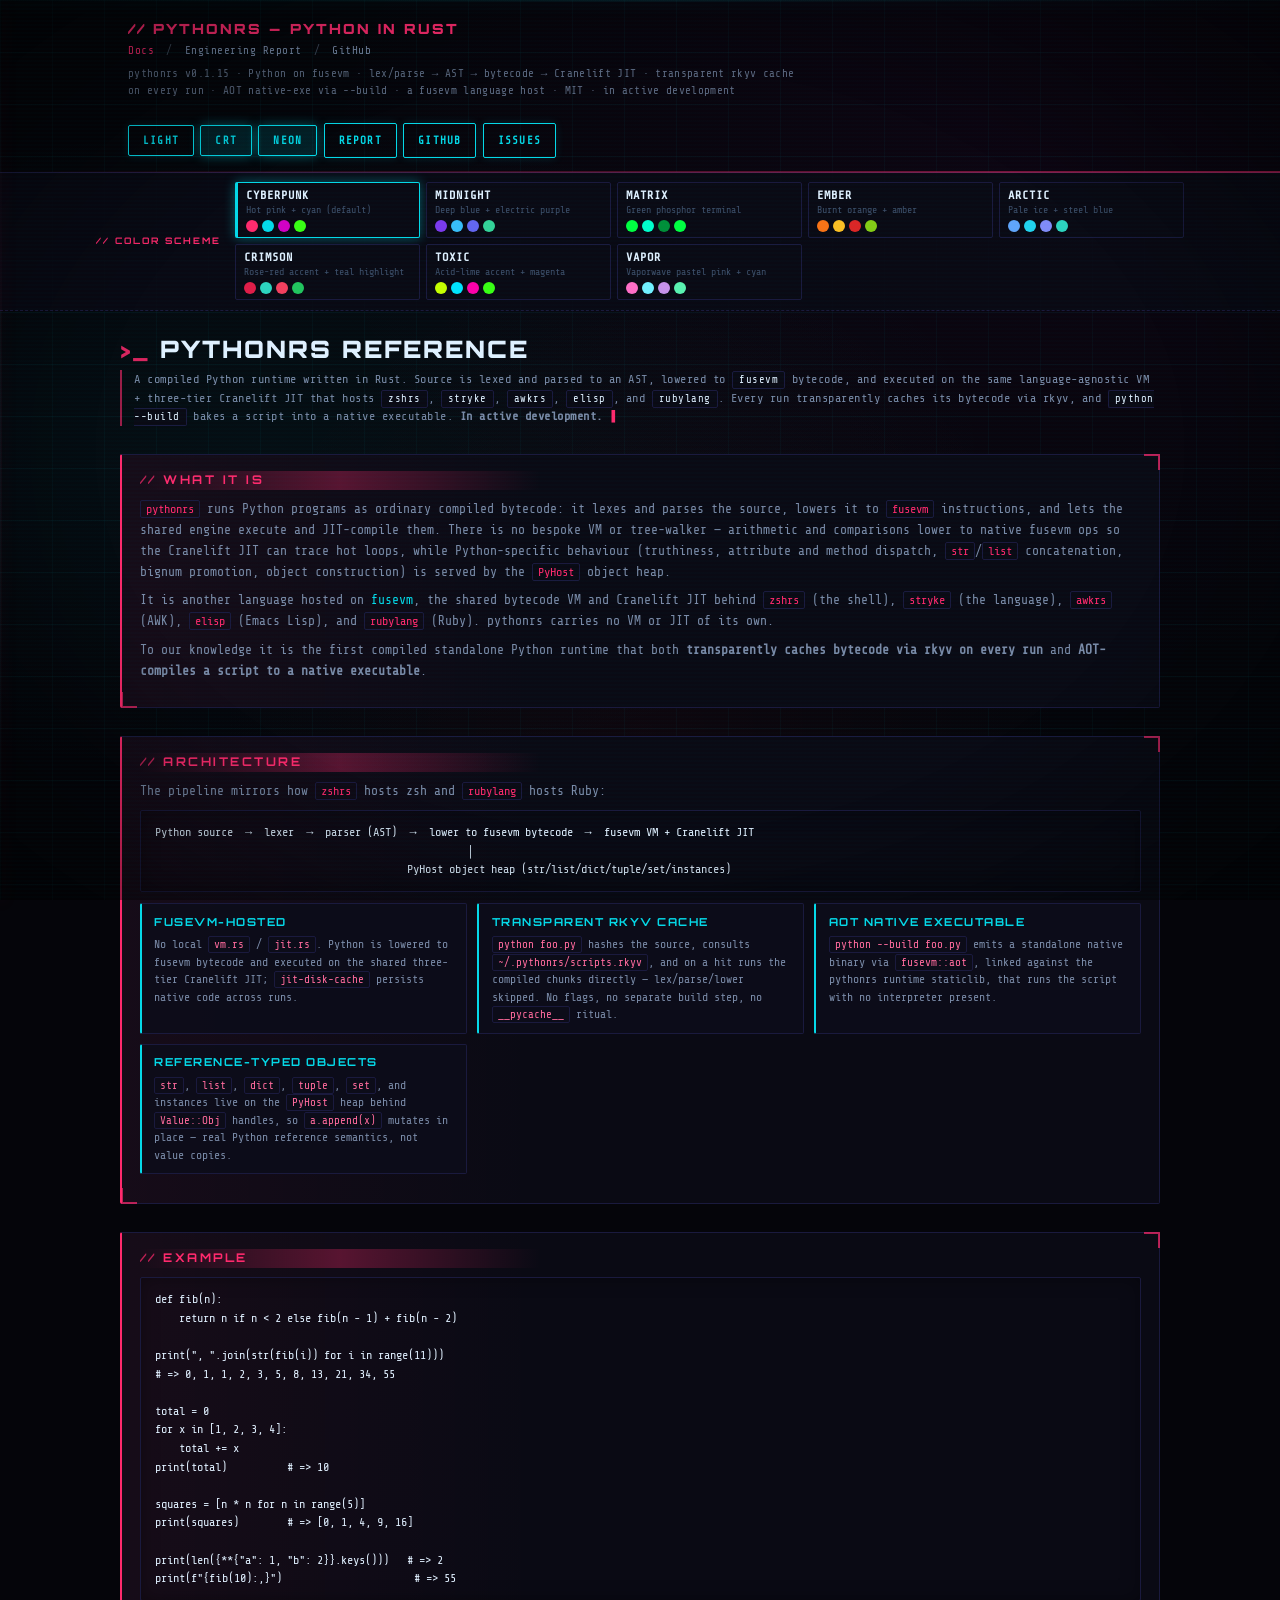
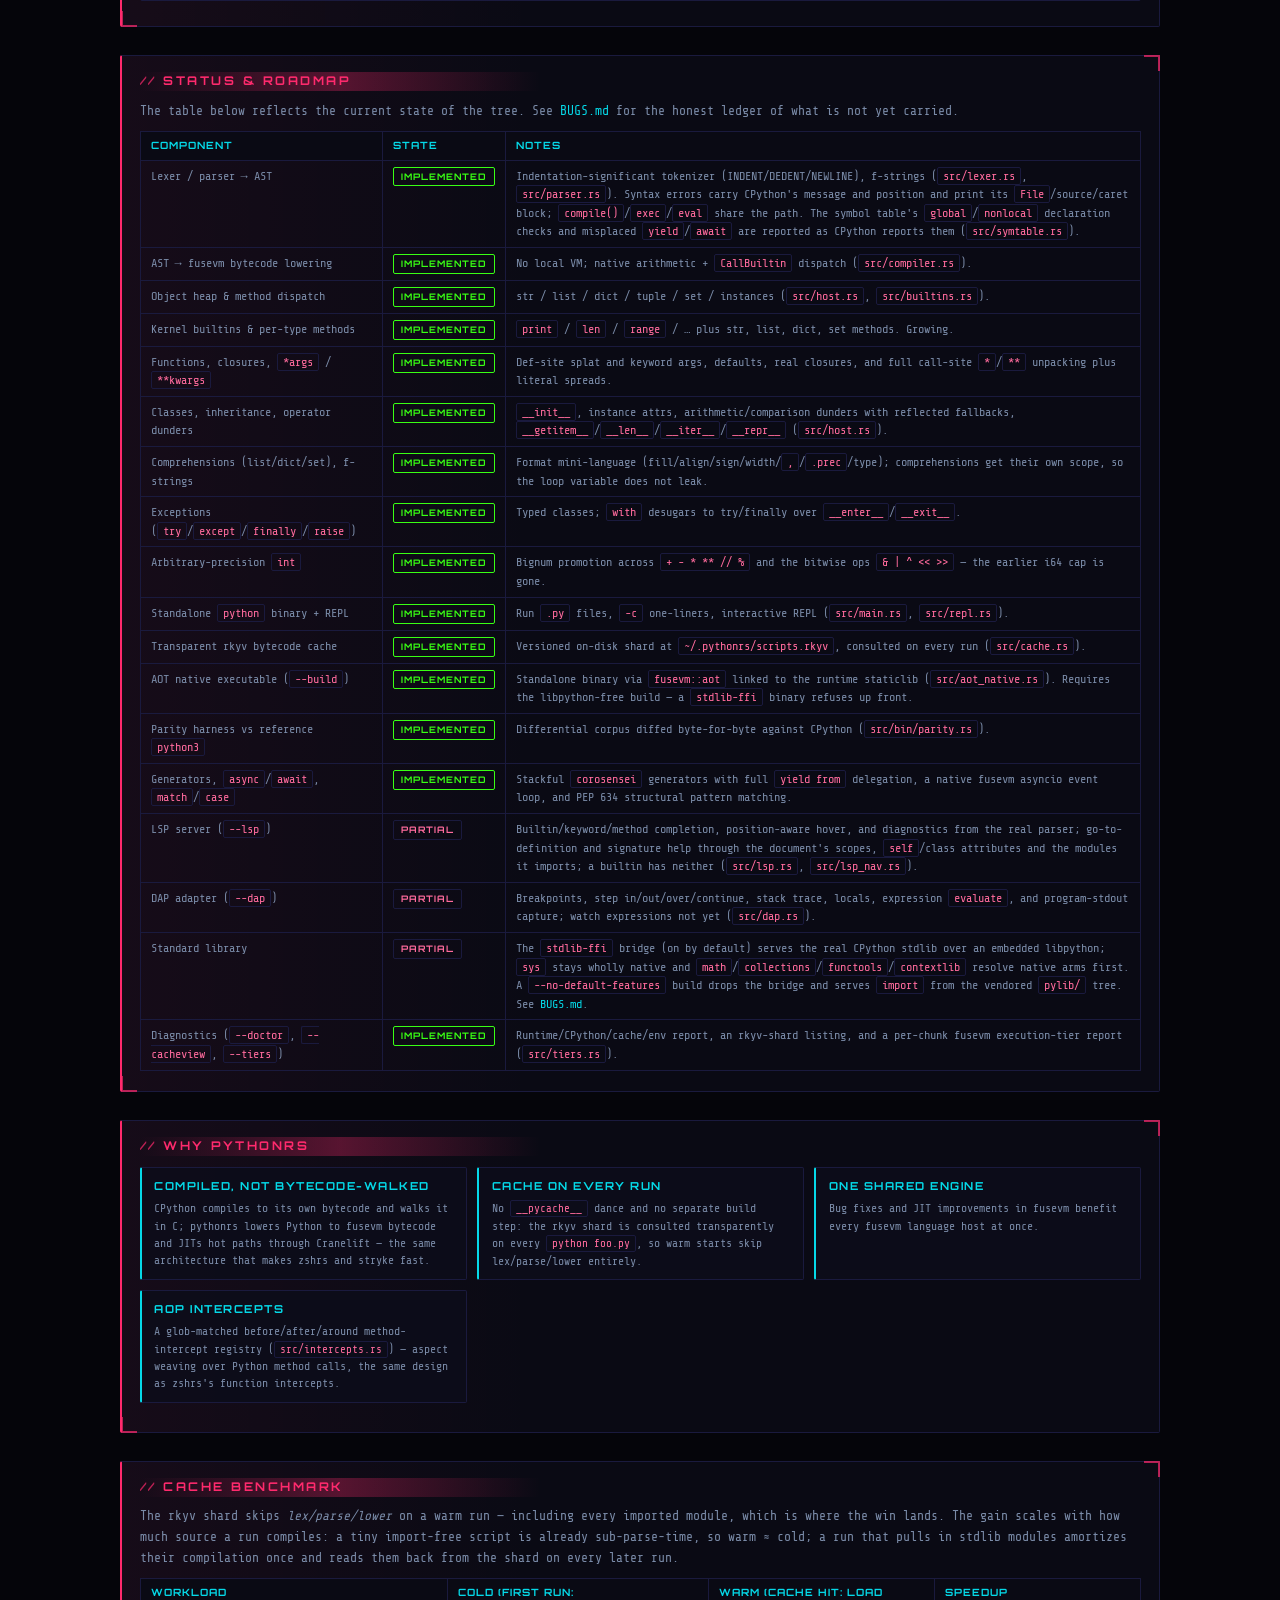
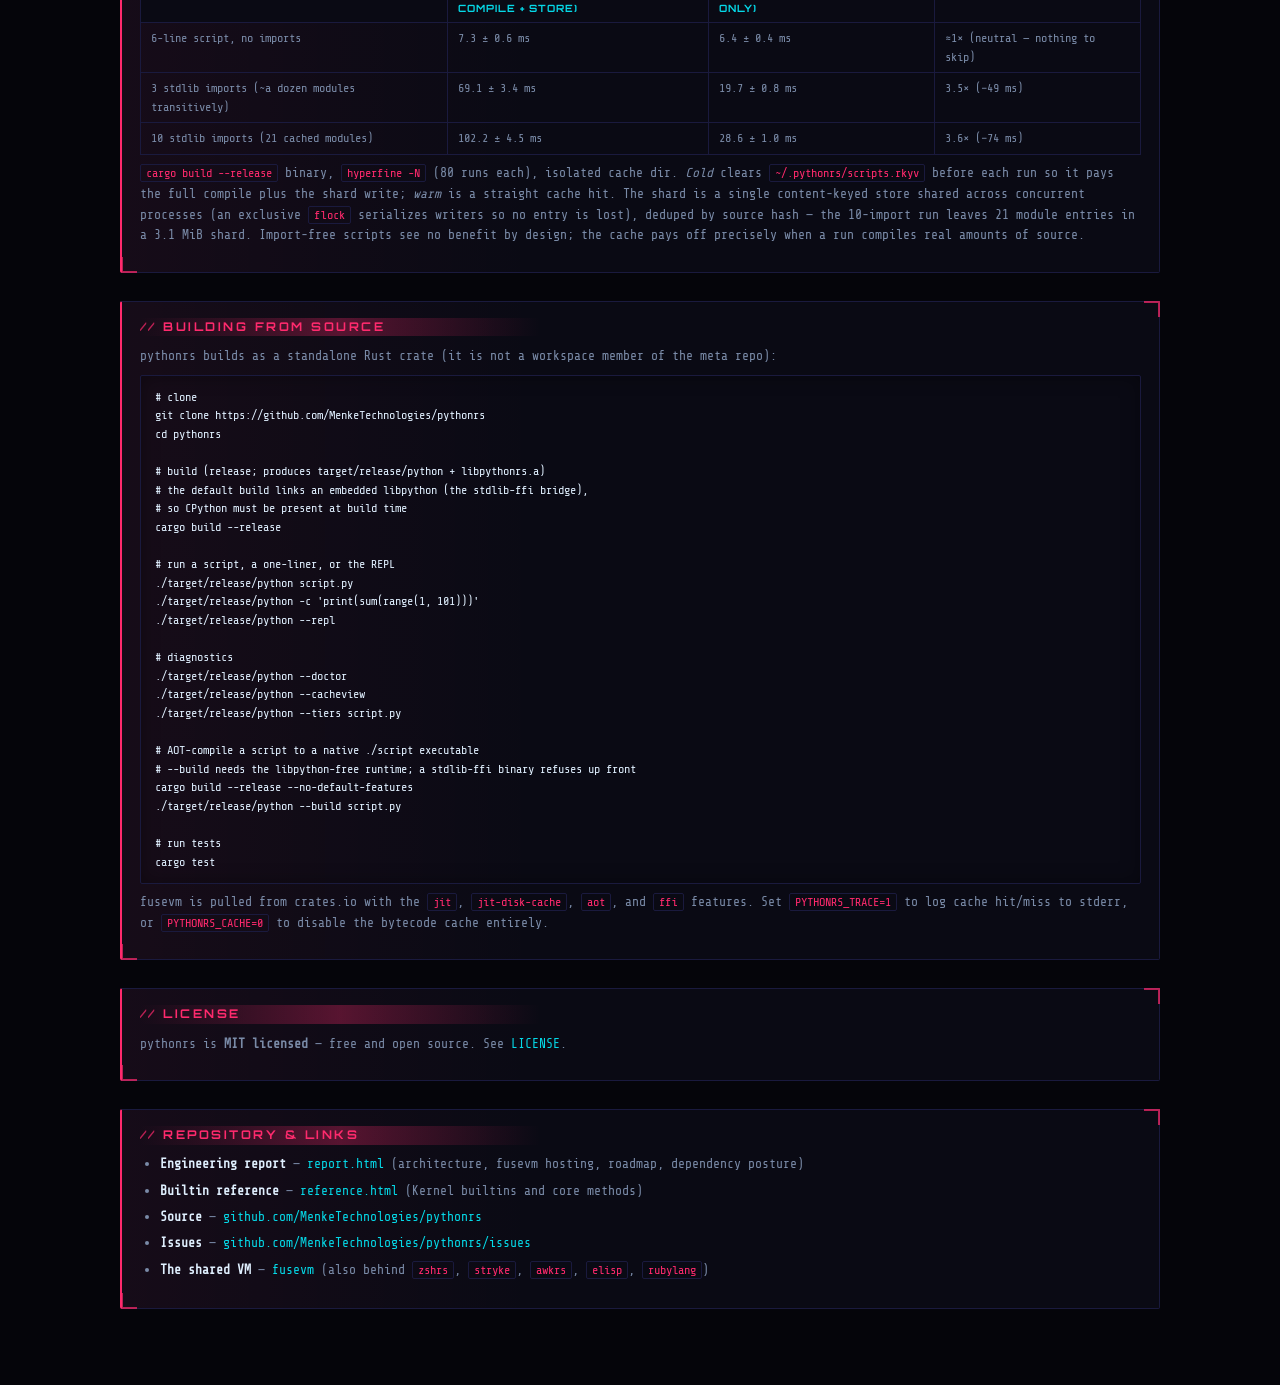
<file: docs/index.html>
<!DOCTYPE html>
<html lang="en">
<head>
  <meta charset="utf-8">
  <meta name="viewport" content="width=device-width, initial-scale=1">
  <meta name="color-scheme" content="dark light">
  <meta name="description" content="pythonrs — Python in Rust. A compiled Python runtime: source lexed and parsed to an AST, lowered to fusevm bytecode, and run on the shared bytecode VM with a three-tier Cranelift JIT. Transparent rkyv bytecode cache on every run, plus AOT to a native executable. MIT licensed.">
  <title>pythonrs — Documentation</title>
  <link rel="preconnect" href="https://fonts.googleapis.com">
  <link rel="preconnect" href="https://fonts.gstatic.com" crossorigin>
  <link href="https://fonts.googleapis.com/css2?family=Orbitron:wght@400;600;700;900&amp;family=Share+Tech+Mono&amp;display=swap" rel="stylesheet">
  <link rel="stylesheet" href="hud-static.css">
  <link rel="stylesheet" href="tutorial.css">
  <style>
    .tutorial-main { max-width: 68rem; }
    .docs-build-line {
      margin: 0.35rem 0 0;
      font-family: 'Share Tech Mono', ui-monospace, monospace;
      font-size: 11px;
      color: var(--text-dim);
      letter-spacing: 0.03em;
      max-width: 42rem;
      opacity: 0.75;
    }
    .hub-scheme-strip {
      border-bottom: 1px dashed var(--border);
      background: color-mix(in srgb, var(--bg-secondary) 85%, transparent);
      padding: 0.55rem 1.5rem 0.65rem;
      position: relative;
    }
    .hub-scheme-strip-inner {
      max-width: 68rem;
      margin: 0 auto;
      display: flex;
      align-items: center;
      gap: 0.85rem;
    }
    .hub-scheme-strip .hud-scheme-label {
      flex: 0 0 auto;
      font-family: 'Orbitron', sans-serif;
      font-size: 9px;
      font-weight: 700;
      letter-spacing: 2px;
      text-transform: uppercase;
      color: var(--accent);
      text-align: left;
    }
    .hub-scheme-strip .scheme-grid {
      flex: 1 1 auto;
      display: grid;
      grid-template-columns: repeat(5, minmax(0, 1fr));
      gap: 6px;
    }
    @media (max-width: 720px) {
      .hub-scheme-strip-inner { flex-direction: column; align-items: stretch; }
      .hub-scheme-strip .scheme-grid { grid-template-columns: repeat(2, minmax(0, 1fr)); }
    }
    .cat-grid {
      display: grid;
      grid-template-columns: repeat(auto-fill, minmax(16rem, 1fr));
      gap: 0.6rem;
      margin: 0.7rem 0;
    }
    .cat-card {
      border: 1px solid var(--border);
      border-left: 2px solid var(--cyan);
      padding: 0.6rem 0.8rem;
      background: color-mix(in srgb, var(--bg-card) 92%, transparent);
      border-radius: 2px;
    }
    .cat-card h4 {
      font-family: 'Orbitron', sans-serif;
      font-size: 11px;
      font-weight: 700;
      letter-spacing: 1.5px;
      text-transform: uppercase;
      color: var(--cyan);
      margin: 0 0 0.35rem;
    }
    .cat-card p { margin: 0; font-size: 11.5px; color: var(--text-dim); line-height: 1.5; }
    .cat-card code { font-size: 11px; color: var(--accent-light); }
    .reflection-table { width: 100%; border-collapse: collapse; margin: 0.6rem 0 0.2rem; font-size: 12px; }
    .reflection-table th {
      background: var(--bg-secondary); color: var(--cyan);
      font-family: 'Orbitron', sans-serif; font-size: 10px; font-weight: 700;
      letter-spacing: 1px; text-transform: uppercase; text-align: left;
      padding: 6px 10px; border: 1px solid var(--border);
    }
    .reflection-table td { padding: 6px 10px; border: 1px solid var(--border); color: var(--text-dim); vertical-align: top; }
    .reflection-table td code { color: var(--accent-light); background: var(--bg); }
    .status-pill {
      display: inline-block; font-family: 'Orbitron', sans-serif; font-size: 9px;
      font-weight: 700; letter-spacing: 1px; text-transform: uppercase;
      padding: 2px 7px; border-radius: 2px; border: 1px solid var(--border);
    }
    .status-ported { color: var(--cyan); border-color: var(--cyan); }
    .status-implemented { color: var(--green); border-color: var(--green); }
    .status-progress { color: var(--accent-light); }
    .status-planned { color: var(--text-muted); }
  </style>
</head>
<body>
  <div class="app tutorial-app" id="docsApp">
    <div class="crt-scanline" id="crtH" aria-hidden="true"></div>
    <div class="crt-scanline-v" id="crtV" aria-hidden="true"></div>

    <header class="tutorial-header">
      <div class="tutorial-header-inner">
        <div>
          <h1 class="tutorial-brand">// PYTHONRS — PYTHON IN RUST</h1>
          <nav class="tutorial-crumbs" aria-label="Breadcrumb">
            <span class="current">Docs</span>
            <span class="sep">/</span>
            <a href="report.html">Engineering Report</a>
            <span class="sep">/</span>
            <a href="https://github.com/MenkeTechnologies/pythonrs" target="_blank" rel="noopener noreferrer">GitHub</a>
          </nav>
          <p class="docs-build-line" id="pythonrsBuildLine">pythonrs v0.1.15 · Python on fusevm · lex/parse → AST → bytecode → Cranelift JIT · transparent rkyv cache on every run · AOT native-exe via --build · a fusevm language host · MIT · in active development</p>
        </div>
        <div class="tutorial-toolbar">
          <button type="button" class="btn btn-secondary" id="btnTheme" title="Toggle light/dark">Theme</button>
          <button type="button" class="btn btn-secondary active" id="btnCrt" title="CRT scanline overlay">CRT</button>
          <button type="button" class="btn btn-secondary active" id="btnNeon" title="Neon border pulse">Neon</button>
          <a class="btn btn-secondary" href="report.html">Report</a>
          <a class="btn btn-secondary" href="https://github.com/MenkeTechnologies/pythonrs" target="_blank" rel="noopener noreferrer">GitHub</a>
          <a class="btn btn-secondary" href="https://github.com/MenkeTechnologies/pythonrs/issues" target="_blank" rel="noopener noreferrer">Issues</a>
        </div>
      </div>
    </header>

    <div class="hub-scheme-strip">
      <div class="hub-scheme-strip-inner">
        <span class="hud-scheme-label">// Color scheme</span>
        <div class="scheme-grid" id="hudSchemeGrid"></div>
      </div>
    </div>

    <main class="tutorial-main">
      <h2 class="tutorial-title"><span class="step-hash">&gt;_</span>PYTHONRS REFERENCE</h2>
      <p class="tutorial-subtitle">A compiled Python runtime written in Rust. Source is lexed and parsed to an AST, lowered to <code>fusevm</code> bytecode, and executed on the same language-agnostic VM + three-tier Cranelift JIT that hosts <code>zshrs</code>, <code>stryke</code>, <code>awkrs</code>, <code>elisp</code>, and <code>rubylang</code>. Every run transparently caches its bytecode via rkyv, and <code>python --build</code> bakes a script into a native executable. <strong>In active development.</strong></p>

      <section class="tutorial-section">
        <h2>What it is</h2>
        <p><code>pythonrs</code> runs Python programs as ordinary compiled bytecode: it lexes and parses the source, lowers it to <code>fusevm</code> instructions, and lets the shared engine execute and JIT-compile them. There is no bespoke VM or tree-walker — arithmetic and comparisons lower to native fusevm ops so the Cranelift JIT can trace hot loops, while Python-specific behaviour (truthiness, attribute and method dispatch, <code>str</code>/<code>list</code> concatenation, bignum promotion, object construction) is served by the <code>PyHost</code> object heap.</p>
        <p>It is another language hosted on <a href="https://github.com/MenkeTechnologies/fusevm">fusevm</a>, the shared bytecode VM and Cranelift JIT behind <code>zshrs</code> (the shell), <code>stryke</code> (the language), <code>awkrs</code> (AWK), <code>elisp</code> (Emacs Lisp), and <code>rubylang</code> (Ruby). pythonrs carries no VM or JIT of its own.</p>
        <p>To our knowledge it is the first compiled standalone Python runtime that both <strong>transparently caches bytecode via rkyv on every run</strong> and <strong>AOT-compiles a script to a native executable</strong>.</p>
      </section>

      <section class="tutorial-section">
        <h2>Architecture</h2>
        <p>The pipeline mirrors how <code>zshrs</code> hosts zsh and <code>rubylang</code> hosts Ruby:</p>
        <pre>Python source  →  lexer  →  parser (AST)  →  lower to fusevm bytecode  →  fusevm VM + Cranelift JIT
                                                    │
                                          PyHost object heap (str/list/dict/tuple/set/instances)</pre>
        <div class="cat-grid">
          <div class="cat-card"><h4>fusevm-hosted</h4><p>No local <code>vm.rs</code> / <code>jit.rs</code>. Python is lowered to fusevm bytecode and executed on the shared three-tier Cranelift JIT; <code>jit-disk-cache</code> persists native code across runs.</p></div>
          <div class="cat-card"><h4>Transparent rkyv cache</h4><p><code>python foo.py</code> hashes the source, consults <code>~/.pythonrs/scripts.rkyv</code>, and on a hit runs the compiled chunks directly — lex/parse/lower skipped. No flags, no separate build step, no <code>__pycache__</code> ritual.</p></div>
          <div class="cat-card"><h4>AOT native executable</h4><p><code>python --build foo.py</code> emits a standalone native binary via <code>fusevm::aot</code>, linked against the pythonrs runtime staticlib, that runs the script with no interpreter present.</p></div>
          <div class="cat-card"><h4>Reference-typed objects</h4><p><code>str</code>, <code>list</code>, <code>dict</code>, <code>tuple</code>, <code>set</code>, and instances live on the <code>PyHost</code> heap behind <code>Value::Obj</code> handles, so <code>a.append(x)</code> mutates in place — real Python reference semantics, not value copies.</p></div>
        </div>
      </section>

      <section class="tutorial-section">
        <h2>Example</h2>
<pre>def fib(n):
    return n if n &lt; 2 else fib(n - 1) + fib(n - 2)

print(", ".join(str(fib(i)) for i in range(11)))
# =&gt; 0, 1, 1, 2, 3, 5, 8, 13, 21, 34, 55

total = 0
for x in [1, 2, 3, 4]:
    total += x
print(total)          # =&gt; 10

squares = [n * n for n in range(5)]
print(squares)        # =&gt; [0, 1, 4, 9, 16]

print(len({**{"a": 1, "b": 2}}.keys()))   # =&gt; 2
print(f"{fib(10):,}")                      # =&gt; 55</pre>
      </section>

      <section class="tutorial-section">
        <h2>Status &amp; roadmap</h2>
        <p>The table below reflects the current state of the tree. See <a href="https://github.com/MenkeTechnologies/pythonrs/blob/main/BUGS.md">BUGS.md</a> for the honest ledger of what is not yet carried.</p>
        <table class="reflection-table">
          <thead><tr><th>Component</th><th>State</th><th>Notes</th></tr></thead>
          <tbody>
            <tr><td>Lexer / parser → AST</td><td><span class="status-pill status-implemented">Implemented</span></td><td>Indentation-significant tokenizer (INDENT/DEDENT/NEWLINE), f-strings (<code>src/lexer.rs</code>, <code>src/parser.rs</code>). Syntax errors carry CPython's message and position and print its <code>File</code>/source/caret block; <code>compile()</code>/<code>exec</code>/<code>eval</code> share the path. The symbol table's <code>global</code>/<code>nonlocal</code> declaration checks and misplaced <code>yield</code>/<code>await</code> are reported as CPython reports them (<code>src/symtable.rs</code>).</td></tr>
            <tr><td>AST → fusevm bytecode lowering</td><td><span class="status-pill status-implemented">Implemented</span></td><td>No local VM; native arithmetic + <code>CallBuiltin</code> dispatch (<code>src/compiler.rs</code>).</td></tr>
            <tr><td>Object heap &amp; method dispatch</td><td><span class="status-pill status-implemented">Implemented</span></td><td>str / list / dict / tuple / set / instances (<code>src/host.rs</code>, <code>src/builtins.rs</code>).</td></tr>
            <tr><td>Kernel builtins &amp; per-type methods</td><td><span class="status-pill status-implemented">Implemented</span></td><td><code>print</code> / <code>len</code> / <code>range</code> / … plus str, list, dict, set methods. Growing.</td></tr>
            <tr><td>Functions, closures, <code>*args</code> / <code>**kwargs</code></td><td><span class="status-pill status-implemented">Implemented</span></td><td>Def-site splat and keyword args, defaults, real closures, and full call-site <code>*</code>/<code>**</code> unpacking plus literal spreads.</td></tr>
            <tr><td>Classes, inheritance, operator dunders</td><td><span class="status-pill status-implemented">Implemented</span></td><td><code>__init__</code>, instance attrs, arithmetic/comparison dunders with reflected fallbacks, <code>__getitem__</code>/<code>__len__</code>/<code>__iter__</code>/<code>__repr__</code> (<code>src/host.rs</code>).</td></tr>
            <tr><td>Comprehensions (list/dict/set), f-strings</td><td><span class="status-pill status-implemented">Implemented</span></td><td>Format mini-language (fill/align/sign/width/<code>,</code>/<code>.prec</code>/type); comprehensions get their own scope, so the loop variable does not leak.</td></tr>
            <tr><td>Exceptions (<code>try</code>/<code>except</code>/<code>finally</code>/<code>raise</code>)</td><td><span class="status-pill status-implemented">Implemented</span></td><td>Typed classes; <code>with</code> desugars to try/finally over <code>__enter__</code>/<code>__exit__</code>.</td></tr>
            <tr><td>Arbitrary-precision <code>int</code></td><td><span class="status-pill status-implemented">Implemented</span></td><td>Bignum promotion across <code>+ - * ** // %</code> and the bitwise ops <code>&amp; | ^ &lt;&lt; &gt;&gt;</code> — the earlier i64 cap is gone.</td></tr>
            <tr><td>Standalone <code>python</code> binary + REPL</td><td><span class="status-pill status-implemented">Implemented</span></td><td>Run <code>.py</code> files, <code>-c</code> one-liners, interactive REPL (<code>src/main.rs</code>, <code>src/repl.rs</code>).</td></tr>
            <tr><td>Transparent rkyv bytecode cache</td><td><span class="status-pill status-implemented">Implemented</span></td><td>Versioned on-disk shard at <code>~/.pythonrs/scripts.rkyv</code>, consulted on every run (<code>src/cache.rs</code>).</td></tr>
            <tr><td>AOT native executable (<code>--build</code>)</td><td><span class="status-pill status-implemented">Implemented</span></td><td>Standalone binary via <code>fusevm::aot</code> linked to the runtime staticlib (<code>src/aot_native.rs</code>). Requires the libpython-free build — a <code>stdlib-ffi</code> binary refuses up front.</td></tr>
            <tr><td>Parity harness vs reference <code>python3</code></td><td><span class="status-pill status-implemented">Implemented</span></td><td>Differential corpus diffed byte-for-byte against CPython (<code>src/bin/parity.rs</code>).</td></tr>
            <tr><td>Generators, <code>async</code>/<code>await</code>, <code>match</code>/<code>case</code></td><td><span class="status-pill status-implemented">Implemented</span></td><td>Stackful <code>corosensei</code> generators with full <code>yield from</code> delegation, a native fusevm asyncio event loop, and PEP 634 structural pattern matching.</td></tr>
            <tr><td>LSP server (<code>--lsp</code>)</td><td><span class="status-pill status-progress">Partial</span></td><td>Builtin/keyword/method completion, position-aware hover, and diagnostics from the real parser; go-to-definition and signature help through the document's scopes, <code>self</code>/class attributes and the modules it imports; a builtin has neither (<code>src/lsp.rs</code>, <code>src/lsp_nav.rs</code>).</td></tr>
            <tr><td>DAP adapter (<code>--dap</code>)</td><td><span class="status-pill status-progress">Partial</span></td><td>Breakpoints, step in/out/over/continue, stack trace, locals, expression <code>evaluate</code>, and program-stdout capture; watch expressions not yet (<code>src/dap.rs</code>).</td></tr>
            <tr><td>Standard library</td><td><span class="status-pill status-progress">Partial</span></td><td>The <code>stdlib-ffi</code> bridge (on by default) serves the real CPython stdlib over an embedded libpython; <code>sys</code> stays wholly native and <code>math</code>/<code>collections</code>/<code>functools</code>/<code>contextlib</code> resolve native arms first. A <code>--no-default-features</code> build drops the bridge and serves <code>import</code> from the vendored <code>pylib/</code> tree. See <a href="https://github.com/MenkeTechnologies/pythonrs/blob/main/BUGS.md">BUGS.md</a>.</td></tr>
            <tr><td>Diagnostics (<code>--doctor</code>, <code>--cacheview</code>, <code>--tiers</code>)</td><td><span class="status-pill status-implemented">Implemented</span></td><td>Runtime/CPython/cache/env report, an rkyv-shard listing, and a per-chunk fusevm execution-tier report (<code>src/tiers.rs</code>).</td></tr>
          </tbody>
        </table>
      </section>

      <section class="tutorial-section">
        <h2>Why pythonrs</h2>
        <div class="cat-grid">
          <div class="cat-card"><h4>Compiled, not bytecode-walked</h4><p>CPython compiles to its own bytecode and walks it in C; pythonrs lowers Python to fusevm bytecode and JITs hot paths through Cranelift — the same architecture that makes zshrs and stryke fast.</p></div>
          <div class="cat-card"><h4>Cache on every run</h4><p>No <code>__pycache__</code> dance and no separate build step: the rkyv shard is consulted transparently on every <code>python foo.py</code>, so warm starts skip lex/parse/lower entirely.</p></div>
          <div class="cat-card"><h4>One shared engine</h4><p>Bug fixes and JIT improvements in fusevm benefit every fusevm language host at once.</p></div>
          <div class="cat-card"><h4>AOP intercepts</h4><p>A glob-matched before/after/around method-intercept registry (<code>src/intercepts.rs</code>) — aspect weaving over Python method calls, the same design as zshrs's function intercepts.</p></div>
        </div>
      </section>

      <section class="tutorial-section">
        <h2>Cache benchmark</h2>
        <p>The rkyv shard skips <em>lex/parse/lower</em> on a warm run — including every imported module, which is where the win lands. The gain scales with how much source a run compiles: a tiny import-free script is already sub-parse-time, so warm ≈ cold; a run that pulls in stdlib modules amortizes their compilation once and reads them back from the shard on every later run.</p>
        <table class="reflection-table">
          <thead><tr><th>Workload</th><th>Cold (first run: compile&nbsp;+&nbsp;store)</th><th>Warm (cache hit: load only)</th><th>Speedup</th></tr></thead>
          <tbody>
            <tr><td>6-line script, no imports</td><td>7.3&nbsp;±&nbsp;0.6&nbsp;ms</td><td>6.4&nbsp;±&nbsp;0.4&nbsp;ms</td><td>≈1× (neutral — nothing to skip)</td></tr>
            <tr><td>3 stdlib imports (~a dozen modules transitively)</td><td>69.1&nbsp;±&nbsp;3.4&nbsp;ms</td><td>19.7&nbsp;±&nbsp;0.8&nbsp;ms</td><td>3.5× (−49&nbsp;ms)</td></tr>
            <tr><td>10 stdlib imports (21 cached modules)</td><td>102.2&nbsp;±&nbsp;4.5&nbsp;ms</td><td>28.6&nbsp;±&nbsp;1.0&nbsp;ms</td><td>3.6× (−74&nbsp;ms)</td></tr>
          </tbody>
        </table>
        <p class="docs-note"><code>cargo build --release</code> binary, <code>hyperfine -N</code> (80 runs each), isolated cache dir. <em>Cold</em> clears <code>~/.pythonrs/scripts.rkyv</code> before each run so it pays the full compile plus the shard write; <em>warm</em> is a straight cache hit. The shard is a single content-keyed store shared across concurrent processes (an exclusive <code>flock</code> serializes writers so no entry is lost), deduped by source hash — the 10-import run leaves 21 module entries in a 3.1&nbsp;MiB shard. Import-free scripts see no benefit by design; the cache pays off precisely when a run compiles real amounts of source.</p>
      </section>

      <section class="tutorial-section">
        <h2>Building from source</h2>
        <p>pythonrs builds as a standalone Rust crate (it is not a workspace member of the meta repo):</p>
<pre># clone
git clone https://github.com/MenkeTechnologies/pythonrs
cd pythonrs

# build (release; produces target/release/python + libpythonrs.a)
# the default build links an embedded libpython (the stdlib-ffi bridge),
# so CPython must be present at build time
cargo build --release

# run a script, a one-liner, or the REPL
./target/release/python script.py
./target/release/python -c 'print(sum(range(1, 101)))'
./target/release/python --repl

# diagnostics
./target/release/python --doctor
./target/release/python --cacheview
./target/release/python --tiers script.py

# AOT-compile a script to a native ./script executable
# --build needs the libpython-free runtime; a stdlib-ffi binary refuses up front
cargo build --release --no-default-features
./target/release/python --build script.py

# run tests
cargo test</pre>
        <p>fusevm is pulled from crates.io with the <code>jit</code>, <code>jit-disk-cache</code>, <code>aot</code>, and <code>ffi</code> features. Set <code>PYTHONRS_TRACE=1</code> to log cache hit/miss to stderr, or <code>PYTHONRS_CACHE=0</code> to disable the bytecode cache entirely.</p>
      </section>

      <section class="tutorial-section">
        <h2>License</h2>
        <p>pythonrs is <strong>MIT licensed</strong> — free and open source. See <a href="https://github.com/MenkeTechnologies/pythonrs/blob/main/LICENSE">LICENSE</a>.</p>
      </section>

      <section class="tutorial-section">
        <h2>Repository &amp; links</h2>
        <ul>
          <li><strong>Engineering report</strong> — <a href="report.html">report.html</a> (architecture, fusevm hosting, roadmap, dependency posture)</li>
          <li><strong>Builtin reference</strong> — <a href="reference.html">reference.html</a> (Kernel builtins and core methods)</li>
          <li><strong>Source</strong> — <a href="https://github.com/MenkeTechnologies/pythonrs">github.com/MenkeTechnologies/pythonrs</a></li>
          <li><strong>Issues</strong> — <a href="https://github.com/MenkeTechnologies/pythonrs/issues">github.com/MenkeTechnologies/pythonrs/issues</a></li>
          <li><strong>The shared VM</strong> — <a href="https://github.com/MenkeTechnologies/fusevm">fusevm</a> (also behind <code>zshrs</code>, <code>stryke</code>, <code>awkrs</code>, <code>elisp</code>, <code>rubylang</code>)</li>
        </ul>
      </section>
    </main>
  </div>

  <script src="hud-theme.js"></script>
</body>
</html>
</file>
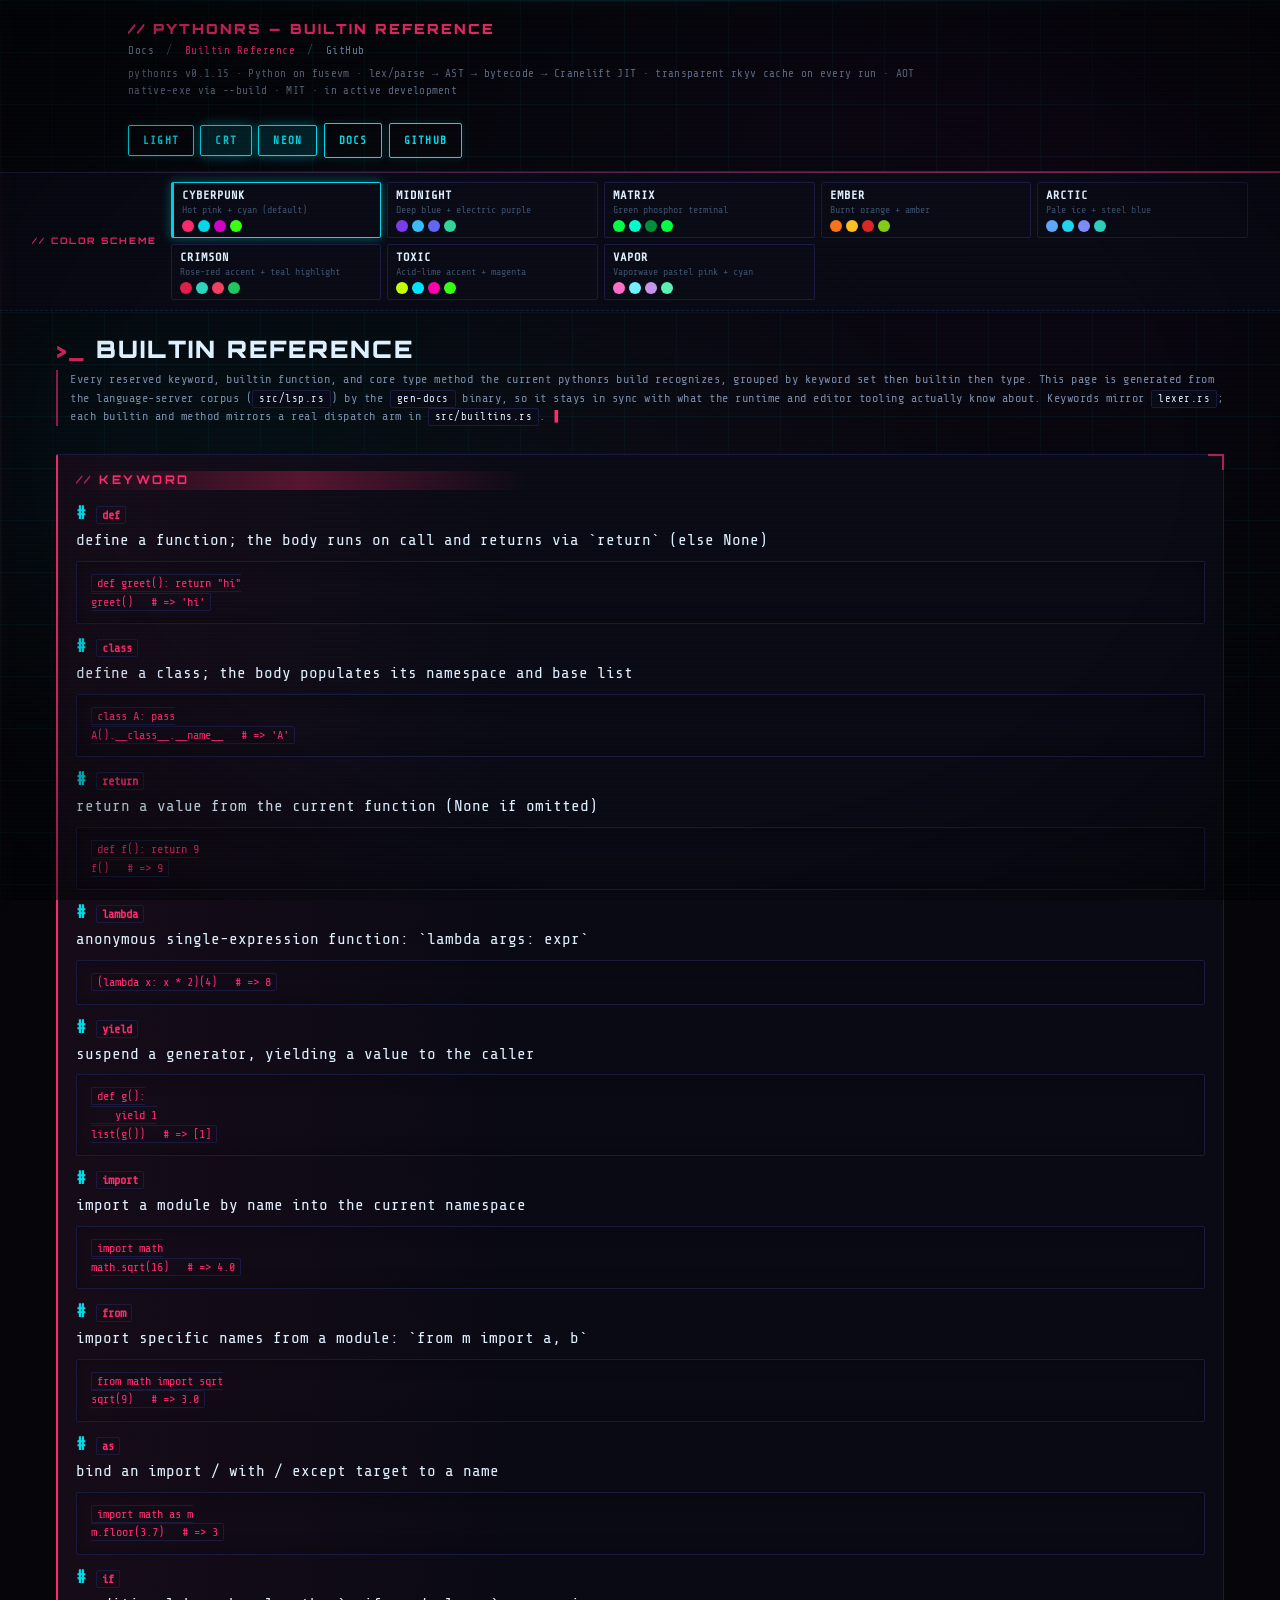
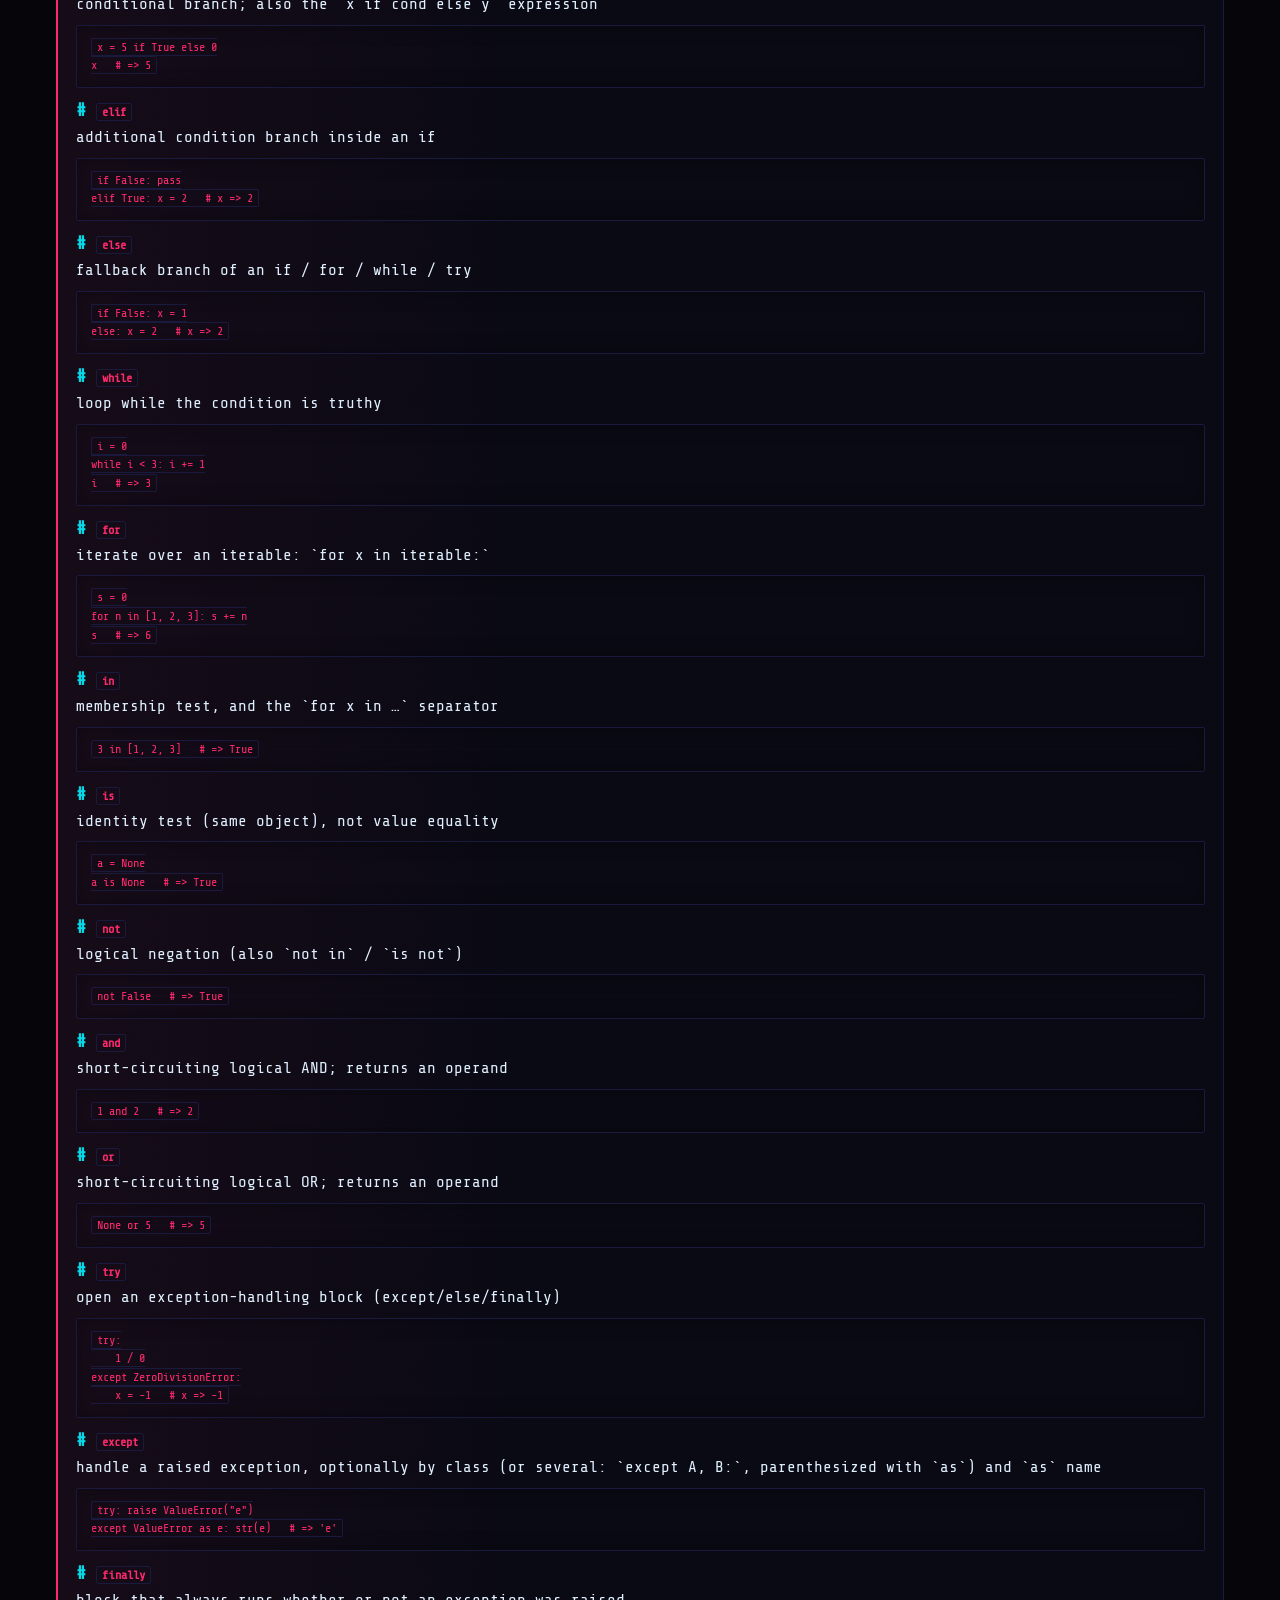
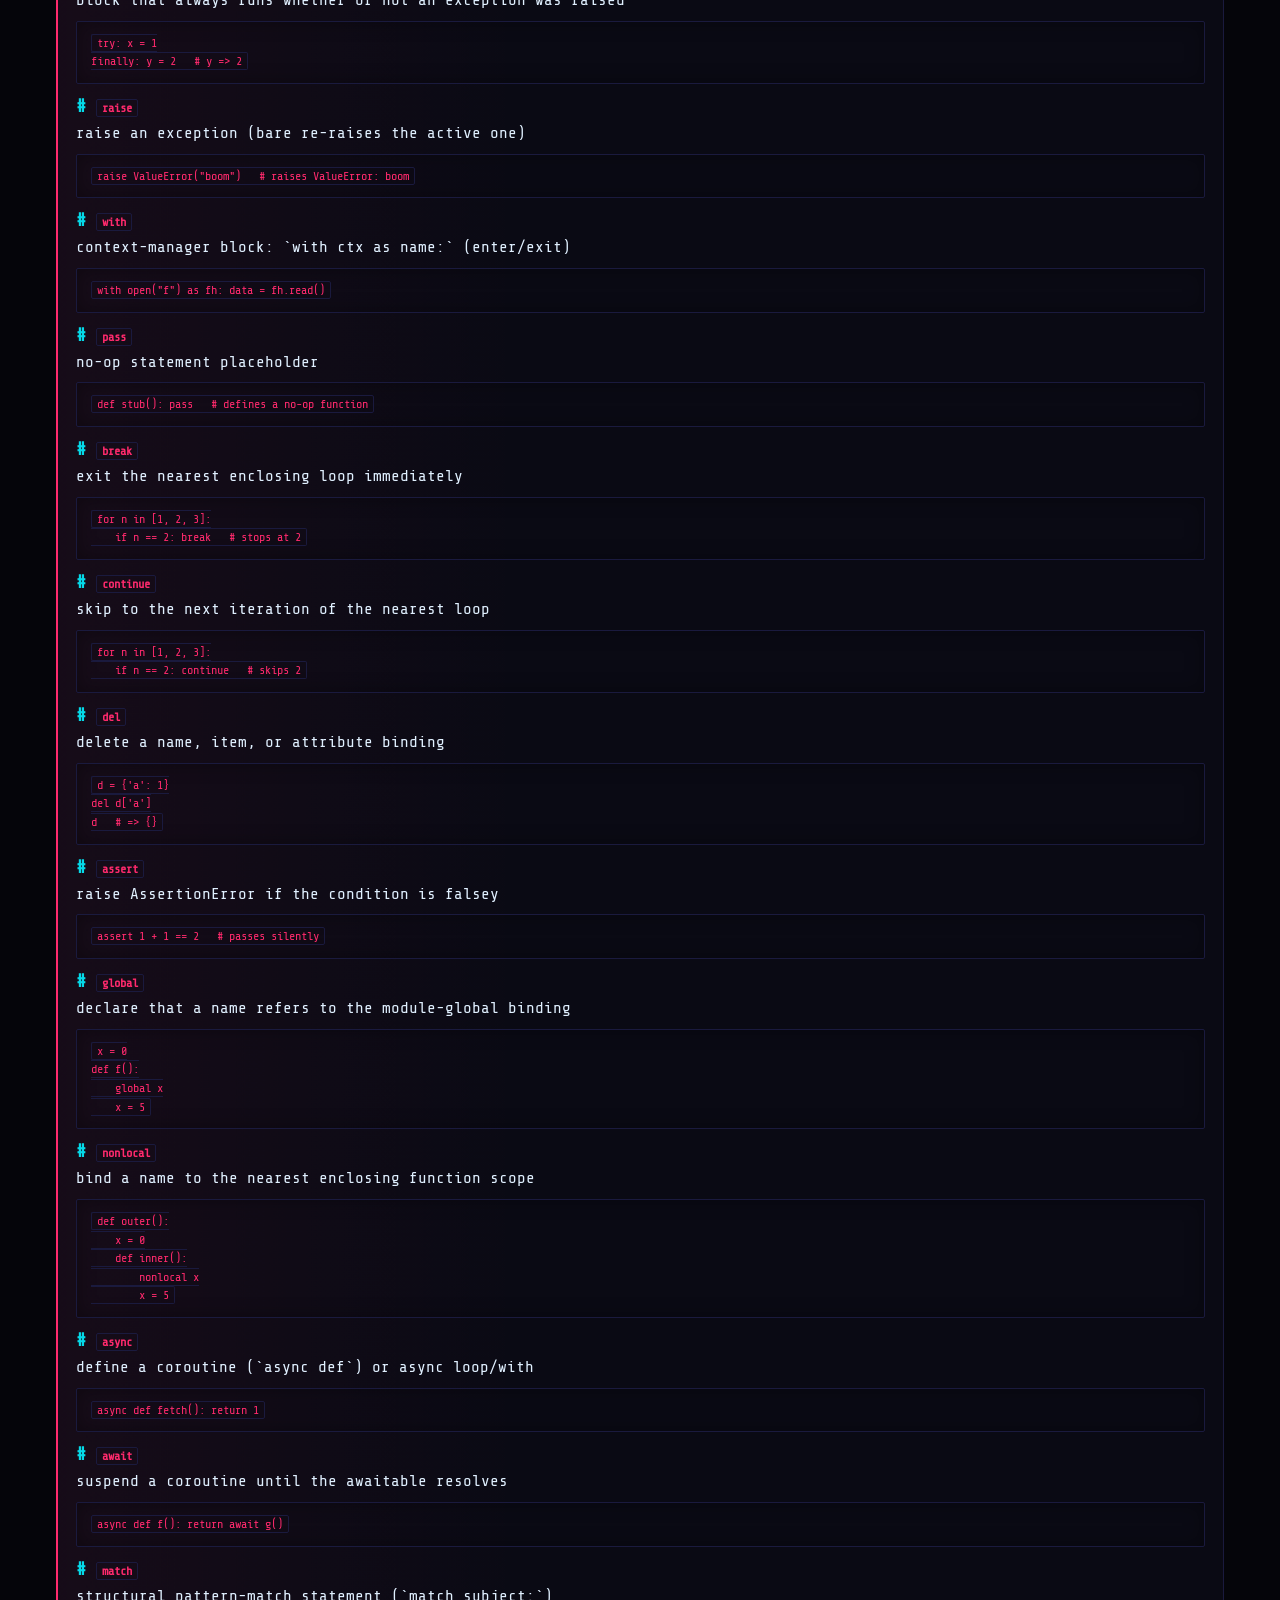
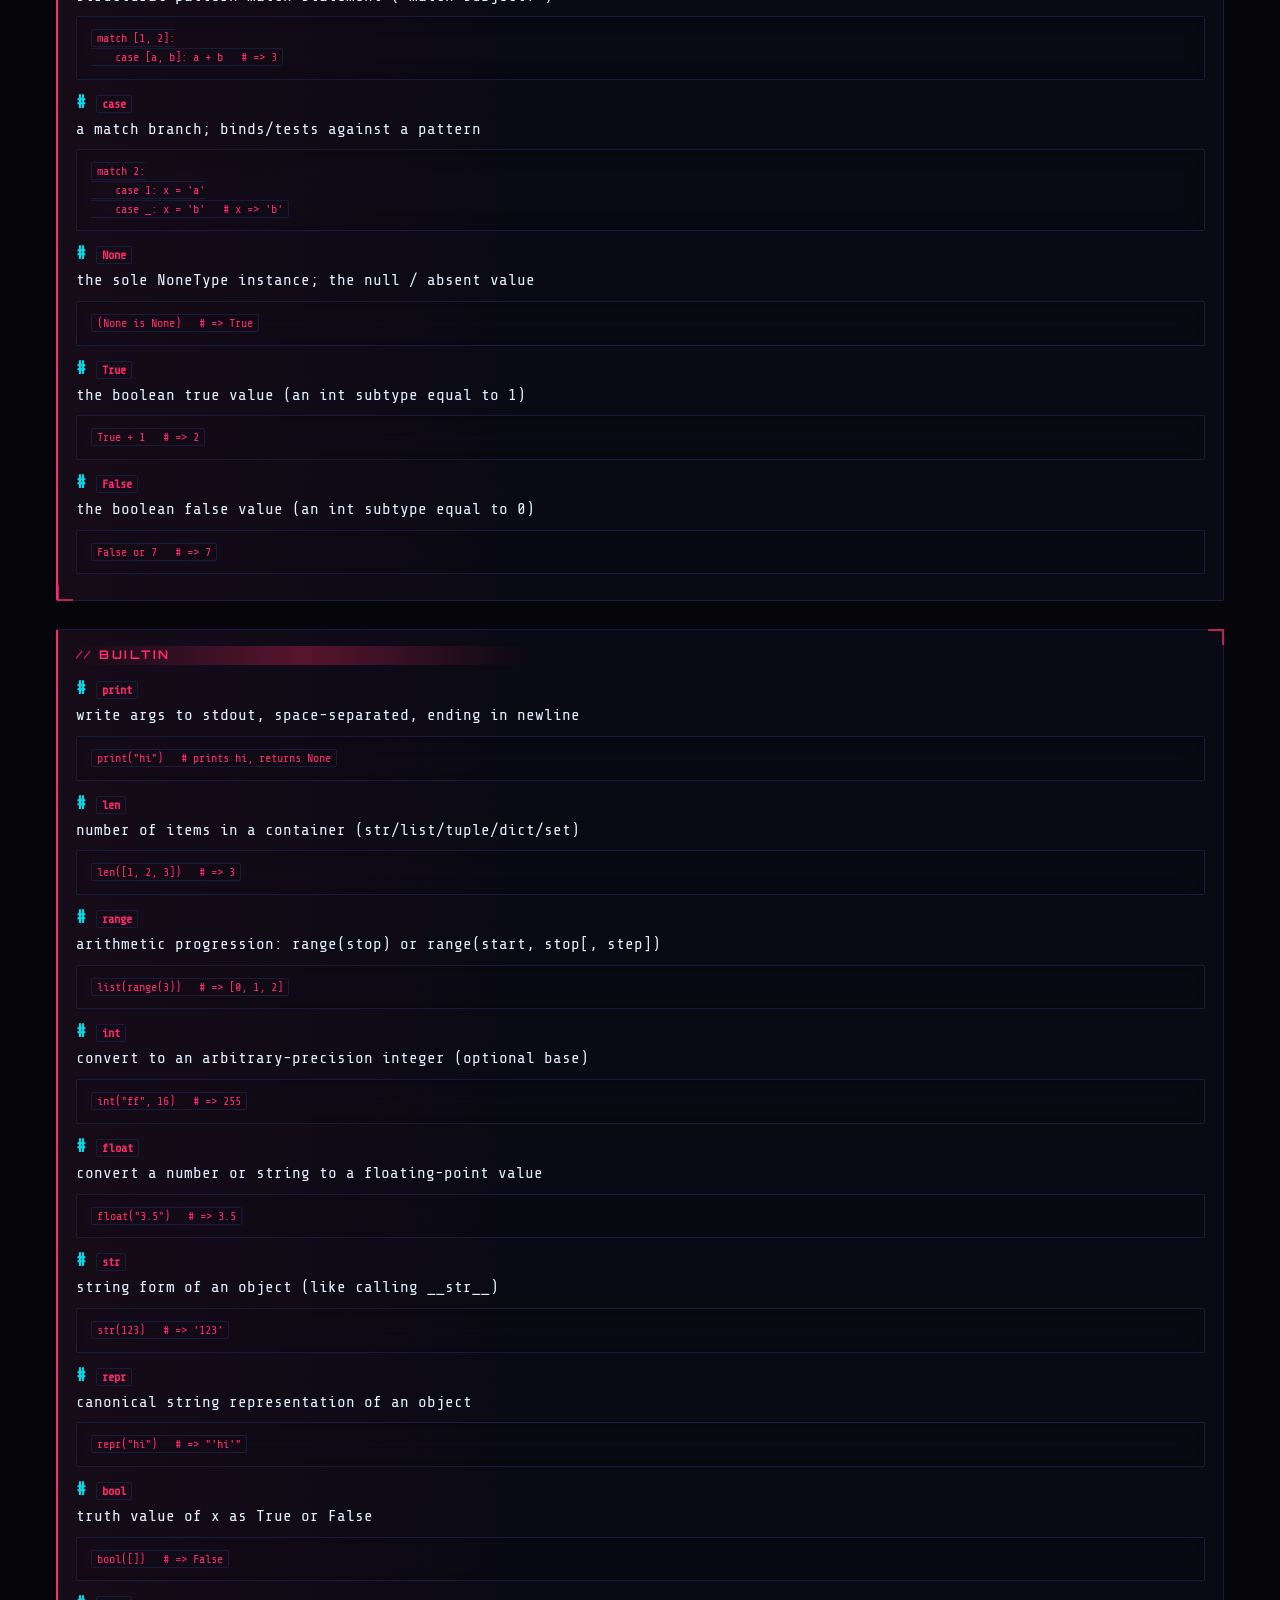
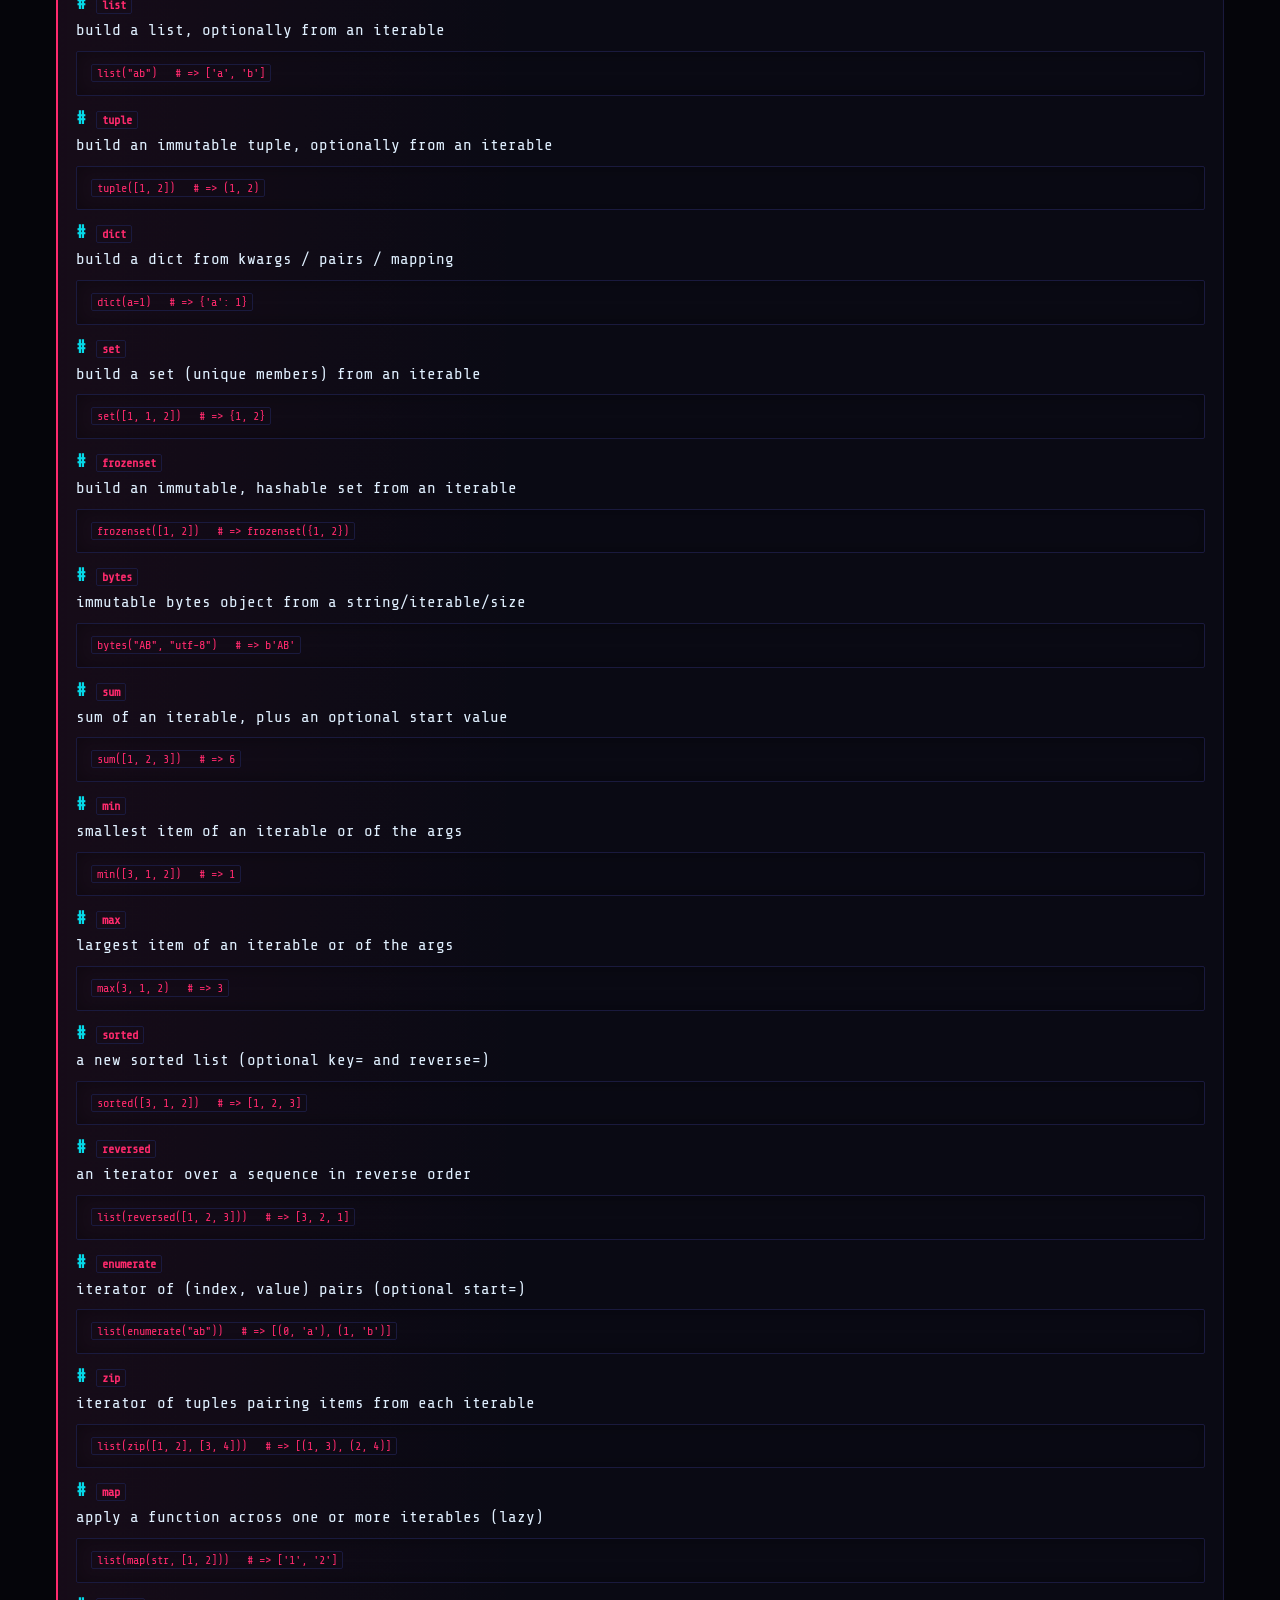
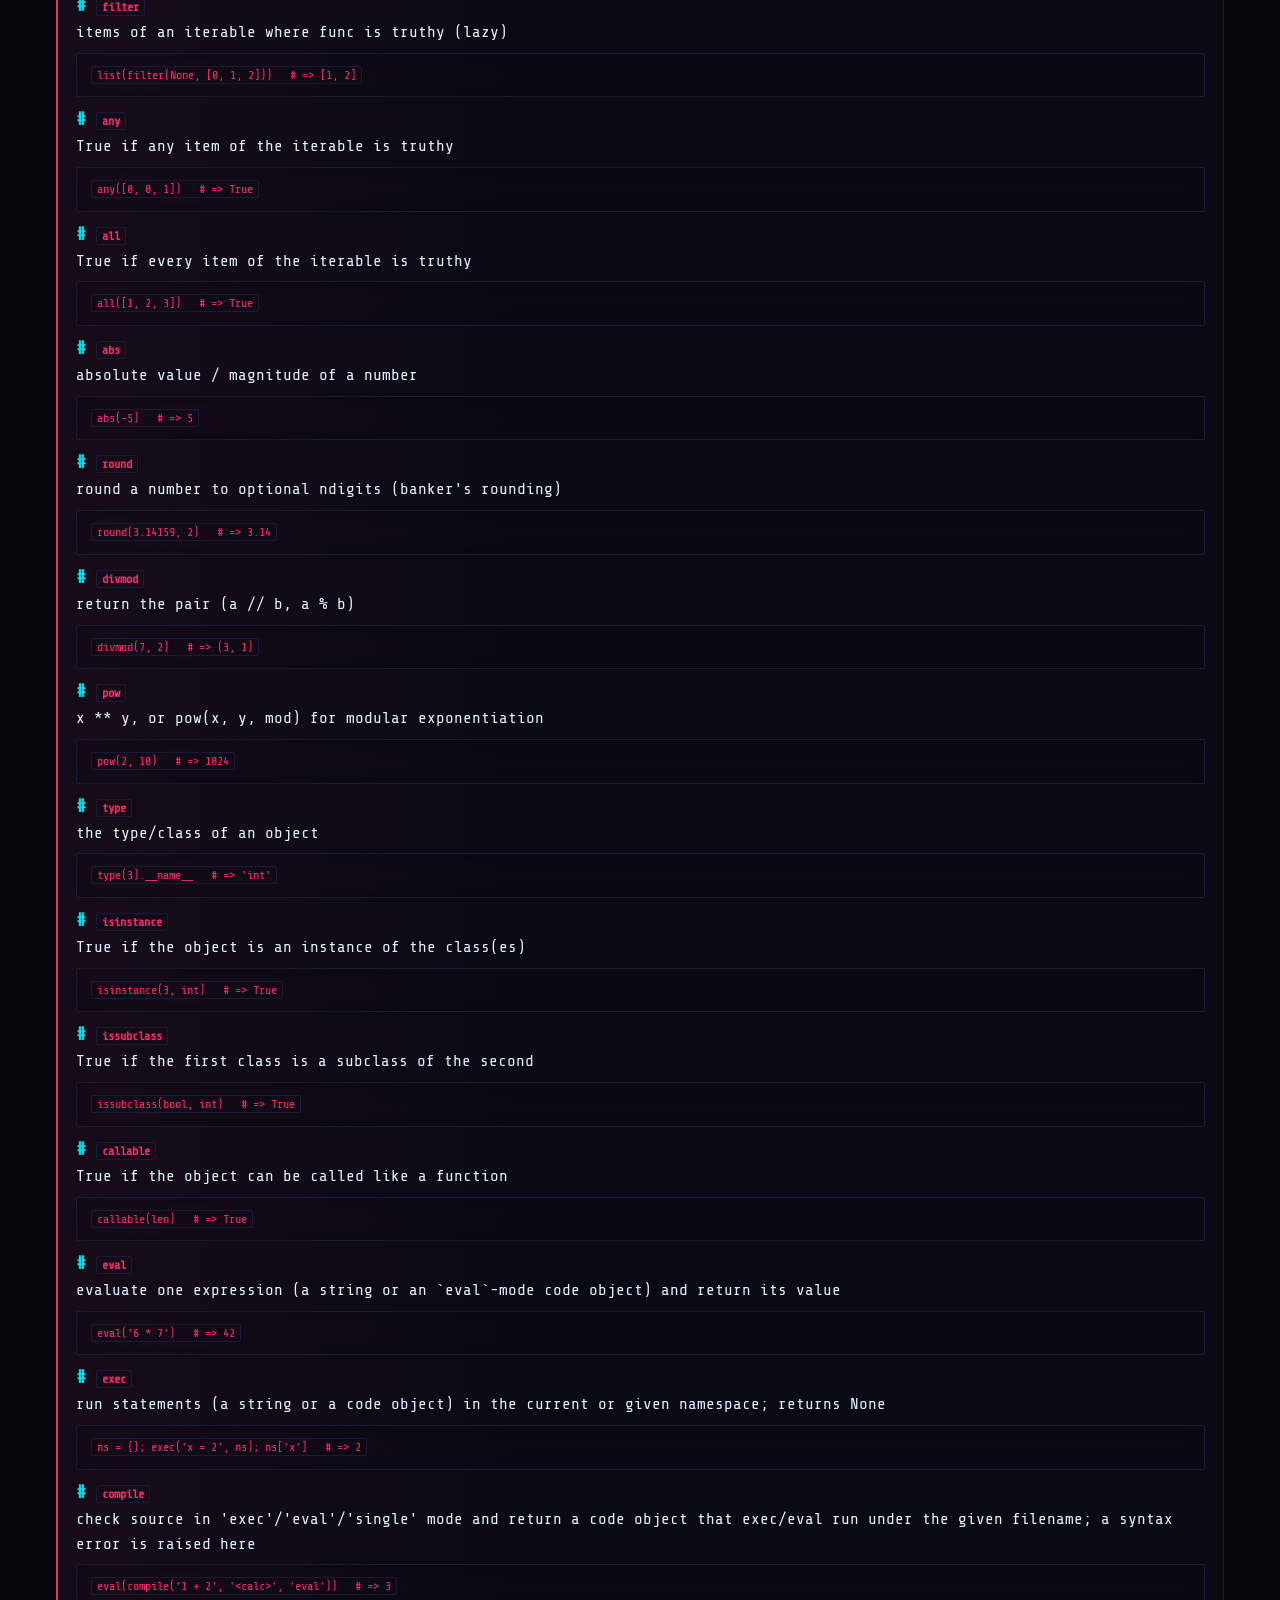
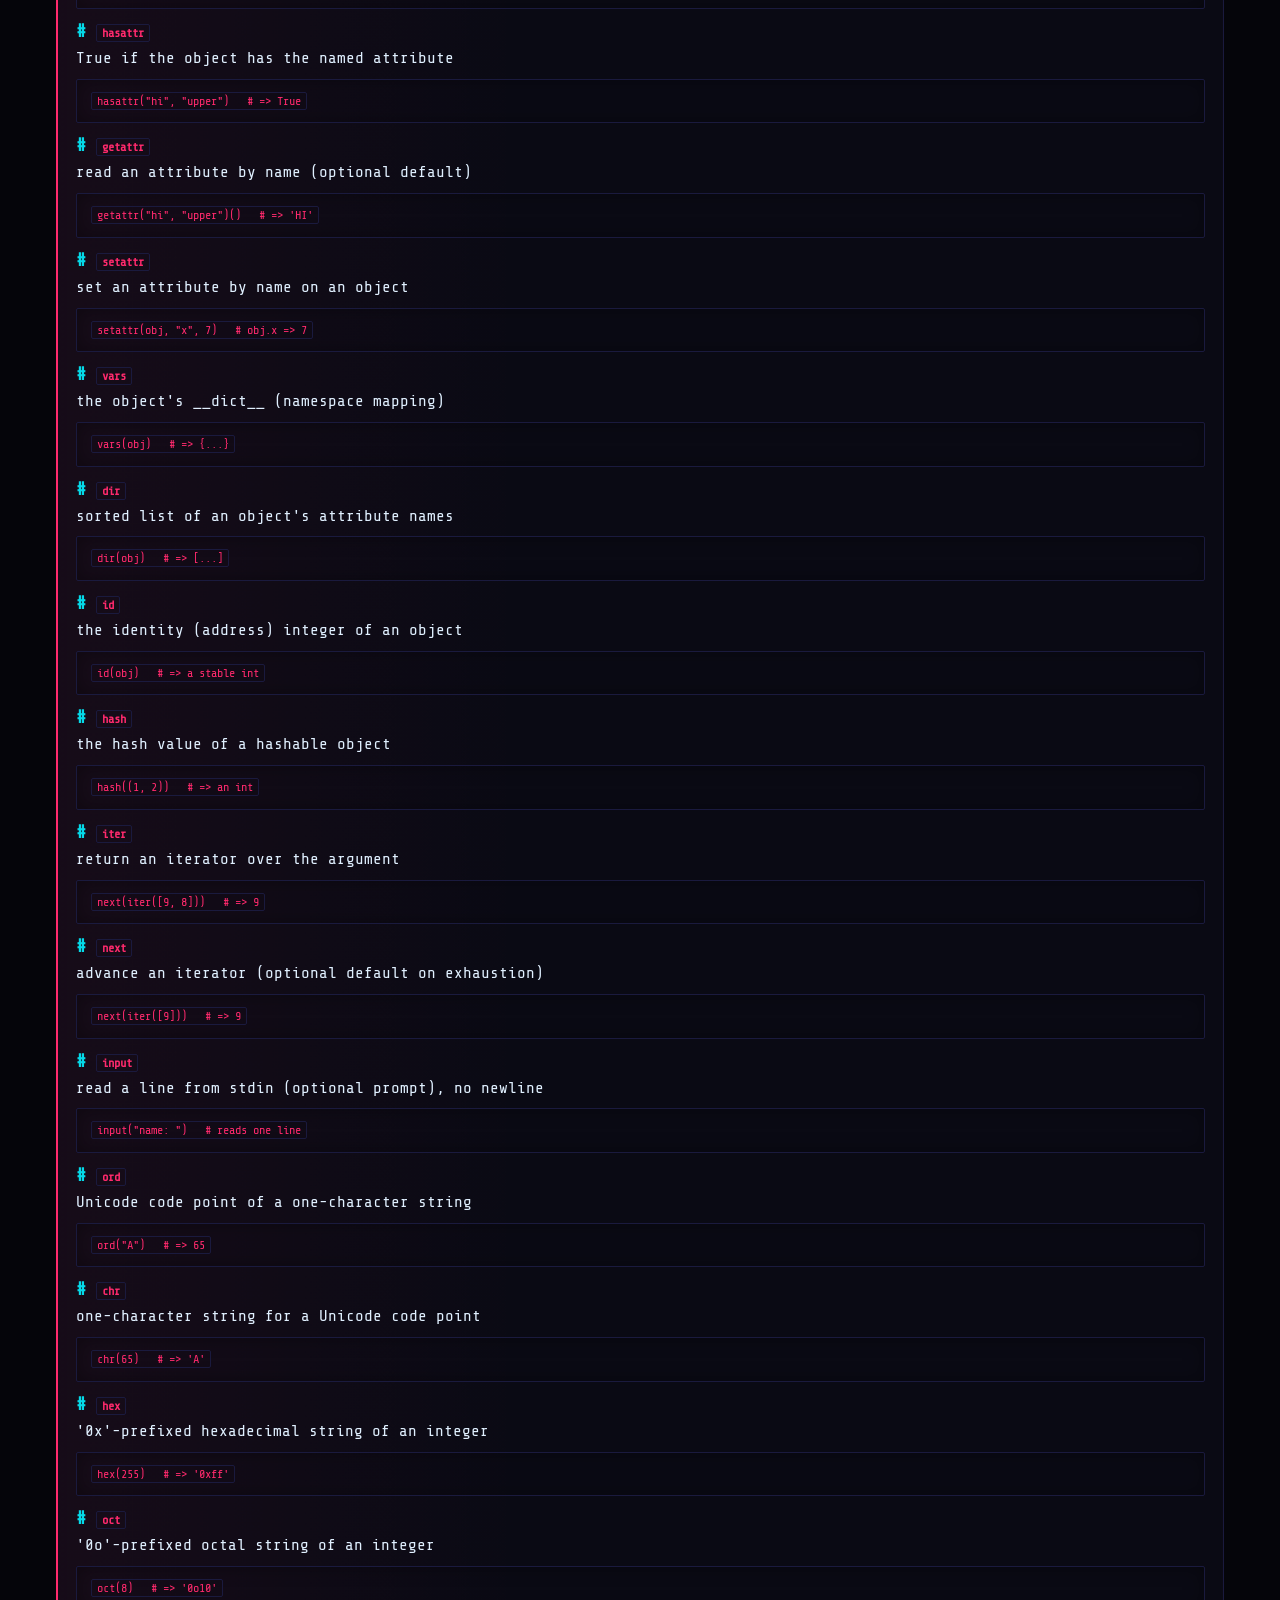
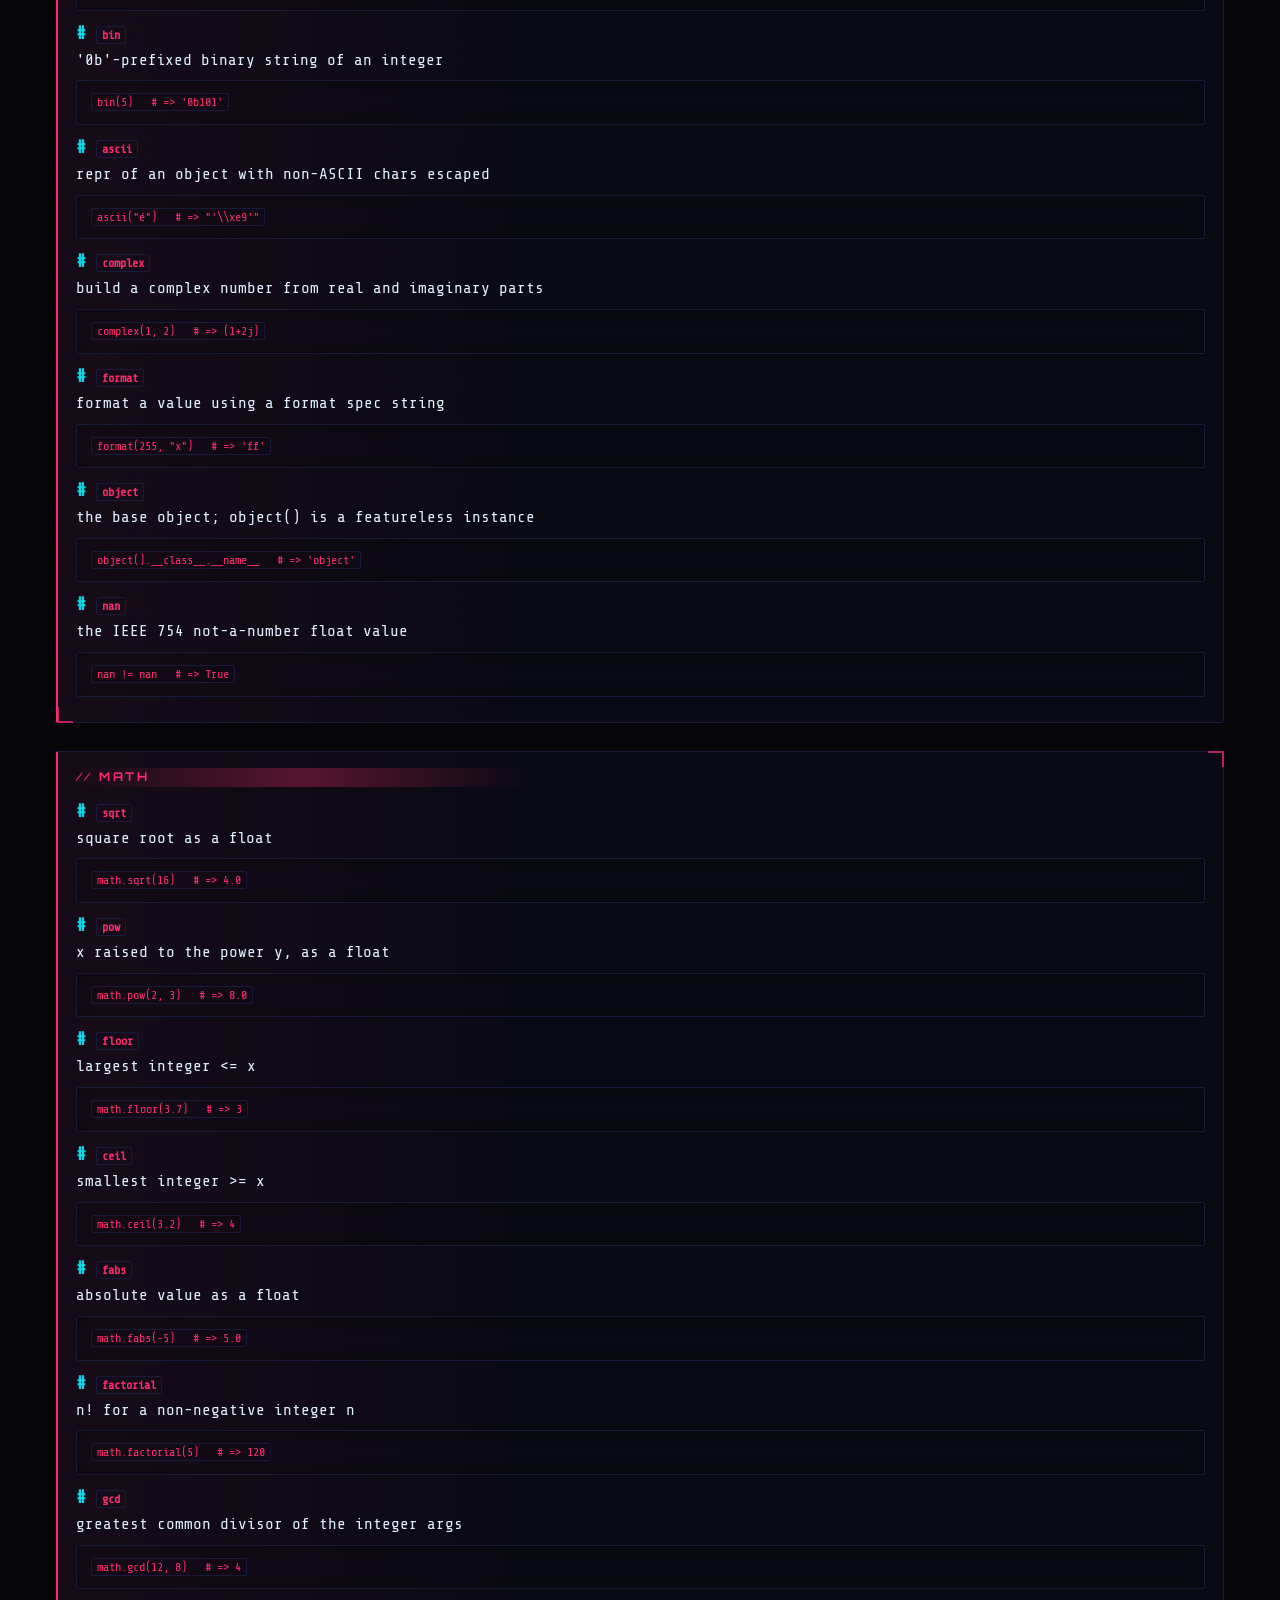
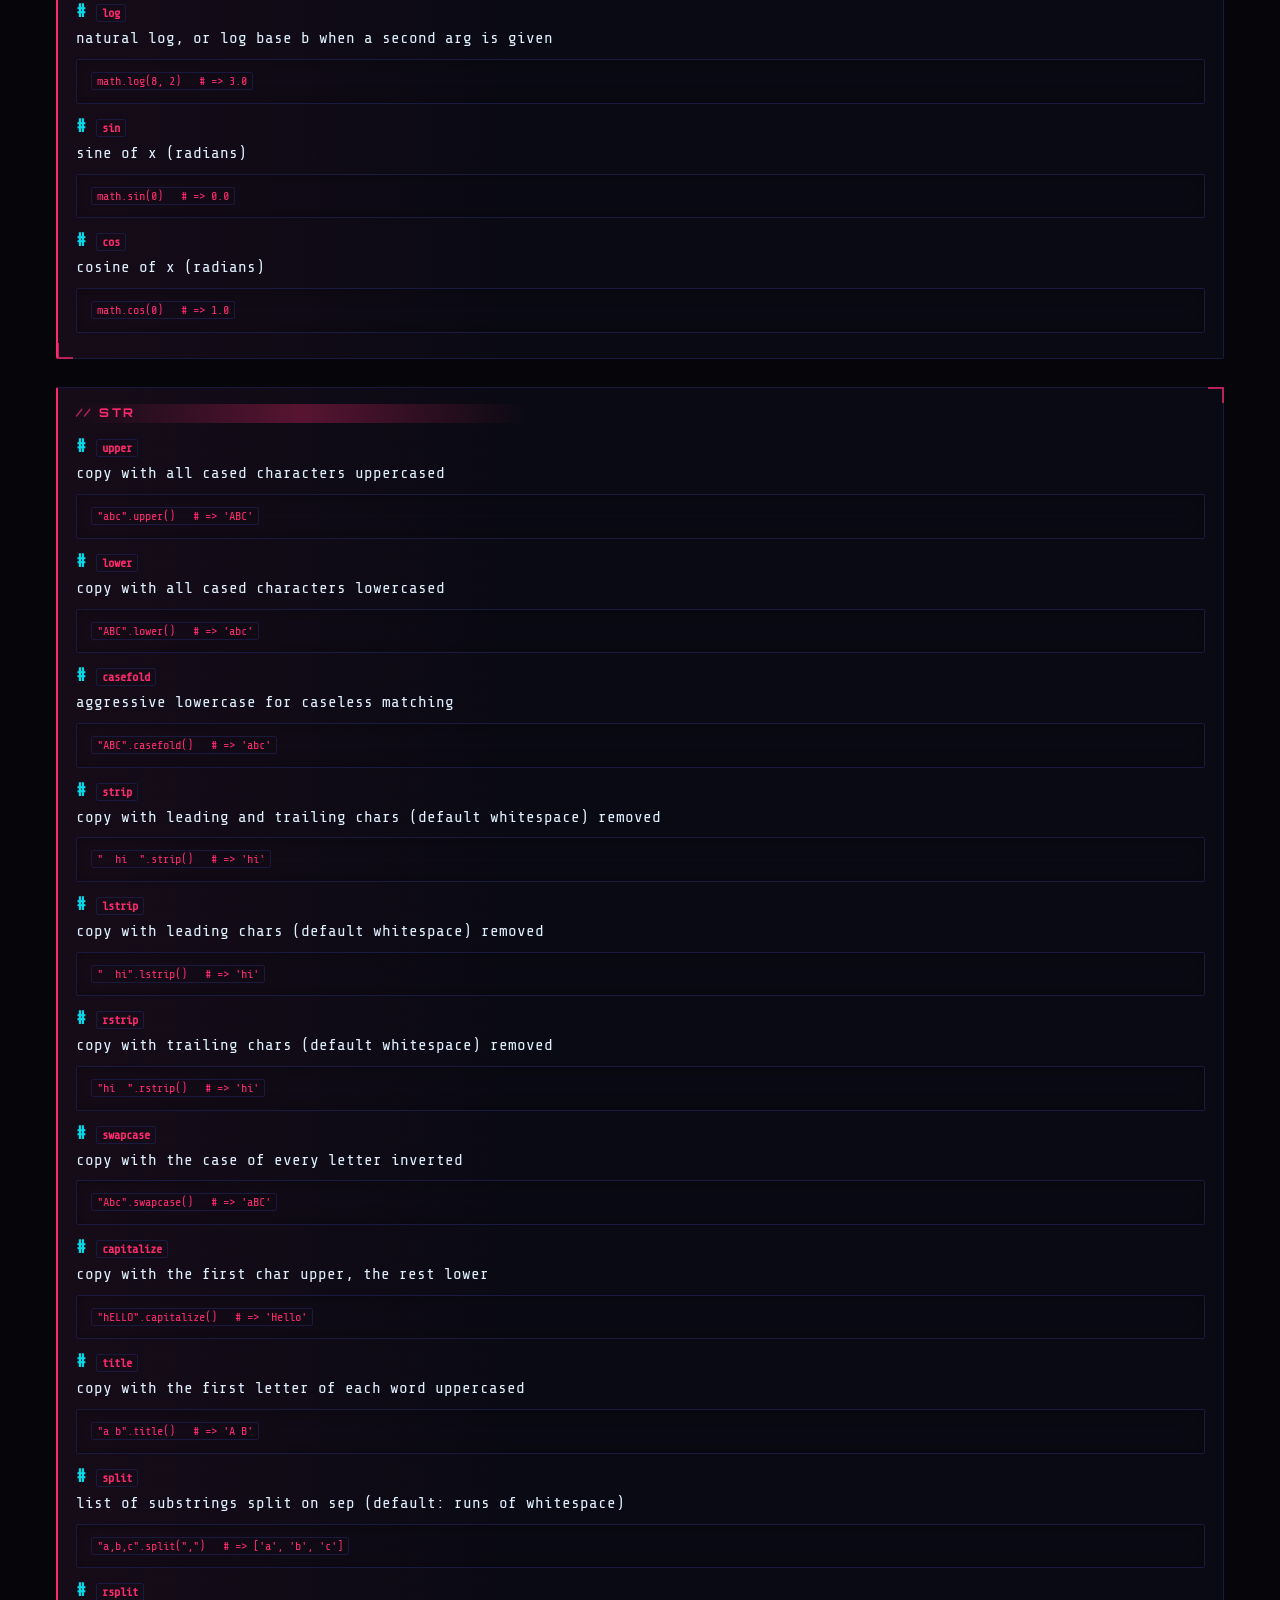
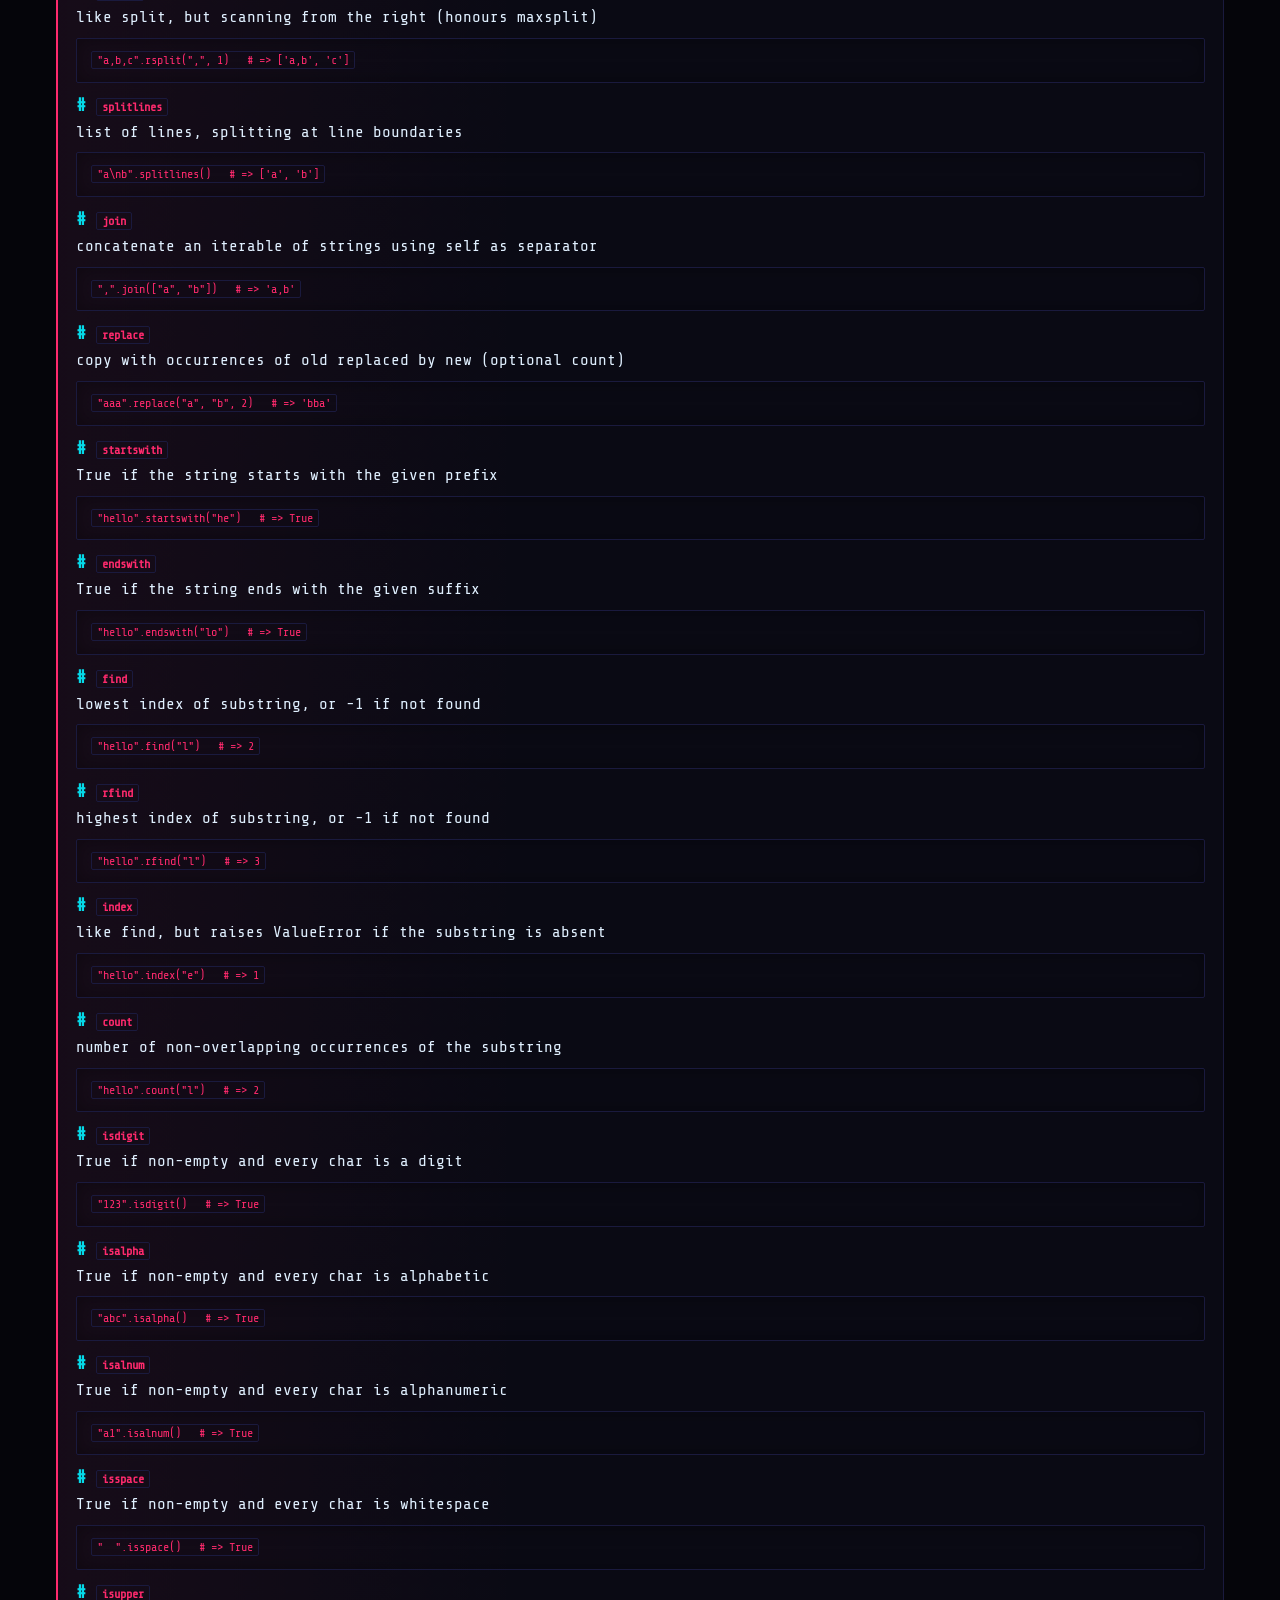
<file: docs/reference.html>
<!DOCTYPE html>
<html lang="en">
<head>
  <meta charset="utf-8">
  <meta name="viewport" content="width=device-width, initial-scale=1">
  <meta name="color-scheme" content="dark light">
  <meta name="description" content="pythonrs — Builtin reference. Keywords, builtins, and core type methods available in the current pythonrs build. MIT licensed.">
  <title>pythonrs &mdash; Builtin Reference</title>
  <link rel="preconnect" href="https://fonts.googleapis.com">
  <link rel="preconnect" href="https://fonts.gstatic.com" crossorigin>
  <link href="https://fonts.googleapis.com/css2?family=Orbitron:wght@400;600;700;900&family=Share+Tech+Mono&display=swap" rel="stylesheet">
  <link rel="stylesheet" href="hud-static.css">
  <link rel="stylesheet" href="tutorial.css">
  <style>
    .tutorial-main { max-width: 76rem; }
    .file-table { width:100%;border-collapse:collapse;margin:0.6rem 0;font-size:12px; }
    .file-table th { background:var(--bg-secondary);color:var(--cyan);font-family:'Orbitron',sans-serif;font-size:10px;font-weight:700;letter-spacing:1.2px;text-transform:uppercase;text-align:left;padding:7px 10px;border:1px solid var(--border); }
    .file-table td { padding:6px 10px;border:1px solid var(--border);color:var(--text-dim);vertical-align:middle; }
    .file-table tr:hover td { background:var(--bg-hover); }
    .file-table td:first-child { font-family:'Share Tech Mono',monospace;color:var(--accent-light);font-weight:600;white-space:nowrap; }
    .file-table code { font-size:11px;color:var(--accent-light);background:var(--bg-primary);padding:1px 4px;border-radius:2px; }
    .section-rule { border:none;border-top:1px dashed var(--border);margin:2rem 0; }
    .hub-scheme-strip { border-bottom:1px dashed var(--border);background:color-mix(in srgb, var(--bg-secondary) 85%, transparent);padding:0.55rem 1.5rem 0.65rem;position:relative; }
    .hub-scheme-strip-inner { max-width:76rem;margin:0 auto;display:flex;align-items:center;gap:0.85rem; }
    .hub-scheme-strip .hud-scheme-label { flex:0 0 auto;font-family:'Orbitron',sans-serif;font-size:9px;font-weight:700;letter-spacing:2px;text-transform:uppercase;color:var(--accent);text-align:left; }
    .hub-scheme-strip .scheme-grid { flex:1 1 auto;display:grid;grid-template-columns:repeat(5,minmax(0,1fr));gap:6px; }
    @media (max-width:720px){ .hub-scheme-strip-inner{flex-direction:column;align-items:stretch}.hub-scheme-strip .scheme-grid{grid-template-columns:repeat(2,minmax(0,1fr))} }
    .docs-build-line { margin:0.35rem 0 0;font-family:'Share Tech Mono',ui-monospace,monospace;font-size:11px;color:var(--text-dim);letter-spacing:0.03em;max-width:52rem;opacity:0.75; }
  </style>
</head>
<body>
  <div class="app tutorial-app" id="docsApp">
    <div class="crt-scanline" id="crtH" aria-hidden="true"></div>
    <div class="crt-scanline-v" id="crtV" aria-hidden="true"></div>

    <header class="tutorial-header">
      <div class="tutorial-header-inner">
        <div>
          <h1 class="tutorial-brand">// PYTHONRS — BUILTIN REFERENCE</h1>
          <nav class="tutorial-crumbs" aria-label="Breadcrumb">
            <a href="index.html">Docs</a>
            <span class="sep">/</span>
            <span class="current">Builtin Reference</span>
            <span class="sep">/</span>
            <a href="https://github.com/MenkeTechnologies/pythonrs" target="_blank" rel="noopener noreferrer">GitHub</a>
          </nav>
          <p class="docs-build-line">pythonrs v0.1.15 · Python on fusevm · lex/parse → AST → bytecode → Cranelift JIT · transparent rkyv cache on every run · AOT native-exe via --build · MIT · in active development</p>
        </div>
        <div class="tutorial-toolbar">
          <button type="button" class="btn btn-secondary" id="btnTheme" title="Toggle light/dark">Theme</button>
          <button type="button" class="btn btn-secondary active" id="btnCrt" title="CRT scanline overlay">CRT</button>
          <button type="button" class="btn btn-secondary active" id="btnNeon" title="Neon border pulse">Neon</button>
          <a class="btn btn-secondary" href="index.html">Docs</a>
          <a class="btn btn-secondary" href="https://github.com/MenkeTechnologies/pythonrs" target="_blank" rel="noopener noreferrer">GitHub</a>
        </div>
      </div>
    </header>

    <div class="hub-scheme-strip">
      <div class="hub-scheme-strip-inner">
        <span class="hud-scheme-label">// Color scheme</span>
        <div class="scheme-grid" id="hudSchemeGrid"></div>
      </div>
    </div>

    <main class="tutorial-main">
      <h2 class="tutorial-title"><span class="step-hash">&gt;_</span>BUILTIN REFERENCE</h2>
      <p class="tutorial-subtitle">Every reserved keyword, builtin function, and core type method the current pythonrs build recognizes, grouped by keyword set then builtin then type. This page is generated from the language-server corpus (<code>src/lsp.rs</code>) by the <code>gen-docs</code> binary, so it stays in sync with what the runtime and editor tooling actually know about. Keywords mirror <code>lexer.rs</code>; each builtin and method mirrors a real dispatch arm in <code>src/builtins.rs</code>.</p>

      <section class="tutorial-section" id="ch-keyword">
        <h2>Keyword</h2>
        <article class="doc-entry" id="doc-keyword-1">
          <h3><a class="doc-anchor" href="#doc-keyword-1">#</a> <code>def</code></h3>
          <p>define a function; the body runs on call and returns via `return` (else None)</p>
          <pre><code class="lang-python">def greet(): return "hi"
greet()   # =&gt; 'hi'</code></pre>
        </article>
        <article class="doc-entry" id="doc-keyword-2">
          <h3><a class="doc-anchor" href="#doc-keyword-2">#</a> <code>class</code></h3>
          <p>define a class; the body populates its namespace and base list</p>
          <pre><code class="lang-python">class A: pass
A().__class__.__name__   # =&gt; 'A'</code></pre>
        </article>
        <article class="doc-entry" id="doc-keyword-3">
          <h3><a class="doc-anchor" href="#doc-keyword-3">#</a> <code>return</code></h3>
          <p>return a value from the current function (None if omitted)</p>
          <pre><code class="lang-python">def f(): return 9
f()   # =&gt; 9</code></pre>
        </article>
        <article class="doc-entry" id="doc-keyword-4">
          <h3><a class="doc-anchor" href="#doc-keyword-4">#</a> <code>lambda</code></h3>
          <p>anonymous single-expression function: `lambda args: expr`</p>
          <pre><code class="lang-python">(lambda x: x * 2)(4)   # =&gt; 8</code></pre>
        </article>
        <article class="doc-entry" id="doc-keyword-5">
          <h3><a class="doc-anchor" href="#doc-keyword-5">#</a> <code>yield</code></h3>
          <p>suspend a generator, yielding a value to the caller</p>
          <pre><code class="lang-python">def g():
    yield 1
list(g())   # =&gt; [1]</code></pre>
        </article>
        <article class="doc-entry" id="doc-keyword-6">
          <h3><a class="doc-anchor" href="#doc-keyword-6">#</a> <code>import</code></h3>
          <p>import a module by name into the current namespace</p>
          <pre><code class="lang-python">import math
math.sqrt(16)   # =&gt; 4.0</code></pre>
        </article>
        <article class="doc-entry" id="doc-keyword-7">
          <h3><a class="doc-anchor" href="#doc-keyword-7">#</a> <code>from</code></h3>
          <p>import specific names from a module: `from m import a, b`</p>
          <pre><code class="lang-python">from math import sqrt
sqrt(9)   # =&gt; 3.0</code></pre>
        </article>
        <article class="doc-entry" id="doc-keyword-8">
          <h3><a class="doc-anchor" href="#doc-keyword-8">#</a> <code>as</code></h3>
          <p>bind an import / with / except target to a name</p>
          <pre><code class="lang-python">import math as m
m.floor(3.7)   # =&gt; 3</code></pre>
        </article>
        <article class="doc-entry" id="doc-keyword-9">
          <h3><a class="doc-anchor" href="#doc-keyword-9">#</a> <code>if</code></h3>
          <p>conditional branch; also the `x if cond else y` expression</p>
          <pre><code class="lang-python">x = 5 if True else 0
x   # =&gt; 5</code></pre>
        </article>
        <article class="doc-entry" id="doc-keyword-10">
          <h3><a class="doc-anchor" href="#doc-keyword-10">#</a> <code>elif</code></h3>
          <p>additional condition branch inside an if</p>
          <pre><code class="lang-python">if False: pass
elif True: x = 2   # x =&gt; 2</code></pre>
        </article>
        <article class="doc-entry" id="doc-keyword-11">
          <h3><a class="doc-anchor" href="#doc-keyword-11">#</a> <code>else</code></h3>
          <p>fallback branch of an if / for / while / try</p>
          <pre><code class="lang-python">if False: x = 1
else: x = 2   # x =&gt; 2</code></pre>
        </article>
        <article class="doc-entry" id="doc-keyword-12">
          <h3><a class="doc-anchor" href="#doc-keyword-12">#</a> <code>while</code></h3>
          <p>loop while the condition is truthy</p>
          <pre><code class="lang-python">i = 0
while i &lt; 3: i += 1
i   # =&gt; 3</code></pre>
        </article>
        <article class="doc-entry" id="doc-keyword-13">
          <h3><a class="doc-anchor" href="#doc-keyword-13">#</a> <code>for</code></h3>
          <p>iterate over an iterable: `for x in iterable:`</p>
          <pre><code class="lang-python">s = 0
for n in [1, 2, 3]: s += n
s   # =&gt; 6</code></pre>
        </article>
        <article class="doc-entry" id="doc-keyword-14">
          <h3><a class="doc-anchor" href="#doc-keyword-14">#</a> <code>in</code></h3>
          <p>membership test, and the `for x in …` separator</p>
          <pre><code class="lang-python">3 in [1, 2, 3]   # =&gt; True</code></pre>
        </article>
        <article class="doc-entry" id="doc-keyword-15">
          <h3><a class="doc-anchor" href="#doc-keyword-15">#</a> <code>is</code></h3>
          <p>identity test (same object), not value equality</p>
          <pre><code class="lang-python">a = None
a is None   # =&gt; True</code></pre>
        </article>
        <article class="doc-entry" id="doc-keyword-16">
          <h3><a class="doc-anchor" href="#doc-keyword-16">#</a> <code>not</code></h3>
          <p>logical negation (also `not in` / `is not`)</p>
          <pre><code class="lang-python">not False   # =&gt; True</code></pre>
        </article>
        <article class="doc-entry" id="doc-keyword-17">
          <h3><a class="doc-anchor" href="#doc-keyword-17">#</a> <code>and</code></h3>
          <p>short-circuiting logical AND; returns an operand</p>
          <pre><code class="lang-python">1 and 2   # =&gt; 2</code></pre>
        </article>
        <article class="doc-entry" id="doc-keyword-18">
          <h3><a class="doc-anchor" href="#doc-keyword-18">#</a> <code>or</code></h3>
          <p>short-circuiting logical OR; returns an operand</p>
          <pre><code class="lang-python">None or 5   # =&gt; 5</code></pre>
        </article>
        <article class="doc-entry" id="doc-keyword-19">
          <h3><a class="doc-anchor" href="#doc-keyword-19">#</a> <code>try</code></h3>
          <p>open an exception-handling block (except/else/finally)</p>
          <pre><code class="lang-python">try:
    1 / 0
except ZeroDivisionError:
    x = -1   # x =&gt; -1</code></pre>
        </article>
        <article class="doc-entry" id="doc-keyword-20">
          <h3><a class="doc-anchor" href="#doc-keyword-20">#</a> <code>except</code></h3>
          <p>handle a raised exception, optionally by class (or several: `except A, B:`, parenthesized with `as`) and `as` name</p>
          <pre><code class="lang-python">try: raise ValueError("e")
except ValueError as e: str(e)   # =&gt; 'e'</code></pre>
        </article>
        <article class="doc-entry" id="doc-keyword-21">
          <h3><a class="doc-anchor" href="#doc-keyword-21">#</a> <code>finally</code></h3>
          <p>block that always runs whether or not an exception was raised</p>
          <pre><code class="lang-python">try: x = 1
finally: y = 2   # y =&gt; 2</code></pre>
        </article>
        <article class="doc-entry" id="doc-keyword-22">
          <h3><a class="doc-anchor" href="#doc-keyword-22">#</a> <code>raise</code></h3>
          <p>raise an exception (bare re-raises the active one)</p>
          <pre><code class="lang-python">raise ValueError("boom")   # raises ValueError: boom</code></pre>
        </article>
        <article class="doc-entry" id="doc-keyword-23">
          <h3><a class="doc-anchor" href="#doc-keyword-23">#</a> <code>with</code></h3>
          <p>context-manager block: `with ctx as name:` (enter/exit)</p>
          <pre><code class="lang-python">with open("f") as fh: data = fh.read()</code></pre>
        </article>
        <article class="doc-entry" id="doc-keyword-24">
          <h3><a class="doc-anchor" href="#doc-keyword-24">#</a> <code>pass</code></h3>
          <p>no-op statement placeholder</p>
          <pre><code class="lang-python">def stub(): pass   # defines a no-op function</code></pre>
        </article>
        <article class="doc-entry" id="doc-keyword-25">
          <h3><a class="doc-anchor" href="#doc-keyword-25">#</a> <code>break</code></h3>
          <p>exit the nearest enclosing loop immediately</p>
          <pre><code class="lang-python">for n in [1, 2, 3]:
    if n == 2: break   # stops at 2</code></pre>
        </article>
        <article class="doc-entry" id="doc-keyword-26">
          <h3><a class="doc-anchor" href="#doc-keyword-26">#</a> <code>continue</code></h3>
          <p>skip to the next iteration of the nearest loop</p>
          <pre><code class="lang-python">for n in [1, 2, 3]:
    if n == 2: continue   # skips 2</code></pre>
        </article>
        <article class="doc-entry" id="doc-keyword-27">
          <h3><a class="doc-anchor" href="#doc-keyword-27">#</a> <code>del</code></h3>
          <p>delete a name, item, or attribute binding</p>
          <pre><code class="lang-python">d = {'a': 1}
del d['a']
d   # =&gt; {}</code></pre>
        </article>
        <article class="doc-entry" id="doc-keyword-28">
          <h3><a class="doc-anchor" href="#doc-keyword-28">#</a> <code>assert</code></h3>
          <p>raise AssertionError if the condition is falsey</p>
          <pre><code class="lang-python">assert 1 + 1 == 2   # passes silently</code></pre>
        </article>
        <article class="doc-entry" id="doc-keyword-29">
          <h3><a class="doc-anchor" href="#doc-keyword-29">#</a> <code>global</code></h3>
          <p>declare that a name refers to the module-global binding</p>
          <pre><code class="lang-python">x = 0
def f():
    global x
    x = 5</code></pre>
        </article>
        <article class="doc-entry" id="doc-keyword-30">
          <h3><a class="doc-anchor" href="#doc-keyword-30">#</a> <code>nonlocal</code></h3>
          <p>bind a name to the nearest enclosing function scope</p>
          <pre><code class="lang-python">def outer():
    x = 0
    def inner():
        nonlocal x
        x = 5</code></pre>
        </article>
        <article class="doc-entry" id="doc-keyword-31">
          <h3><a class="doc-anchor" href="#doc-keyword-31">#</a> <code>async</code></h3>
          <p>define a coroutine (`async def`) or async loop/with</p>
          <pre><code class="lang-python">async def fetch(): return 1</code></pre>
        </article>
        <article class="doc-entry" id="doc-keyword-32">
          <h3><a class="doc-anchor" href="#doc-keyword-32">#</a> <code>await</code></h3>
          <p>suspend a coroutine until the awaitable resolves</p>
          <pre><code class="lang-python">async def f(): return await g()</code></pre>
        </article>
        <article class="doc-entry" id="doc-keyword-33">
          <h3><a class="doc-anchor" href="#doc-keyword-33">#</a> <code>match</code></h3>
          <p>structural pattern-match statement (`match subject:`)</p>
          <pre><code class="lang-python">match [1, 2]:
    case [a, b]: a + b   # =&gt; 3</code></pre>
        </article>
        <article class="doc-entry" id="doc-keyword-34">
          <h3><a class="doc-anchor" href="#doc-keyword-34">#</a> <code>case</code></h3>
          <p>a match branch; binds/tests against a pattern</p>
          <pre><code class="lang-python">match 2:
    case 1: x = 'a'
    case _: x = 'b'   # x =&gt; 'b'</code></pre>
        </article>
        <article class="doc-entry" id="doc-keyword-35">
          <h3><a class="doc-anchor" href="#doc-keyword-35">#</a> <code>None</code></h3>
          <p>the sole NoneType instance; the null / absent value</p>
          <pre><code class="lang-python">(None is None)   # =&gt; True</code></pre>
        </article>
        <article class="doc-entry" id="doc-keyword-36">
          <h3><a class="doc-anchor" href="#doc-keyword-36">#</a> <code>True</code></h3>
          <p>the boolean true value (an int subtype equal to 1)</p>
          <pre><code class="lang-python">True + 1   # =&gt; 2</code></pre>
        </article>
        <article class="doc-entry" id="doc-keyword-37">
          <h3><a class="doc-anchor" href="#doc-keyword-37">#</a> <code>False</code></h3>
          <p>the boolean false value (an int subtype equal to 0)</p>
          <pre><code class="lang-python">False or 7   # =&gt; 7</code></pre>
        </article>
      </section>

      <section class="tutorial-section" id="ch-builtin">
        <h2>Builtin</h2>
        <article class="doc-entry" id="doc-builtin-1">
          <h3><a class="doc-anchor" href="#doc-builtin-1">#</a> <code>print</code></h3>
          <p>write args to stdout, space-separated, ending in newline</p>
          <pre><code class="lang-python">print("hi")   # prints hi, returns None</code></pre>
        </article>
        <article class="doc-entry" id="doc-builtin-2">
          <h3><a class="doc-anchor" href="#doc-builtin-2">#</a> <code>len</code></h3>
          <p>number of items in a container (str/list/tuple/dict/set)</p>
          <pre><code class="lang-python">len([1, 2, 3])   # =&gt; 3</code></pre>
        </article>
        <article class="doc-entry" id="doc-builtin-3">
          <h3><a class="doc-anchor" href="#doc-builtin-3">#</a> <code>range</code></h3>
          <p>arithmetic progression: range(stop) or range(start, stop[, step])</p>
          <pre><code class="lang-python">list(range(3))   # =&gt; [0, 1, 2]</code></pre>
        </article>
        <article class="doc-entry" id="doc-builtin-4">
          <h3><a class="doc-anchor" href="#doc-builtin-4">#</a> <code>int</code></h3>
          <p>convert to an arbitrary-precision integer (optional base)</p>
          <pre><code class="lang-python">int("ff", 16)   # =&gt; 255</code></pre>
        </article>
        <article class="doc-entry" id="doc-builtin-5">
          <h3><a class="doc-anchor" href="#doc-builtin-5">#</a> <code>float</code></h3>
          <p>convert a number or string to a floating-point value</p>
          <pre><code class="lang-python">float("3.5")   # =&gt; 3.5</code></pre>
        </article>
        <article class="doc-entry" id="doc-builtin-6">
          <h3><a class="doc-anchor" href="#doc-builtin-6">#</a> <code>str</code></h3>
          <p>string form of an object (like calling __str__)</p>
          <pre><code class="lang-python">str(123)   # =&gt; '123'</code></pre>
        </article>
        <article class="doc-entry" id="doc-builtin-7">
          <h3><a class="doc-anchor" href="#doc-builtin-7">#</a> <code>repr</code></h3>
          <p>canonical string representation of an object</p>
          <pre><code class="lang-python">repr("hi")   # =&gt; "'hi'"</code></pre>
        </article>
        <article class="doc-entry" id="doc-builtin-8">
          <h3><a class="doc-anchor" href="#doc-builtin-8">#</a> <code>bool</code></h3>
          <p>truth value of x as True or False</p>
          <pre><code class="lang-python">bool([])   # =&gt; False</code></pre>
        </article>
        <article class="doc-entry" id="doc-builtin-9">
          <h3><a class="doc-anchor" href="#doc-builtin-9">#</a> <code>list</code></h3>
          <p>build a list, optionally from an iterable</p>
          <pre><code class="lang-python">list("ab")   # =&gt; ['a', 'b']</code></pre>
        </article>
        <article class="doc-entry" id="doc-builtin-10">
          <h3><a class="doc-anchor" href="#doc-builtin-10">#</a> <code>tuple</code></h3>
          <p>build an immutable tuple, optionally from an iterable</p>
          <pre><code class="lang-python">tuple([1, 2])   # =&gt; (1, 2)</code></pre>
        </article>
        <article class="doc-entry" id="doc-builtin-11">
          <h3><a class="doc-anchor" href="#doc-builtin-11">#</a> <code>dict</code></h3>
          <p>build a dict from kwargs / pairs / mapping</p>
          <pre><code class="lang-python">dict(a=1)   # =&gt; {'a': 1}</code></pre>
        </article>
        <article class="doc-entry" id="doc-builtin-12">
          <h3><a class="doc-anchor" href="#doc-builtin-12">#</a> <code>set</code></h3>
          <p>build a set (unique members) from an iterable</p>
          <pre><code class="lang-python">set([1, 1, 2])   # =&gt; {1, 2}</code></pre>
        </article>
        <article class="doc-entry" id="doc-builtin-13">
          <h3><a class="doc-anchor" href="#doc-builtin-13">#</a> <code>frozenset</code></h3>
          <p>build an immutable, hashable set from an iterable</p>
          <pre><code class="lang-python">frozenset([1, 2])   # =&gt; frozenset({1, 2})</code></pre>
        </article>
        <article class="doc-entry" id="doc-builtin-14">
          <h3><a class="doc-anchor" href="#doc-builtin-14">#</a> <code>bytes</code></h3>
          <p>immutable bytes object from a string/iterable/size</p>
          <pre><code class="lang-python">bytes("AB", "utf-8")   # =&gt; b'AB'</code></pre>
        </article>
        <article class="doc-entry" id="doc-builtin-15">
          <h3><a class="doc-anchor" href="#doc-builtin-15">#</a> <code>sum</code></h3>
          <p>sum of an iterable, plus an optional start value</p>
          <pre><code class="lang-python">sum([1, 2, 3])   # =&gt; 6</code></pre>
        </article>
        <article class="doc-entry" id="doc-builtin-16">
          <h3><a class="doc-anchor" href="#doc-builtin-16">#</a> <code>min</code></h3>
          <p>smallest item of an iterable or of the args</p>
          <pre><code class="lang-python">min([3, 1, 2])   # =&gt; 1</code></pre>
        </article>
        <article class="doc-entry" id="doc-builtin-17">
          <h3><a class="doc-anchor" href="#doc-builtin-17">#</a> <code>max</code></h3>
          <p>largest item of an iterable or of the args</p>
          <pre><code class="lang-python">max(3, 1, 2)   # =&gt; 3</code></pre>
        </article>
        <article class="doc-entry" id="doc-builtin-18">
          <h3><a class="doc-anchor" href="#doc-builtin-18">#</a> <code>sorted</code></h3>
          <p>a new sorted list (optional key= and reverse=)</p>
          <pre><code class="lang-python">sorted([3, 1, 2])   # =&gt; [1, 2, 3]</code></pre>
        </article>
        <article class="doc-entry" id="doc-builtin-19">
          <h3><a class="doc-anchor" href="#doc-builtin-19">#</a> <code>reversed</code></h3>
          <p>an iterator over a sequence in reverse order</p>
          <pre><code class="lang-python">list(reversed([1, 2, 3]))   # =&gt; [3, 2, 1]</code></pre>
        </article>
        <article class="doc-entry" id="doc-builtin-20">
          <h3><a class="doc-anchor" href="#doc-builtin-20">#</a> <code>enumerate</code></h3>
          <p>iterator of (index, value) pairs (optional start=)</p>
          <pre><code class="lang-python">list(enumerate("ab"))   # =&gt; [(0, 'a'), (1, 'b')]</code></pre>
        </article>
        <article class="doc-entry" id="doc-builtin-21">
          <h3><a class="doc-anchor" href="#doc-builtin-21">#</a> <code>zip</code></h3>
          <p>iterator of tuples pairing items from each iterable</p>
          <pre><code class="lang-python">list(zip([1, 2], [3, 4]))   # =&gt; [(1, 3), (2, 4)]</code></pre>
        </article>
        <article class="doc-entry" id="doc-builtin-22">
          <h3><a class="doc-anchor" href="#doc-builtin-22">#</a> <code>map</code></h3>
          <p>apply a function across one or more iterables (lazy)</p>
          <pre><code class="lang-python">list(map(str, [1, 2]))   # =&gt; ['1', '2']</code></pre>
        </article>
        <article class="doc-entry" id="doc-builtin-23">
          <h3><a class="doc-anchor" href="#doc-builtin-23">#</a> <code>filter</code></h3>
          <p>items of an iterable where func is truthy (lazy)</p>
          <pre><code class="lang-python">list(filter(None, [0, 1, 2]))   # =&gt; [1, 2]</code></pre>
        </article>
        <article class="doc-entry" id="doc-builtin-24">
          <h3><a class="doc-anchor" href="#doc-builtin-24">#</a> <code>any</code></h3>
          <p>True if any item of the iterable is truthy</p>
          <pre><code class="lang-python">any([0, 0, 1])   # =&gt; True</code></pre>
        </article>
        <article class="doc-entry" id="doc-builtin-25">
          <h3><a class="doc-anchor" href="#doc-builtin-25">#</a> <code>all</code></h3>
          <p>True if every item of the iterable is truthy</p>
          <pre><code class="lang-python">all([1, 2, 3])   # =&gt; True</code></pre>
        </article>
        <article class="doc-entry" id="doc-builtin-26">
          <h3><a class="doc-anchor" href="#doc-builtin-26">#</a> <code>abs</code></h3>
          <p>absolute value / magnitude of a number</p>
          <pre><code class="lang-python">abs(-5)   # =&gt; 5</code></pre>
        </article>
        <article class="doc-entry" id="doc-builtin-27">
          <h3><a class="doc-anchor" href="#doc-builtin-27">#</a> <code>round</code></h3>
          <p>round a number to optional ndigits (banker's rounding)</p>
          <pre><code class="lang-python">round(3.14159, 2)   # =&gt; 3.14</code></pre>
        </article>
        <article class="doc-entry" id="doc-builtin-28">
          <h3><a class="doc-anchor" href="#doc-builtin-28">#</a> <code>divmod</code></h3>
          <p>return the pair (a // b, a % b)</p>
          <pre><code class="lang-python">divmod(7, 2)   # =&gt; (3, 1)</code></pre>
        </article>
        <article class="doc-entry" id="doc-builtin-29">
          <h3><a class="doc-anchor" href="#doc-builtin-29">#</a> <code>pow</code></h3>
          <p>x ** y, or pow(x, y, mod) for modular exponentiation</p>
          <pre><code class="lang-python">pow(2, 10)   # =&gt; 1024</code></pre>
        </article>
        <article class="doc-entry" id="doc-builtin-30">
          <h3><a class="doc-anchor" href="#doc-builtin-30">#</a> <code>type</code></h3>
          <p>the type/class of an object</p>
          <pre><code class="lang-python">type(3).__name__   # =&gt; 'int'</code></pre>
        </article>
        <article class="doc-entry" id="doc-builtin-31">
          <h3><a class="doc-anchor" href="#doc-builtin-31">#</a> <code>isinstance</code></h3>
          <p>True if the object is an instance of the class(es)</p>
          <pre><code class="lang-python">isinstance(3, int)   # =&gt; True</code></pre>
        </article>
        <article class="doc-entry" id="doc-builtin-32">
          <h3><a class="doc-anchor" href="#doc-builtin-32">#</a> <code>issubclass</code></h3>
          <p>True if the first class is a subclass of the second</p>
          <pre><code class="lang-python">issubclass(bool, int)   # =&gt; True</code></pre>
        </article>
        <article class="doc-entry" id="doc-builtin-33">
          <h3><a class="doc-anchor" href="#doc-builtin-33">#</a> <code>callable</code></h3>
          <p>True if the object can be called like a function</p>
          <pre><code class="lang-python">callable(len)   # =&gt; True</code></pre>
        </article>
        <article class="doc-entry" id="doc-builtin-34">
          <h3><a class="doc-anchor" href="#doc-builtin-34">#</a> <code>eval</code></h3>
          <p>evaluate one expression (a string or an `eval`-mode code object) and return its value</p>
          <pre><code class="lang-python">eval('6 * 7')   # =&gt; 42</code></pre>
        </article>
        <article class="doc-entry" id="doc-builtin-35">
          <h3><a class="doc-anchor" href="#doc-builtin-35">#</a> <code>exec</code></h3>
          <p>run statements (a string or a code object) in the current or given namespace; returns None</p>
          <pre><code class="lang-python">ns = {}; exec('x = 2', ns); ns['x']   # =&gt; 2</code></pre>
        </article>
        <article class="doc-entry" id="doc-builtin-36">
          <h3><a class="doc-anchor" href="#doc-builtin-36">#</a> <code>compile</code></h3>
          <p>check source in 'exec'/'eval'/'single' mode and return a code object that exec/eval run under the given filename; a syntax error is raised here</p>
          <pre><code class="lang-python">eval(compile('1 + 2', '&lt;calc&gt;', 'eval'))   # =&gt; 3</code></pre>
        </article>
        <article class="doc-entry" id="doc-builtin-37">
          <h3><a class="doc-anchor" href="#doc-builtin-37">#</a> <code>hasattr</code></h3>
          <p>True if the object has the named attribute</p>
          <pre><code class="lang-python">hasattr("hi", "upper")   # =&gt; True</code></pre>
        </article>
        <article class="doc-entry" id="doc-builtin-38">
          <h3><a class="doc-anchor" href="#doc-builtin-38">#</a> <code>getattr</code></h3>
          <p>read an attribute by name (optional default)</p>
          <pre><code class="lang-python">getattr("hi", "upper")()   # =&gt; 'HI'</code></pre>
        </article>
        <article class="doc-entry" id="doc-builtin-39">
          <h3><a class="doc-anchor" href="#doc-builtin-39">#</a> <code>setattr</code></h3>
          <p>set an attribute by name on an object</p>
          <pre><code class="lang-python">setattr(obj, "x", 7)   # obj.x =&gt; 7</code></pre>
        </article>
        <article class="doc-entry" id="doc-builtin-40">
          <h3><a class="doc-anchor" href="#doc-builtin-40">#</a> <code>vars</code></h3>
          <p>the object's __dict__ (namespace mapping)</p>
          <pre><code class="lang-python">vars(obj)   # =&gt; {...}</code></pre>
        </article>
        <article class="doc-entry" id="doc-builtin-41">
          <h3><a class="doc-anchor" href="#doc-builtin-41">#</a> <code>dir</code></h3>
          <p>sorted list of an object's attribute names</p>
          <pre><code class="lang-python">dir(obj)   # =&gt; [...]</code></pre>
        </article>
        <article class="doc-entry" id="doc-builtin-42">
          <h3><a class="doc-anchor" href="#doc-builtin-42">#</a> <code>id</code></h3>
          <p>the identity (address) integer of an object</p>
          <pre><code class="lang-python">id(obj)   # =&gt; a stable int</code></pre>
        </article>
        <article class="doc-entry" id="doc-builtin-43">
          <h3><a class="doc-anchor" href="#doc-builtin-43">#</a> <code>hash</code></h3>
          <p>the hash value of a hashable object</p>
          <pre><code class="lang-python">hash((1, 2))   # =&gt; an int</code></pre>
        </article>
        <article class="doc-entry" id="doc-builtin-44">
          <h3><a class="doc-anchor" href="#doc-builtin-44">#</a> <code>iter</code></h3>
          <p>return an iterator over the argument</p>
          <pre><code class="lang-python">next(iter([9, 8]))   # =&gt; 9</code></pre>
        </article>
        <article class="doc-entry" id="doc-builtin-45">
          <h3><a class="doc-anchor" href="#doc-builtin-45">#</a> <code>next</code></h3>
          <p>advance an iterator (optional default on exhaustion)</p>
          <pre><code class="lang-python">next(iter([9]))   # =&gt; 9</code></pre>
        </article>
        <article class="doc-entry" id="doc-builtin-46">
          <h3><a class="doc-anchor" href="#doc-builtin-46">#</a> <code>input</code></h3>
          <p>read a line from stdin (optional prompt), no newline</p>
          <pre><code class="lang-python">input("name: ")   # reads one line</code></pre>
        </article>
        <article class="doc-entry" id="doc-builtin-47">
          <h3><a class="doc-anchor" href="#doc-builtin-47">#</a> <code>ord</code></h3>
          <p>Unicode code point of a one-character string</p>
          <pre><code class="lang-python">ord("A")   # =&gt; 65</code></pre>
        </article>
        <article class="doc-entry" id="doc-builtin-48">
          <h3><a class="doc-anchor" href="#doc-builtin-48">#</a> <code>chr</code></h3>
          <p>one-character string for a Unicode code point</p>
          <pre><code class="lang-python">chr(65)   # =&gt; 'A'</code></pre>
        </article>
        <article class="doc-entry" id="doc-builtin-49">
          <h3><a class="doc-anchor" href="#doc-builtin-49">#</a> <code>hex</code></h3>
          <p>'0x'-prefixed hexadecimal string of an integer</p>
          <pre><code class="lang-python">hex(255)   # =&gt; '0xff'</code></pre>
        </article>
        <article class="doc-entry" id="doc-builtin-50">
          <h3><a class="doc-anchor" href="#doc-builtin-50">#</a> <code>oct</code></h3>
          <p>'0o'-prefixed octal string of an integer</p>
          <pre><code class="lang-python">oct(8)   # =&gt; '0o10'</code></pre>
        </article>
        <article class="doc-entry" id="doc-builtin-51">
          <h3><a class="doc-anchor" href="#doc-builtin-51">#</a> <code>bin</code></h3>
          <p>'0b'-prefixed binary string of an integer</p>
          <pre><code class="lang-python">bin(5)   # =&gt; '0b101'</code></pre>
        </article>
        <article class="doc-entry" id="doc-builtin-52">
          <h3><a class="doc-anchor" href="#doc-builtin-52">#</a> <code>ascii</code></h3>
          <p>repr of an object with non-ASCII chars escaped</p>
          <pre><code class="lang-python">ascii("é")   # =&gt; "'\\xe9'"</code></pre>
        </article>
        <article class="doc-entry" id="doc-builtin-53">
          <h3><a class="doc-anchor" href="#doc-builtin-53">#</a> <code>complex</code></h3>
          <p>build a complex number from real and imaginary parts</p>
          <pre><code class="lang-python">complex(1, 2)   # =&gt; (1+2j)</code></pre>
        </article>
        <article class="doc-entry" id="doc-builtin-54">
          <h3><a class="doc-anchor" href="#doc-builtin-54">#</a> <code>format</code></h3>
          <p>format a value using a format spec string</p>
          <pre><code class="lang-python">format(255, "x")   # =&gt; 'ff'</code></pre>
        </article>
        <article class="doc-entry" id="doc-builtin-55">
          <h3><a class="doc-anchor" href="#doc-builtin-55">#</a> <code>object</code></h3>
          <p>the base object; object() is a featureless instance</p>
          <pre><code class="lang-python">object().__class__.__name__   # =&gt; 'object'</code></pre>
        </article>
        <article class="doc-entry" id="doc-builtin-56">
          <h3><a class="doc-anchor" href="#doc-builtin-56">#</a> <code>nan</code></h3>
          <p>the IEEE 754 not-a-number float value</p>
          <pre><code class="lang-python">nan != nan   # =&gt; True</code></pre>
        </article>
      </section>

      <section class="tutorial-section" id="ch-math">
        <h2>math</h2>
        <article class="doc-entry" id="doc-math-1">
          <h3><a class="doc-anchor" href="#doc-math-1">#</a> <code>sqrt</code></h3>
          <p>square root as a float</p>
          <pre><code class="lang-python">math.sqrt(16)   # =&gt; 4.0</code></pre>
        </article>
        <article class="doc-entry" id="doc-math-2">
          <h3><a class="doc-anchor" href="#doc-math-2">#</a> <code>pow</code></h3>
          <p>x raised to the power y, as a float</p>
          <pre><code class="lang-python">math.pow(2, 3)   # =&gt; 8.0</code></pre>
        </article>
        <article class="doc-entry" id="doc-math-3">
          <h3><a class="doc-anchor" href="#doc-math-3">#</a> <code>floor</code></h3>
          <p>largest integer &lt;= x</p>
          <pre><code class="lang-python">math.floor(3.7)   # =&gt; 3</code></pre>
        </article>
        <article class="doc-entry" id="doc-math-4">
          <h3><a class="doc-anchor" href="#doc-math-4">#</a> <code>ceil</code></h3>
          <p>smallest integer &gt;= x</p>
          <pre><code class="lang-python">math.ceil(3.2)   # =&gt; 4</code></pre>
        </article>
        <article class="doc-entry" id="doc-math-5">
          <h3><a class="doc-anchor" href="#doc-math-5">#</a> <code>fabs</code></h3>
          <p>absolute value as a float</p>
          <pre><code class="lang-python">math.fabs(-5)   # =&gt; 5.0</code></pre>
        </article>
        <article class="doc-entry" id="doc-math-6">
          <h3><a class="doc-anchor" href="#doc-math-6">#</a> <code>factorial</code></h3>
          <p>n! for a non-negative integer n</p>
          <pre><code class="lang-python">math.factorial(5)   # =&gt; 120</code></pre>
        </article>
        <article class="doc-entry" id="doc-math-7">
          <h3><a class="doc-anchor" href="#doc-math-7">#</a> <code>gcd</code></h3>
          <p>greatest common divisor of the integer args</p>
          <pre><code class="lang-python">math.gcd(12, 8)   # =&gt; 4</code></pre>
        </article>
        <article class="doc-entry" id="doc-math-8">
          <h3><a class="doc-anchor" href="#doc-math-8">#</a> <code>log</code></h3>
          <p>natural log, or log base b when a second arg is given</p>
          <pre><code class="lang-python">math.log(8, 2)   # =&gt; 3.0</code></pre>
        </article>
        <article class="doc-entry" id="doc-math-9">
          <h3><a class="doc-anchor" href="#doc-math-9">#</a> <code>sin</code></h3>
          <p>sine of x (radians)</p>
          <pre><code class="lang-python">math.sin(0)   # =&gt; 0.0</code></pre>
        </article>
        <article class="doc-entry" id="doc-math-10">
          <h3><a class="doc-anchor" href="#doc-math-10">#</a> <code>cos</code></h3>
          <p>cosine of x (radians)</p>
          <pre><code class="lang-python">math.cos(0)   # =&gt; 1.0</code></pre>
        </article>
      </section>

      <section class="tutorial-section" id="ch-str">
        <h2>str</h2>
        <article class="doc-entry" id="doc-str-1">
          <h3><a class="doc-anchor" href="#doc-str-1">#</a> <code>upper</code></h3>
          <p>copy with all cased characters uppercased</p>
          <pre><code class="lang-python">"abc".upper()   # =&gt; 'ABC'</code></pre>
        </article>
        <article class="doc-entry" id="doc-str-2">
          <h3><a class="doc-anchor" href="#doc-str-2">#</a> <code>lower</code></h3>
          <p>copy with all cased characters lowercased</p>
          <pre><code class="lang-python">"ABC".lower()   # =&gt; 'abc'</code></pre>
        </article>
        <article class="doc-entry" id="doc-str-3">
          <h3><a class="doc-anchor" href="#doc-str-3">#</a> <code>casefold</code></h3>
          <p>aggressive lowercase for caseless matching</p>
          <pre><code class="lang-python">"ABC".casefold()   # =&gt; 'abc'</code></pre>
        </article>
        <article class="doc-entry" id="doc-str-4">
          <h3><a class="doc-anchor" href="#doc-str-4">#</a> <code>strip</code></h3>
          <p>copy with leading and trailing chars (default whitespace) removed</p>
          <pre><code class="lang-python">"  hi  ".strip()   # =&gt; 'hi'</code></pre>
        </article>
        <article class="doc-entry" id="doc-str-5">
          <h3><a class="doc-anchor" href="#doc-str-5">#</a> <code>lstrip</code></h3>
          <p>copy with leading chars (default whitespace) removed</p>
          <pre><code class="lang-python">"  hi".lstrip()   # =&gt; 'hi'</code></pre>
        </article>
        <article class="doc-entry" id="doc-str-6">
          <h3><a class="doc-anchor" href="#doc-str-6">#</a> <code>rstrip</code></h3>
          <p>copy with trailing chars (default whitespace) removed</p>
          <pre><code class="lang-python">"hi  ".rstrip()   # =&gt; 'hi'</code></pre>
        </article>
        <article class="doc-entry" id="doc-str-7">
          <h3><a class="doc-anchor" href="#doc-str-7">#</a> <code>swapcase</code></h3>
          <p>copy with the case of every letter inverted</p>
          <pre><code class="lang-python">"Abc".swapcase()   # =&gt; 'aBC'</code></pre>
        </article>
        <article class="doc-entry" id="doc-str-8">
          <h3><a class="doc-anchor" href="#doc-str-8">#</a> <code>capitalize</code></h3>
          <p>copy with the first char upper, the rest lower</p>
          <pre><code class="lang-python">"hELLO".capitalize()   # =&gt; 'Hello'</code></pre>
        </article>
        <article class="doc-entry" id="doc-str-9">
          <h3><a class="doc-anchor" href="#doc-str-9">#</a> <code>title</code></h3>
          <p>copy with the first letter of each word uppercased</p>
          <pre><code class="lang-python">"a b".title()   # =&gt; 'A B'</code></pre>
        </article>
        <article class="doc-entry" id="doc-str-10">
          <h3><a class="doc-anchor" href="#doc-str-10">#</a> <code>split</code></h3>
          <p>list of substrings split on sep (default: runs of whitespace)</p>
          <pre><code class="lang-python">"a,b,c".split(",")   # =&gt; ['a', 'b', 'c']</code></pre>
        </article>
        <article class="doc-entry" id="doc-str-11">
          <h3><a class="doc-anchor" href="#doc-str-11">#</a> <code>rsplit</code></h3>
          <p>like split, but scanning from the right (honours maxsplit)</p>
          <pre><code class="lang-python">"a,b,c".rsplit(",", 1)   # =&gt; ['a,b', 'c']</code></pre>
        </article>
        <article class="doc-entry" id="doc-str-12">
          <h3><a class="doc-anchor" href="#doc-str-12">#</a> <code>splitlines</code></h3>
          <p>list of lines, splitting at line boundaries</p>
          <pre><code class="lang-python">"a\nb".splitlines()   # =&gt; ['a', 'b']</code></pre>
        </article>
        <article class="doc-entry" id="doc-str-13">
          <h3><a class="doc-anchor" href="#doc-str-13">#</a> <code>join</code></h3>
          <p>concatenate an iterable of strings using self as separator</p>
          <pre><code class="lang-python">",".join(["a", "b"])   # =&gt; 'a,b'</code></pre>
        </article>
        <article class="doc-entry" id="doc-str-14">
          <h3><a class="doc-anchor" href="#doc-str-14">#</a> <code>replace</code></h3>
          <p>copy with occurrences of old replaced by new (optional count)</p>
          <pre><code class="lang-python">"aaa".replace("a", "b", 2)   # =&gt; 'bba'</code></pre>
        </article>
        <article class="doc-entry" id="doc-str-15">
          <h3><a class="doc-anchor" href="#doc-str-15">#</a> <code>startswith</code></h3>
          <p>True if the string starts with the given prefix</p>
          <pre><code class="lang-python">"hello".startswith("he")   # =&gt; True</code></pre>
        </article>
        <article class="doc-entry" id="doc-str-16">
          <h3><a class="doc-anchor" href="#doc-str-16">#</a> <code>endswith</code></h3>
          <p>True if the string ends with the given suffix</p>
          <pre><code class="lang-python">"hello".endswith("lo")   # =&gt; True</code></pre>
        </article>
        <article class="doc-entry" id="doc-str-17">
          <h3><a class="doc-anchor" href="#doc-str-17">#</a> <code>find</code></h3>
          <p>lowest index of substring, or -1 if not found</p>
          <pre><code class="lang-python">"hello".find("l")   # =&gt; 2</code></pre>
        </article>
        <article class="doc-entry" id="doc-str-18">
          <h3><a class="doc-anchor" href="#doc-str-18">#</a> <code>rfind</code></h3>
          <p>highest index of substring, or -1 if not found</p>
          <pre><code class="lang-python">"hello".rfind("l")   # =&gt; 3</code></pre>
        </article>
        <article class="doc-entry" id="doc-str-19">
          <h3><a class="doc-anchor" href="#doc-str-19">#</a> <code>index</code></h3>
          <p>like find, but raises ValueError if the substring is absent</p>
          <pre><code class="lang-python">"hello".index("e")   # =&gt; 1</code></pre>
        </article>
        <article class="doc-entry" id="doc-str-20">
          <h3><a class="doc-anchor" href="#doc-str-20">#</a> <code>count</code></h3>
          <p>number of non-overlapping occurrences of the substring</p>
          <pre><code class="lang-python">"hello".count("l")   # =&gt; 2</code></pre>
        </article>
        <article class="doc-entry" id="doc-str-21">
          <h3><a class="doc-anchor" href="#doc-str-21">#</a> <code>isdigit</code></h3>
          <p>True if non-empty and every char is a digit</p>
          <pre><code class="lang-python">"123".isdigit()   # =&gt; True</code></pre>
        </article>
        <article class="doc-entry" id="doc-str-22">
          <h3><a class="doc-anchor" href="#doc-str-22">#</a> <code>isalpha</code></h3>
          <p>True if non-empty and every char is alphabetic</p>
          <pre><code class="lang-python">"abc".isalpha()   # =&gt; True</code></pre>
        </article>
        <article class="doc-entry" id="doc-str-23">
          <h3><a class="doc-anchor" href="#doc-str-23">#</a> <code>isalnum</code></h3>
          <p>True if non-empty and every char is alphanumeric</p>
          <pre><code class="lang-python">"a1".isalnum()   # =&gt; True</code></pre>
        </article>
        <article class="doc-entry" id="doc-str-24">
          <h3><a class="doc-anchor" href="#doc-str-24">#</a> <code>isspace</code></h3>
          <p>True if non-empty and every char is whitespace</p>
          <pre><code class="lang-python">"  ".isspace()   # =&gt; True</code></pre>
        </article>
        <article class="doc-entry" id="doc-str-25">
          <h3><a class="doc-anchor" href="#doc-str-25">#</a> <code>isupper</code></h3>
          <p>True if it has cased chars and they are all uppercase</p>
          <pre><code class="lang-python">"ABC".isupper()   # =&gt; True</code></pre>
        </article>
        <article class="doc-entry" id="doc-str-26">
          <h3><a class="doc-anchor" href="#doc-str-26">#</a> <code>islower</code></h3>
          <p>True if it has cased chars and they are all lowercase</p>
          <pre><code class="lang-python">"abc".islower()   # =&gt; True</code></pre>
        </article>
        <article class="doc-entry" id="doc-str-27">
          <h3><a class="doc-anchor" href="#doc-str-27">#</a> <code>zfill</code></h3>
          <p>right-justify to width, padding with '0' (respects sign)</p>
          <pre><code class="lang-python">"42".zfill(5)   # =&gt; '00042'</code></pre>
        </article>
        <article class="doc-entry" id="doc-str-28">
          <h3><a class="doc-anchor" href="#doc-str-28">#</a> <code>center</code></h3>
          <p>center in a field of width, padding with fillchar (default space)</p>
          <pre><code class="lang-python">"hi".center(6)   # =&gt; '  hi  '</code></pre>
        </article>
        <article class="doc-entry" id="doc-str-29">
          <h3><a class="doc-anchor" href="#doc-str-29">#</a> <code>ljust</code></h3>
          <p>left-justify in a field of width, padding on the right</p>
          <pre><code class="lang-python">"hi".ljust(5)   # =&gt; 'hi   '</code></pre>
        </article>
        <article class="doc-entry" id="doc-str-30">
          <h3><a class="doc-anchor" href="#doc-str-30">#</a> <code>rjust</code></h3>
          <p>right-justify in a field of width, padding on the left</p>
          <pre><code class="lang-python">"hi".rjust(5)   # =&gt; '   hi'</code></pre>
        </article>
        <article class="doc-entry" id="doc-str-31">
          <h3><a class="doc-anchor" href="#doc-str-31">#</a> <code>removeprefix</code></h3>
          <p>copy with the prefix removed if present, else unchanged</p>
          <pre><code class="lang-python">"unhappy".removeprefix("un")   # =&gt; 'happy'</code></pre>
        </article>
        <article class="doc-entry" id="doc-str-32">
          <h3><a class="doc-anchor" href="#doc-str-32">#</a> <code>removesuffix</code></h3>
          <p>copy with the suffix removed if present, else unchanged</p>
          <pre><code class="lang-python">"file.py".removesuffix(".py")   # =&gt; 'file'</code></pre>
        </article>
        <article class="doc-entry" id="doc-str-33">
          <h3><a class="doc-anchor" href="#doc-str-33">#</a> <code>encode</code></h3>
          <p>encode the string to a bytes object (default UTF-8)</p>
          <pre><code class="lang-python">"ab".encode()   # =&gt; b'ab'</code></pre>
        </article>
        <article class="doc-entry" id="doc-str-34">
          <h3><a class="doc-anchor" href="#doc-str-34">#</a> <code>format</code></h3>
          <p>substitute {} / {name} fields with the given args</p>
          <pre><code class="lang-python">"{}-{}".format(1, 2)   # =&gt; '1-2'</code></pre>
        </article>
      </section>

      <section class="tutorial-section" id="ch-list">
        <h2>list</h2>
        <article class="doc-entry" id="doc-list-1">
          <h3><a class="doc-anchor" href="#doc-list-1">#</a> <code>append</code></h3>
          <p>add a single item to the end of the list (in place)</p>
          <pre><code class="lang-python">x = [1]; x.append(2); x   # =&gt; [1, 2]</code></pre>
        </article>
        <article class="doc-entry" id="doc-list-2">
          <h3><a class="doc-anchor" href="#doc-list-2">#</a> <code>extend</code></h3>
          <p>append every item from an iterable (in place)</p>
          <pre><code class="lang-python">x = [1]; x.extend([2, 3]); x   # =&gt; [1, 2, 3]</code></pre>
        </article>
        <article class="doc-entry" id="doc-list-3">
          <h3><a class="doc-anchor" href="#doc-list-3">#</a> <code>insert</code></h3>
          <p>insert an item before the given index (in place)</p>
          <pre><code class="lang-python">x = [1, 3]; x.insert(1, 2); x   # =&gt; [1, 2, 3]</code></pre>
        </article>
        <article class="doc-entry" id="doc-list-4">
          <h3><a class="doc-anchor" href="#doc-list-4">#</a> <code>pop</code></h3>
          <p>remove and return item at index (default last)</p>
          <pre><code class="lang-python">x = [1, 2, 3]; x.pop()   # =&gt; 3</code></pre>
        </article>
        <article class="doc-entry" id="doc-list-5">
          <h3><a class="doc-anchor" href="#doc-list-5">#</a> <code>remove</code></h3>
          <p>remove the first item equal to the value (in place)</p>
          <pre><code class="lang-python">x = [1, 2, 2]; x.remove(2); x   # =&gt; [1, 2]</code></pre>
        </article>
        <article class="doc-entry" id="doc-list-6">
          <h3><a class="doc-anchor" href="#doc-list-6">#</a> <code>clear</code></h3>
          <p>remove all items from the list (in place)</p>
          <pre><code class="lang-python">x = [1, 2]; x.clear(); x   # =&gt; []</code></pre>
        </article>
        <article class="doc-entry" id="doc-list-7">
          <h3><a class="doc-anchor" href="#doc-list-7">#</a> <code>index</code></h3>
          <p>index of the first item equal to the value (ValueError if none)</p>
          <pre><code class="lang-python">[1, 2, 3].index(2)   # =&gt; 1</code></pre>
        </article>
        <article class="doc-entry" id="doc-list-8">
          <h3><a class="doc-anchor" href="#doc-list-8">#</a> <code>count</code></h3>
          <p>number of items equal to the value</p>
          <pre><code class="lang-python">[1, 1, 2].count(1)   # =&gt; 2</code></pre>
        </article>
        <article class="doc-entry" id="doc-list-9">
          <h3><a class="doc-anchor" href="#doc-list-9">#</a> <code>reverse</code></h3>
          <p>reverse the list in place</p>
          <pre><code class="lang-python">x = [1, 2, 3]; x.reverse(); x   # =&gt; [3, 2, 1]</code></pre>
        </article>
        <article class="doc-entry" id="doc-list-10">
          <h3><a class="doc-anchor" href="#doc-list-10">#</a> <code>copy</code></h3>
          <p>a shallow copy of the list</p>
          <pre><code class="lang-python">[1, 2].copy()   # =&gt; [1, 2]</code></pre>
        </article>
        <article class="doc-entry" id="doc-list-11">
          <h3><a class="doc-anchor" href="#doc-list-11">#</a> <code>sort</code></h3>
          <p>sort the list in place (optional key= and reverse=)</p>
          <pre><code class="lang-python">x = [3, 1, 2]; x.sort(); x   # =&gt; [1, 2, 3]</code></pre>
        </article>
      </section>

      <section class="tutorial-section" id="ch-dict">
        <h2>dict</h2>
        <article class="doc-entry" id="doc-dict-1">
          <h3><a class="doc-anchor" href="#doc-dict-1">#</a> <code>keys</code></h3>
          <p>a view of the dictionary's keys</p>
          <pre><code class="lang-python">list({'a': 1}.keys())   # =&gt; ['a']</code></pre>
        </article>
        <article class="doc-entry" id="doc-dict-2">
          <h3><a class="doc-anchor" href="#doc-dict-2">#</a> <code>values</code></h3>
          <p>a view of the dictionary's values</p>
          <pre><code class="lang-python">list({'a': 1}.values())   # =&gt; [1]</code></pre>
        </article>
        <article class="doc-entry" id="doc-dict-3">
          <h3><a class="doc-anchor" href="#doc-dict-3">#</a> <code>items</code></h3>
          <p>a view of the dictionary's (key, value) pairs</p>
          <pre><code class="lang-python">list({'a': 1}.items())   # =&gt; [('a', 1)]</code></pre>
        </article>
        <article class="doc-entry" id="doc-dict-4">
          <h3><a class="doc-anchor" href="#doc-dict-4">#</a> <code>get</code></h3>
          <p>value for key, or a default (None) if the key is absent</p>
          <pre><code class="lang-python">{'a': 1}.get("b", 0)   # =&gt; 0</code></pre>
        </article>
        <article class="doc-entry" id="doc-dict-5">
          <h3><a class="doc-anchor" href="#doc-dict-5">#</a> <code>pop</code></h3>
          <p>remove key and return its value (or a supplied default)</p>
          <pre><code class="lang-python">{'a': 1}.pop("a")   # =&gt; 1</code></pre>
        </article>
        <article class="doc-entry" id="doc-dict-6">
          <h3><a class="doc-anchor" href="#doc-dict-6">#</a> <code>setdefault</code></h3>
          <p>value for key; insert it with a default if absent</p>
          <pre><code class="lang-python">d = {}; d.setdefault("a", 1)   # =&gt; 1</code></pre>
        </article>
        <article class="doc-entry" id="doc-dict-7">
          <h3><a class="doc-anchor" href="#doc-dict-7">#</a> <code>update</code></h3>
          <p>merge another mapping / pairs into this dict (in place)</p>
          <pre><code class="lang-python">d = {'a': 1}; d.update({'b': 2}); d   # =&gt; {'a': 1, 'b': 2}</code></pre>
        </article>
        <article class="doc-entry" id="doc-dict-8">
          <h3><a class="doc-anchor" href="#doc-dict-8">#</a> <code>popitem</code></h3>
          <p>remove and return the last-inserted (key, value) pair</p>
          <pre><code class="lang-python">{'a': 1}.popitem()   # =&gt; ('a', 1)</code></pre>
        </article>
      </section>

      <section class="tutorial-section" id="ch-set">
        <h2>set</h2>
        <article class="doc-entry" id="doc-set-1">
          <h3><a class="doc-anchor" href="#doc-set-1">#</a> <code>add</code></h3>
          <p>add an element to the set (in place; a no-op if present)</p>
          <pre><code class="lang-python">s = {1}; s.add(2); s   # =&gt; {1, 2}</code></pre>
        </article>
        <article class="doc-entry" id="doc-set-2">
          <h3><a class="doc-anchor" href="#doc-set-2">#</a> <code>discard</code></h3>
          <p>remove an element if present; no error if it is absent</p>
          <pre><code class="lang-python">s = {1, 2}; s.discard(3); s   # =&gt; {1, 2}</code></pre>
        </article>
        <article class="doc-entry" id="doc-set-3">
          <h3><a class="doc-anchor" href="#doc-set-3">#</a> <code>union</code></h3>
          <p>a new set with elements from this set and the others</p>
          <pre><code class="lang-python">{1}.union({2})   # =&gt; {1, 2}</code></pre>
        </article>
        <article class="doc-entry" id="doc-set-4">
          <h3><a class="doc-anchor" href="#doc-set-4">#</a> <code>intersection</code></h3>
          <p>a new set with elements common to all the sets</p>
          <pre><code class="lang-python">{1, 2}.intersection({2, 3})   # =&gt; {2}</code></pre>
        </article>
        <article class="doc-entry" id="doc-set-5">
          <h3><a class="doc-anchor" href="#doc-set-5">#</a> <code>difference</code></h3>
          <p>a new set with elements in this set but not the others</p>
          <pre><code class="lang-python">{1, 2}.difference({2})   # =&gt; {1}</code></pre>
        </article>
        <article class="doc-entry" id="doc-set-6">
          <h3><a class="doc-anchor" href="#doc-set-6">#</a> <code>symmetric_difference</code></h3>
          <p>a new set with elements in exactly one of the two sets</p>
          <pre><code class="lang-python">{1, 2}.symmetric_difference({2, 3})   # =&gt; {1, 3}</code></pre>
        </article>
        <article class="doc-entry" id="doc-set-7">
          <h3><a class="doc-anchor" href="#doc-set-7">#</a> <code>issubset</code></h3>
          <p>True if every element of this set is in the other</p>
          <pre><code class="lang-python">{1}.issubset({1, 2})   # =&gt; True</code></pre>
        </article>
        <article class="doc-entry" id="doc-set-8">
          <h3><a class="doc-anchor" href="#doc-set-8">#</a> <code>issuperset</code></h3>
          <p>True if this set contains every element of the other</p>
          <pre><code class="lang-python">{1, 2}.issuperset({1})   # =&gt; True</code></pre>
        </article>
      </section>

      <section class="tutorial-section" id="ch-tuple">
        <h2>tuple</h2>
        <article class="doc-entry" id="doc-tuple-1">
          <h3><a class="doc-anchor" href="#doc-tuple-1">#</a> <code>count</code></h3>
          <p>number of items equal to the value</p>
          <pre><code class="lang-python">(1, 1, 2).count(1)   # =&gt; 2</code></pre>
        </article>
        <article class="doc-entry" id="doc-tuple-2">
          <h3><a class="doc-anchor" href="#doc-tuple-2">#</a> <code>index</code></h3>
          <p>index of the first item equal to the value</p>
          <pre><code class="lang-python">(1, 2, 3).index(2)   # =&gt; 1</code></pre>
        </article>
      </section>

      <section class="tutorial-section" id="ch-int">
        <h2>int</h2>
        <article class="doc-entry" id="doc-int-1">
          <h3><a class="doc-anchor" href="#doc-int-1">#</a> <code>bit_length</code></h3>
          <p>number of bits needed to represent abs(self) in binary</p>
          <pre><code class="lang-python">255 .bit_length()   # =&gt; 8</code></pre>
        </article>
        <article class="doc-entry" id="doc-int-2">
          <h3><a class="doc-anchor" href="#doc-int-2">#</a> <code>bit_count</code></h3>
          <p>number of ones in the binary representation of abs(self)</p>
          <pre><code class="lang-python">255 .bit_count()   # =&gt; 8</code></pre>
        </article>
        <article class="doc-entry" id="doc-int-3">
          <h3><a class="doc-anchor" href="#doc-int-3">#</a> <code>to_bytes</code></h3>
          <p>to_bytes(length=1, byteorder='big', *, signed=False) — the int as bytes</p>
          <pre><code class="lang-python">(258).to_bytes(2, 'big')   # =&gt; b'\x01\x02'</code></pre>
        </article>
        <article class="doc-entry" id="doc-int-4">
          <h3><a class="doc-anchor" href="#doc-int-4">#</a> <code>from_bytes</code></h3>
          <p>from_bytes(bytes, byteorder='big', *, signed=False) — an int from bytes</p>
          <pre><code class="lang-python">int.from_bytes(b'\x01\x02', 'big')   # =&gt; 258</code></pre>
        </article>
        <article class="doc-entry" id="doc-int-5">
          <h3><a class="doc-anchor" href="#doc-int-5">#</a> <code>as_integer_ratio</code></h3>
          <p>a pair (numerator, denominator) whose exact ratio equals self</p>
          <pre><code class="lang-python">(0.5).as_integer_ratio()   # =&gt; (1, 2)</code></pre>
        </article>
        <article class="doc-entry" id="doc-int-6">
          <h3><a class="doc-anchor" href="#doc-int-6">#</a> <code>conjugate</code></h3>
          <p>the complex conjugate; for a real number, self</p>
          <pre><code class="lang-python">(5).conjugate()   # =&gt; 5</code></pre>
        </article>
      </section>

      <section class="tutorial-section" id="ch-float">
        <h2>float</h2>
        <article class="doc-entry" id="doc-float-1">
          <h3><a class="doc-anchor" href="#doc-float-1">#</a> <code>is_integer</code></h3>
          <p>True if the float has no fractional part</p>
          <pre><code class="lang-python">(3.0).is_integer()   # =&gt; True</code></pre>
        </article>
        <article class="doc-entry" id="doc-float-2">
          <h3><a class="doc-anchor" href="#doc-float-2">#</a> <code>hex</code></h3>
          <p>the exact value as a hexadecimal string</p>
          <pre><code class="lang-python">(3.14).hex()   # =&gt; '0x1.91eb851eb851fp+1'</code></pre>
        </article>
        <article class="doc-entry" id="doc-float-3">
          <h3><a class="doc-anchor" href="#doc-float-3">#</a> <code>fromhex</code></h3>
          <p>fromhex(s) — parse a hexadecimal float string (inverse of float.hex)</p>
          <pre><code class="lang-python">float.fromhex('0x1.8p+1')   # =&gt; 3.0</code></pre>
        </article>
      </section>

      <section class="tutorial-section">
        <h2>More</h2>
        <ul>
          <li><strong>Docs</strong> — <a href="index.html">index.html</a> (overview, architecture, examples)</li>
          <li><strong>Engineering report</strong> — <a href="report.html">report.html</a> (value model, status, dependencies)</li>
          <li><strong>Source</strong> — <a href="https://github.com/MenkeTechnologies/pythonrs">github.com/MenkeTechnologies/pythonrs</a></li>
        </ul>
      </section>
    </main>

  </div>

  <script src="hud-theme.js"></script>
</body>
</html>
</file>
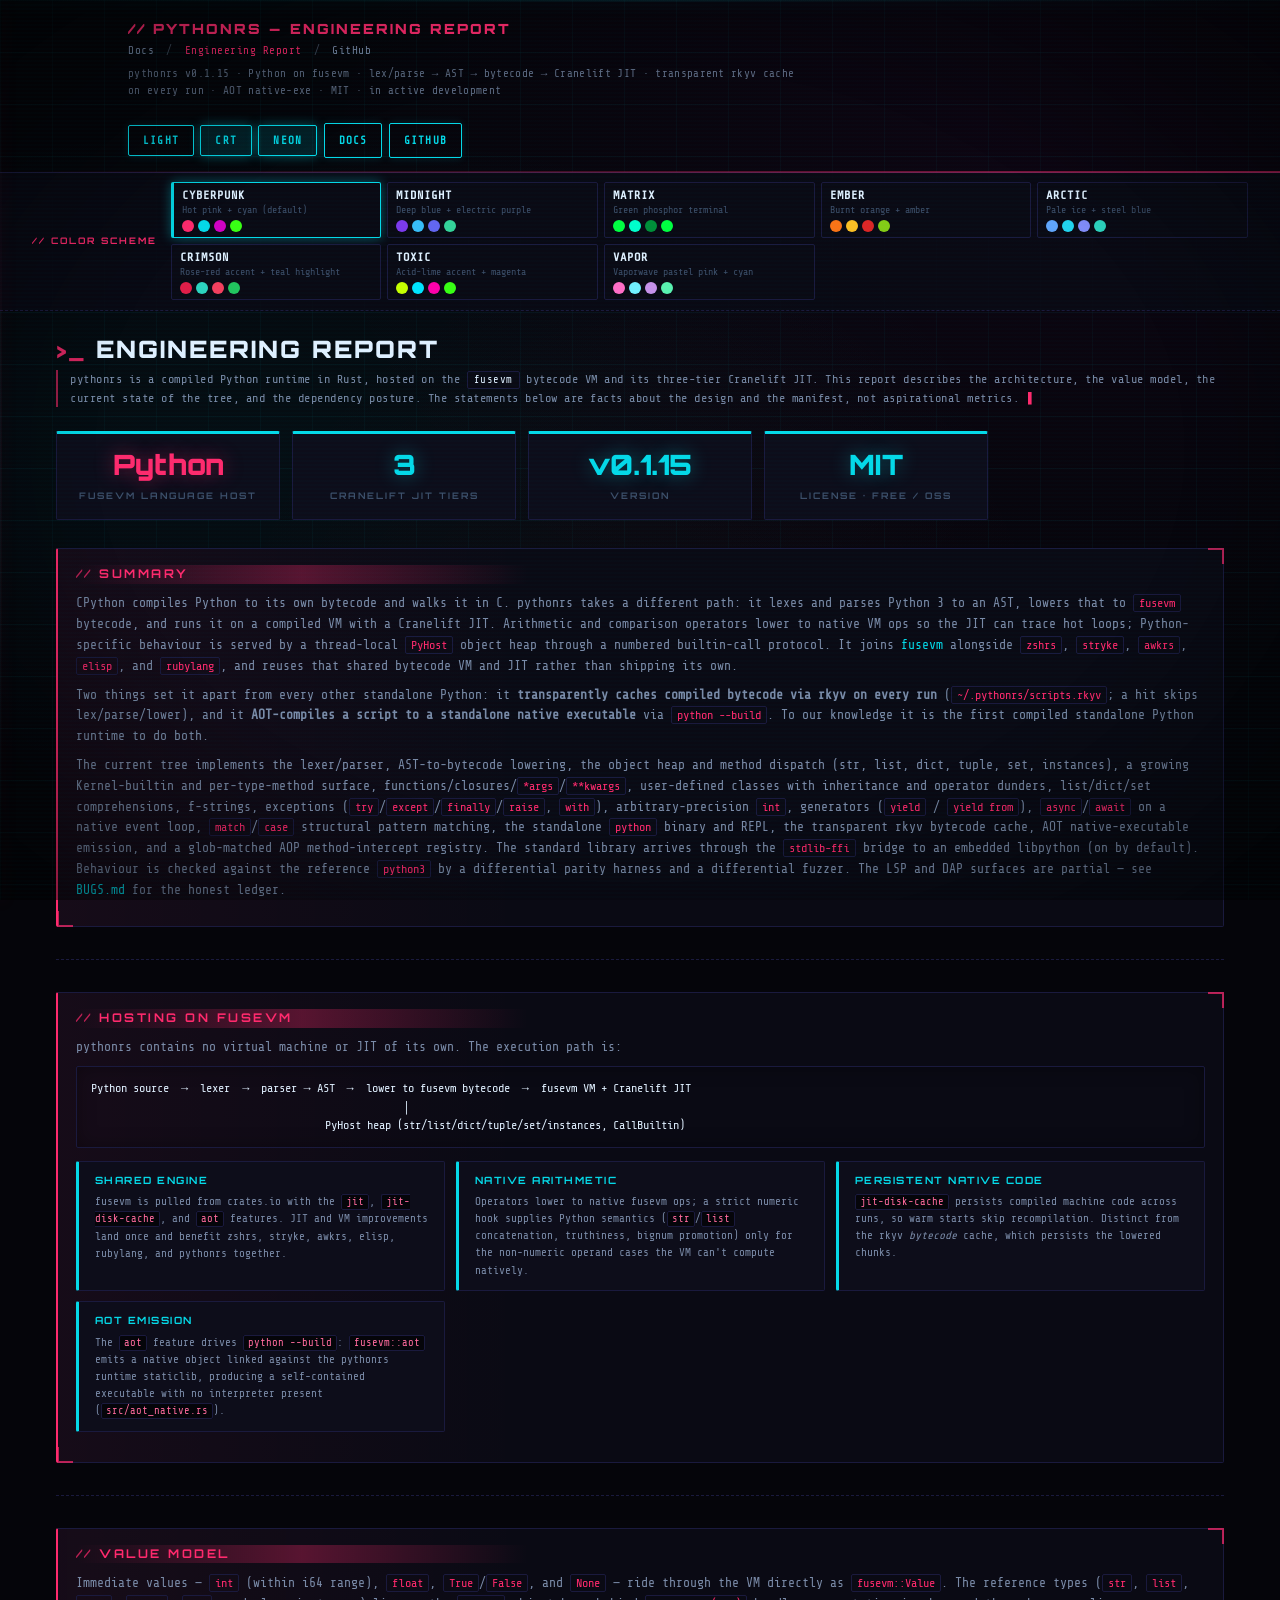
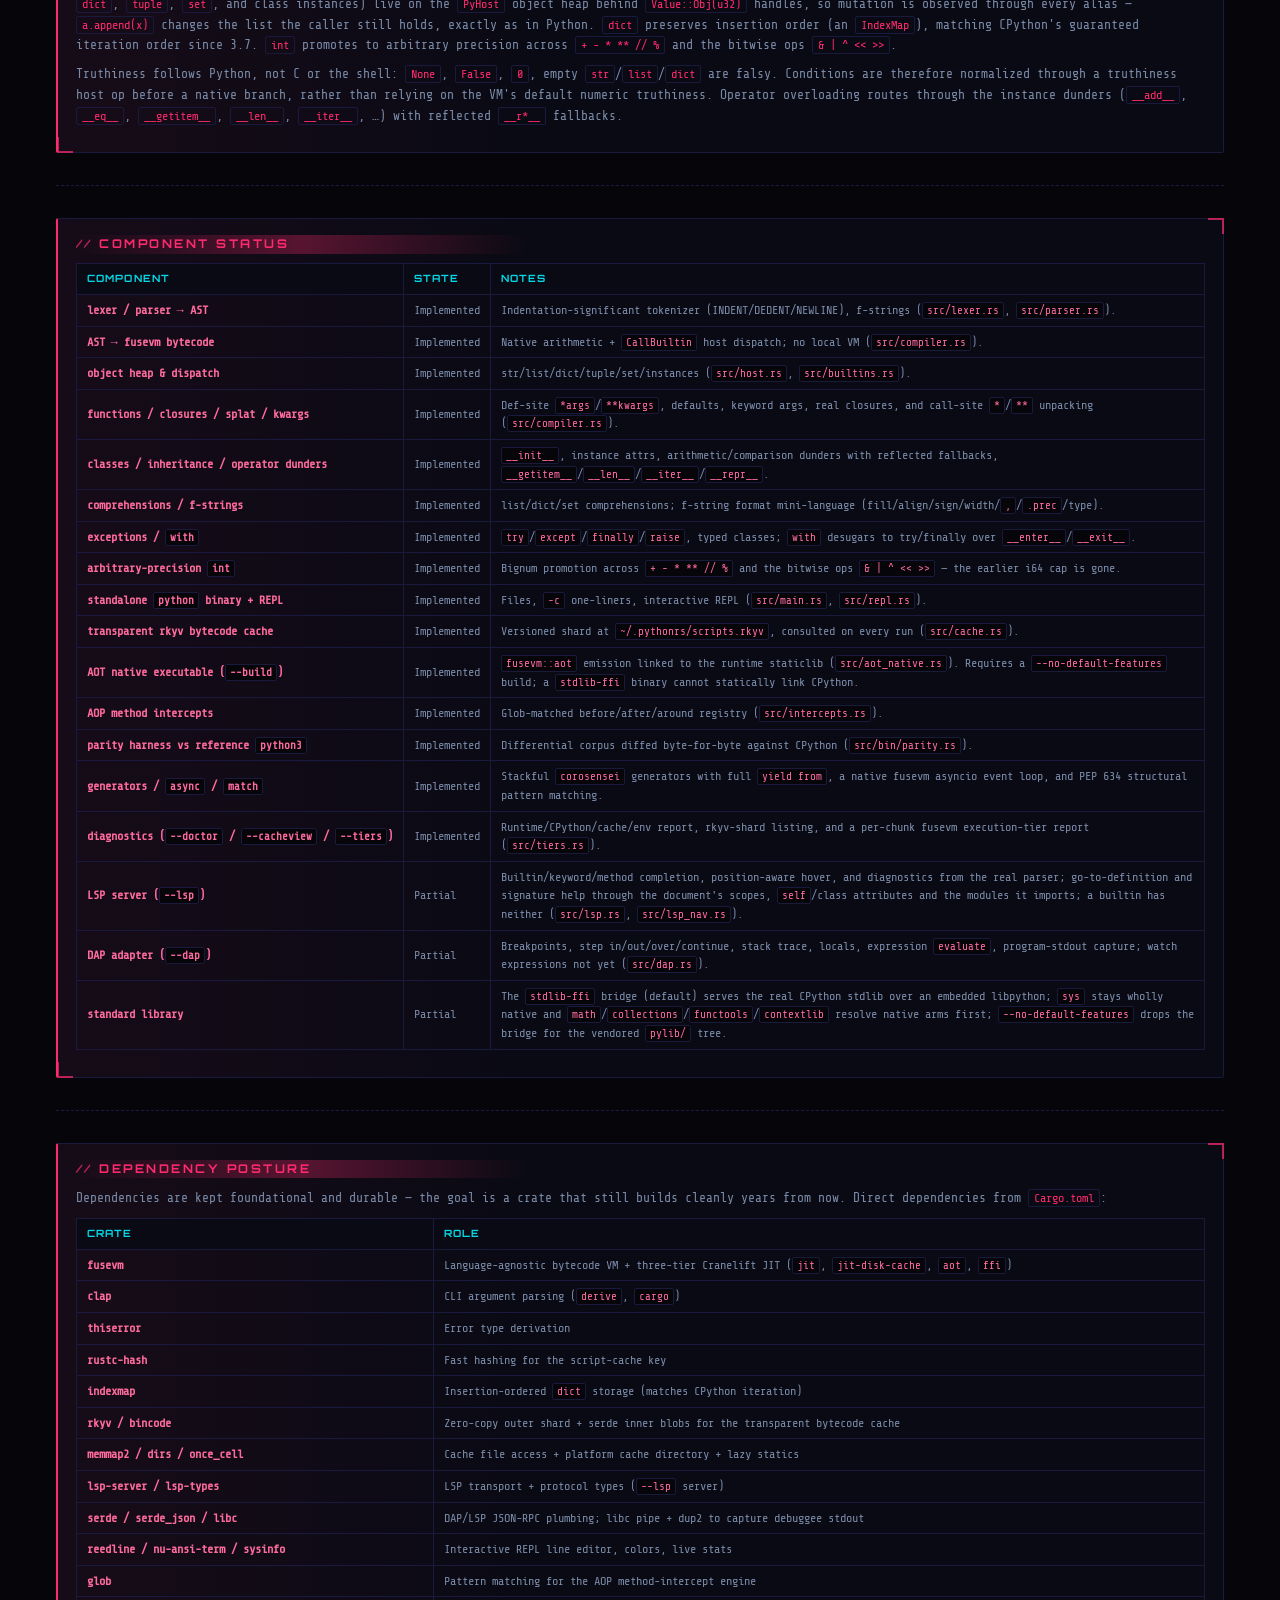
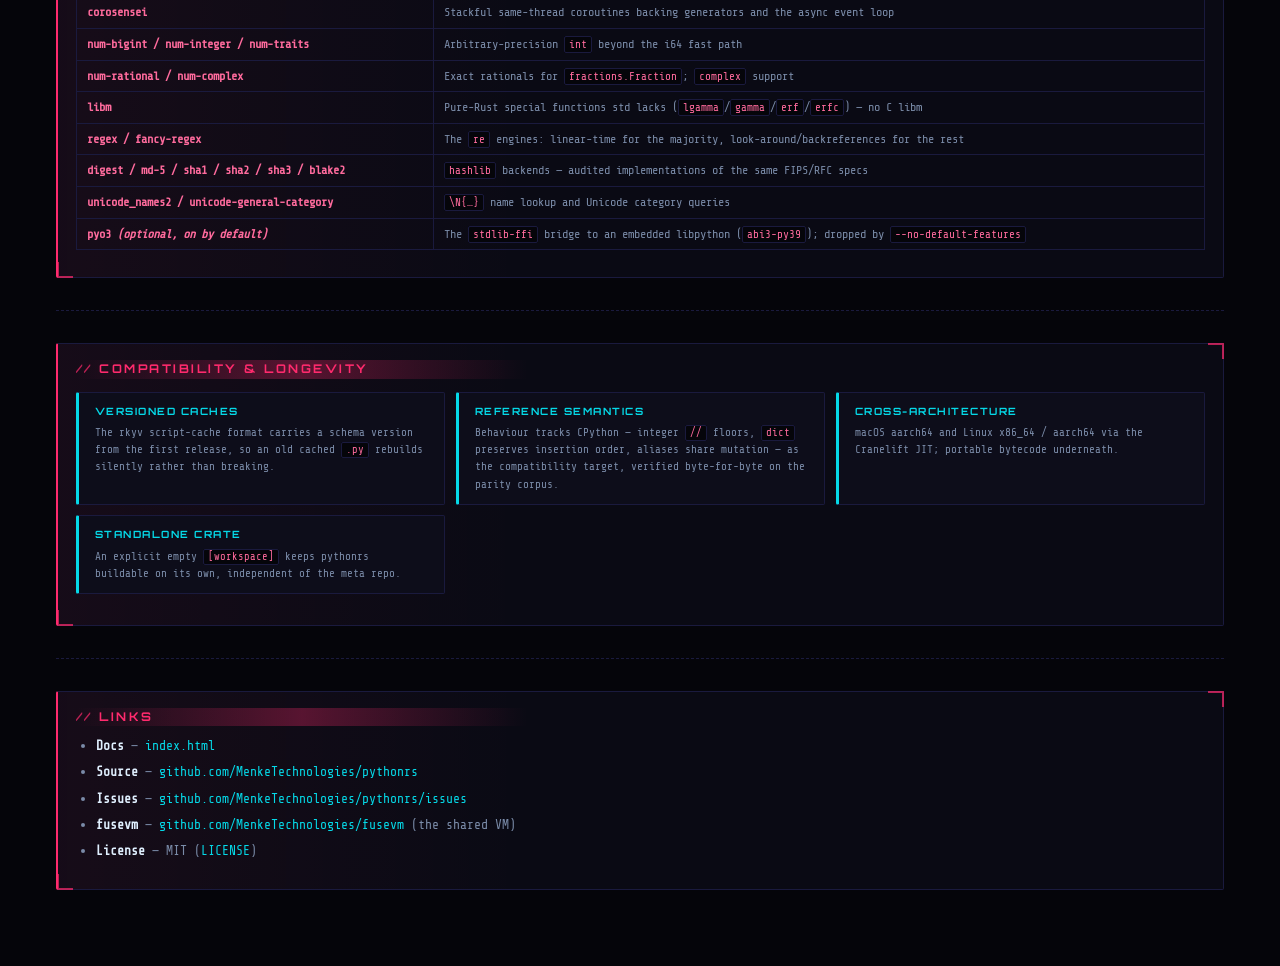
<file: docs/report.html>
<!DOCTYPE html>
<html lang="en">
<head>
  <meta charset="utf-8">
  <meta name="viewport" content="width=device-width, initial-scale=1">
  <meta name="color-scheme" content="dark light">
  <meta name="description" content="pythonrs — Engineering report. A compiled Python runtime in Rust, hosted on the fusevm bytecode VM with a three-tier Cranelift JIT. Transparent rkyv bytecode cache on every run, AOT to a native executable, architecture, value model, roadmap, and dependency posture. MIT licensed.">
  <title>pythonrs &mdash; Engineering Report</title>
  <link rel="preconnect" href="https://fonts.googleapis.com">
  <link rel="preconnect" href="https://fonts.gstatic.com" crossorigin>
  <link href="https://fonts.googleapis.com/css2?family=Orbitron:wght@400;600;700;900&family=Share+Tech+Mono&display=swap" rel="stylesheet">
  <link rel="stylesheet" href="hud-static.css">
  <link rel="stylesheet" href="tutorial.css">
  <style>
    .tutorial-main { max-width: 76rem; }
    .file-table { width:100%;border-collapse:collapse;margin:0.6rem 0;font-size:12px; }
    .file-table th { background:var(--bg-secondary);color:var(--cyan);font-family:'Orbitron',sans-serif;font-size:10px;font-weight:700;letter-spacing:1.2px;text-transform:uppercase;text-align:left;padding:7px 10px;border:1px solid var(--border); }
    .file-table td { padding:6px 10px;border:1px solid var(--border);color:var(--text-dim);vertical-align:middle; }
    .file-table tr:hover td { background:var(--bg-hover); }
    .file-table td:first-child { font-family:'Share Tech Mono',monospace;color:var(--accent-light);font-weight:600;white-space:nowrap; }
    .file-table code { font-size:11px;color:var(--accent-light);background:var(--bg-primary);padding:1px 4px;border-radius:2px; }
    .stat-grid { display:grid;grid-template-columns:repeat(auto-fill,minmax(14rem,1fr));gap:0.75rem;margin:1.2rem 0; }
    .stat-card { border:1px solid var(--border);border-top:3px solid var(--cyan);background:var(--bg-card);padding:1rem 1.2rem;border-radius:2px;text-align:center; }
    .stat-card .stat-val { font-family:'Orbitron',sans-serif;font-size:28px;font-weight:900;color:var(--cyan);line-height:1.1;text-shadow:0 0 20px var(--cyan-glow); }
    .stat-card .stat-val.accent { color:var(--accent);text-shadow:0 0 20px var(--accent-glow); }
    .stat-card .stat-label { font-family:'Orbitron',sans-serif;font-size:9px;font-weight:700;letter-spacing:2px;text-transform:uppercase;color:var(--text-muted);margin-top:0.5rem; }
    .feature-grid { display:grid;grid-template-columns:repeat(auto-fill,minmax(22rem,1fr));gap:0.65rem;margin:0.8rem 0; }
    .feature-card { border:1px solid var(--border);border-left:3px solid var(--cyan);background:var(--bg-card);padding:0.7rem 1rem;border-radius:2px; }
    .feature-card h4 { font-family:'Orbitron',sans-serif;font-size:10px;font-weight:700;letter-spacing:1.5px;text-transform:uppercase;color:var(--cyan);margin:0 0 0.3rem; }
    .feature-card p { margin:0;font-size:11px;color:var(--text-dim);line-height:1.55; }
    .feature-card code { font-size:10.5px;color:var(--accent-light);background:var(--bg-primary);padding:1px 4px;border-radius:2px; }
    .section-rule { border:none;border-top:1px dashed var(--border);margin:2rem 0; }
    .hub-scheme-strip { border-bottom:1px dashed var(--border);background:color-mix(in srgb, var(--bg-secondary) 85%, transparent);padding:0.55rem 1.5rem 0.65rem;position:relative; }
    .hub-scheme-strip-inner { max-width:76rem;margin:0 auto;display:flex;align-items:center;gap:0.85rem; }
    .hub-scheme-strip .hud-scheme-label { flex:0 0 auto;font-family:'Orbitron',sans-serif;font-size:9px;font-weight:700;letter-spacing:2px;text-transform:uppercase;color:var(--accent);text-align:left; }
    .hub-scheme-strip .scheme-grid { flex:1 1 auto;display:grid;grid-template-columns:repeat(5,minmax(0,1fr));gap:6px; }
    @media (max-width:720px){ .hub-scheme-strip-inner{flex-direction:column;align-items:stretch}.hub-scheme-strip .scheme-grid{grid-template-columns:repeat(2,minmax(0,1fr))} }
    .docs-build-line { margin:0.35rem 0 0;font-family:'Share Tech Mono',ui-monospace,monospace;font-size:11px;color:var(--text-dim);letter-spacing:0.03em;max-width:42rem;opacity:0.75; }
  </style>
</head>
<body>
  <div class="app tutorial-app" id="docsApp">
    <div class="crt-scanline" id="crtH" aria-hidden="true"></div>
    <div class="crt-scanline-v" id="crtV" aria-hidden="true"></div>

    <header class="tutorial-header">
      <div class="tutorial-header-inner">
        <div>
          <h1 class="tutorial-brand">// PYTHONRS — ENGINEERING REPORT</h1>
          <nav class="tutorial-crumbs" aria-label="Breadcrumb">
            <a href="index.html">Docs</a>
            <span class="sep">/</span>
            <span class="current">Engineering Report</span>
            <span class="sep">/</span>
            <a href="https://github.com/MenkeTechnologies/pythonrs" target="_blank" rel="noopener noreferrer">GitHub</a>
          </nav>
          <p class="docs-build-line">pythonrs v0.1.15 · Python on fusevm · lex/parse → AST → bytecode → Cranelift JIT · transparent rkyv cache on every run · AOT native-exe · MIT · in active development</p>
        </div>
        <div class="tutorial-toolbar">
          <button type="button" class="btn btn-secondary" id="btnTheme" title="Toggle light/dark">Theme</button>
          <button type="button" class="btn btn-secondary active" id="btnCrt" title="CRT scanline overlay">CRT</button>
          <button type="button" class="btn btn-secondary active" id="btnNeon" title="Neon border pulse">Neon</button>
          <a class="btn btn-secondary" href="index.html">Docs</a>
          <a class="btn btn-secondary" href="https://github.com/MenkeTechnologies/pythonrs" target="_blank" rel="noopener noreferrer">GitHub</a>
        </div>
      </div>
    </header>

    <div class="hub-scheme-strip">
      <div class="hub-scheme-strip-inner">
        <span class="hud-scheme-label">// Color scheme</span>
        <div class="scheme-grid" id="hudSchemeGrid"></div>
      </div>
    </div>

    <main class="tutorial-main">
      <h2 class="tutorial-title"><span class="step-hash">&gt;_</span>ENGINEERING REPORT</h2>
      <p class="tutorial-subtitle">pythonrs is a compiled Python runtime in Rust, hosted on the <code>fusevm</code> bytecode VM and its three-tier Cranelift JIT. This report describes the architecture, the value model, the current state of the tree, and the dependency posture. The statements below are facts about the design and the manifest, not aspirational metrics.</p>

      <div class="stat-grid">
        <div class="stat-card"><div class="stat-val accent">Python</div><div class="stat-label">fusevm language host</div></div>
        <div class="stat-card"><div class="stat-val">3</div><div class="stat-label">Cranelift JIT tiers</div></div>
        <div class="stat-card"><div class="stat-val">v0.1.15</div><div class="stat-label">version</div></div>
        <div class="stat-card"><div class="stat-val">MIT</div><div class="stat-label">license · free / OSS</div></div>
      </div>

      <section class="tutorial-section">
        <h2>Summary</h2>
        <p>CPython compiles Python to its own bytecode and walks it in C. pythonrs takes a different path: it lexes and parses Python 3 to an AST, lowers that to <code>fusevm</code> bytecode, and runs it on a compiled VM with a Cranelift JIT. Arithmetic and comparison operators lower to native VM ops so the JIT can trace hot loops; Python-specific behaviour is served by a thread-local <code>PyHost</code> object heap through a numbered builtin-call protocol. It joins <a href="https://github.com/MenkeTechnologies/fusevm">fusevm</a> alongside <code>zshrs</code>, <code>stryke</code>, <code>awkrs</code>, <code>elisp</code>, and <code>rubylang</code>, and reuses that shared bytecode VM and JIT rather than shipping its own.</p>
        <p>Two things set it apart from every other standalone Python: it <strong>transparently caches compiled bytecode via rkyv on every run</strong> (<code>~/.pythonrs/scripts.rkyv</code>; a hit skips lex/parse/lower), and it <strong>AOT-compiles a script to a standalone native executable</strong> via <code>python --build</code>. To our knowledge it is the first compiled standalone Python runtime to do both.</p>
        <p>The current tree implements the lexer/parser, AST-to-bytecode lowering, the object heap and method dispatch (str, list, dict, tuple, set, instances), a growing Kernel-builtin and per-type-method surface, functions/closures/<code>*args</code>/<code>**kwargs</code>, user-defined classes with inheritance and operator dunders, list/dict/set comprehensions, f-strings, exceptions (<code>try</code>/<code>except</code>/<code>finally</code>/<code>raise</code>, <code>with</code>), arbitrary-precision <code>int</code>, generators (<code>yield</code> / <code>yield from</code>), <code>async</code>/<code>await</code> on a native event loop, <code>match</code>/<code>case</code> structural pattern matching, the standalone <code>python</code> binary and REPL, the transparent rkyv bytecode cache, AOT native-executable emission, and a glob-matched AOP method-intercept registry. The standard library arrives through the <code>stdlib-ffi</code> bridge to an embedded libpython (on by default). Behaviour is checked against the reference <code>python3</code> by a differential parity harness and a differential fuzzer. The LSP and DAP surfaces are partial — see <a href="https://github.com/MenkeTechnologies/pythonrs/blob/main/BUGS.md">BUGS.md</a> for the honest ledger.</p>
      </section>

      <hr class="section-rule">

      <section class="tutorial-section">
        <h2>Hosting on fusevm</h2>
        <p>pythonrs contains no virtual machine or JIT of its own. The execution path is:</p>
<pre>Python source  →  lexer  →  parser → AST  →  lower to fusevm bytecode  →  fusevm VM + Cranelift JIT
                                                    │
                                       PyHost heap (str/list/dict/tuple/set/instances, CallBuiltin)</pre>
        <div class="feature-grid">
          <div class="feature-card"><h4>Shared engine</h4><p>fusevm is pulled from crates.io with the <code>jit</code>, <code>jit-disk-cache</code>, and <code>aot</code> features. JIT and VM improvements land once and benefit zshrs, stryke, awkrs, elisp, rubylang, and pythonrs together.</p></div>
          <div class="feature-card"><h4>Native arithmetic</h4><p>Operators lower to native fusevm ops; a strict numeric hook supplies Python semantics (<code>str</code>/<code>list</code> concatenation, truthiness, bignum promotion) only for the non-numeric operand cases the VM can't compute natively.</p></div>
          <div class="feature-card"><h4>Persistent native code</h4><p><code>jit-disk-cache</code> persists compiled machine code across runs, so warm starts skip recompilation. Distinct from the rkyv <em>bytecode</em> cache, which persists the lowered chunks.</p></div>
          <div class="feature-card"><h4>AOT emission</h4><p>The <code>aot</code> feature drives <code>python --build</code>: <code>fusevm::aot</code> emits a native object linked against the pythonrs runtime staticlib, producing a self-contained executable with no interpreter present (<code>src/aot_native.rs</code>).</p></div>
        </div>
      </section>

      <hr class="section-rule">

      <section class="tutorial-section">
        <h2>Value model</h2>
        <p>Immediate values — <code>int</code> (within i64 range), <code>float</code>, <code>True</code>/<code>False</code>, and <code>None</code> — ride through the VM directly as <code>fusevm::Value</code>. The reference types (<code>str</code>, <code>list</code>, <code>dict</code>, <code>tuple</code>, <code>set</code>, and class instances) live on the <code>PyHost</code> object heap behind <code>Value::Obj(u32)</code> handles, so mutation is observed through every alias — <code>a.append(x)</code> changes the list the caller still holds, exactly as in Python. <code>dict</code> preserves insertion order (an <code>IndexMap</code>), matching CPython's guaranteed iteration order since 3.7. <code>int</code> promotes to arbitrary precision across <code>+ - * ** // %</code> and the bitwise ops <code>&amp; | ^ &lt;&lt; &gt;&gt;</code>.</p>
        <p>Truthiness follows Python, not C or the shell: <code>None</code>, <code>False</code>, <code>0</code>, empty <code>str</code>/<code>list</code>/<code>dict</code> are falsy. Conditions are therefore normalized through a truthiness host op before a native branch, rather than relying on the VM's default numeric truthiness. Operator overloading routes through the instance dunders (<code>__add__</code>, <code>__eq__</code>, <code>__getitem__</code>, <code>__len__</code>, <code>__iter__</code>, …) with reflected <code>__r*__</code> fallbacks.</p>
      </section>

      <hr class="section-rule">

      <section class="tutorial-section">
        <h2>Component status</h2>
        <table class="file-table">
          <thead><tr><th>Component</th><th>State</th><th>Notes</th></tr></thead>
          <tbody>
            <tr><td>lexer / parser → AST</td><td>Implemented</td><td>Indentation-significant tokenizer (INDENT/DEDENT/NEWLINE), f-strings (<code>src/lexer.rs</code>, <code>src/parser.rs</code>).</td></tr>
            <tr><td>AST → fusevm bytecode</td><td>Implemented</td><td>Native arithmetic + <code>CallBuiltin</code> host dispatch; no local VM (<code>src/compiler.rs</code>).</td></tr>
            <tr><td>object heap &amp; dispatch</td><td>Implemented</td><td>str/list/dict/tuple/set/instances (<code>src/host.rs</code>, <code>src/builtins.rs</code>).</td></tr>
            <tr><td>functions / closures / splat / kwargs</td><td>Implemented</td><td>Def-site <code>*args</code>/<code>**kwargs</code>, defaults, keyword args, real closures, and call-site <code>*</code>/<code>**</code> unpacking (<code>src/compiler.rs</code>).</td></tr>
            <tr><td>classes / inheritance / operator dunders</td><td>Implemented</td><td><code>__init__</code>, instance attrs, arithmetic/comparison dunders with reflected fallbacks, <code>__getitem__</code>/<code>__len__</code>/<code>__iter__</code>/<code>__repr__</code>.</td></tr>
            <tr><td>comprehensions / f-strings</td><td>Implemented</td><td>list/dict/set comprehensions; f-string format mini-language (fill/align/sign/width/<code>,</code>/<code>.prec</code>/type).</td></tr>
            <tr><td>exceptions / <code>with</code></td><td>Implemented</td><td><code>try</code>/<code>except</code>/<code>finally</code>/<code>raise</code>, typed classes; <code>with</code> desugars to try/finally over <code>__enter__</code>/<code>__exit__</code>.</td></tr>
            <tr><td>arbitrary-precision <code>int</code></td><td>Implemented</td><td>Bignum promotion across <code>+ - * ** // %</code> and the bitwise ops <code>&amp; | ^ &lt;&lt; &gt;&gt;</code> — the earlier i64 cap is gone.</td></tr>
            <tr><td>standalone <code>python</code> binary + REPL</td><td>Implemented</td><td>Files, <code>-c</code> one-liners, interactive REPL (<code>src/main.rs</code>, <code>src/repl.rs</code>).</td></tr>
            <tr><td>transparent rkyv bytecode cache</td><td>Implemented</td><td>Versioned shard at <code>~/.pythonrs/scripts.rkyv</code>, consulted on every run (<code>src/cache.rs</code>).</td></tr>
            <tr><td>AOT native executable (<code>--build</code>)</td><td>Implemented</td><td><code>fusevm::aot</code> emission linked to the runtime staticlib (<code>src/aot_native.rs</code>). Requires a <code>--no-default-features</code> build; a <code>stdlib-ffi</code> binary cannot statically link CPython.</td></tr>
            <tr><td>AOP method intercepts</td><td>Implemented</td><td>Glob-matched before/after/around registry (<code>src/intercepts.rs</code>).</td></tr>
            <tr><td>parity harness vs reference <code>python3</code></td><td>Implemented</td><td>Differential corpus diffed byte-for-byte against CPython (<code>src/bin/parity.rs</code>).</td></tr>
            <tr><td>generators / <code>async</code> / <code>match</code></td><td>Implemented</td><td>Stackful <code>corosensei</code> generators with full <code>yield from</code>, a native fusevm asyncio event loop, and PEP 634 structural pattern matching.</td></tr>
            <tr><td>diagnostics (<code>--doctor</code> / <code>--cacheview</code> / <code>--tiers</code>)</td><td>Implemented</td><td>Runtime/CPython/cache/env report, rkyv-shard listing, and a per-chunk fusevm execution-tier report (<code>src/tiers.rs</code>).</td></tr>
            <tr><td>LSP server (<code>--lsp</code>)</td><td>Partial</td><td>Builtin/keyword/method completion, position-aware hover, and diagnostics from the real parser; go-to-definition and signature help through the document's scopes, <code>self</code>/class attributes and the modules it imports; a builtin has neither (<code>src/lsp.rs</code>, <code>src/lsp_nav.rs</code>).</td></tr>
            <tr><td>DAP adapter (<code>--dap</code>)</td><td>Partial</td><td>Breakpoints, step in/out/over/continue, stack trace, locals, expression <code>evaluate</code>, program-stdout capture; watch expressions not yet (<code>src/dap.rs</code>).</td></tr>
            <tr><td>standard library</td><td>Partial</td><td>The <code>stdlib-ffi</code> bridge (default) serves the real CPython stdlib over an embedded libpython; <code>sys</code> stays wholly native and <code>math</code>/<code>collections</code>/<code>functools</code>/<code>contextlib</code> resolve native arms first; <code>--no-default-features</code> drops the bridge for the vendored <code>pylib/</code> tree.</td></tr>
          </tbody>
        </table>
      </section>

      <hr class="section-rule">

      <section class="tutorial-section">
        <h2>Dependency posture</h2>
        <p>Dependencies are kept foundational and durable — the goal is a crate that still builds cleanly years from now. Direct dependencies from <code>Cargo.toml</code>:</p>
        <table class="file-table">
          <thead><tr><th>Crate</th><th>Role</th></tr></thead>
          <tbody>
            <tr><td>fusevm</td><td>Language-agnostic bytecode VM + three-tier Cranelift JIT (<code>jit</code>, <code>jit-disk-cache</code>, <code>aot</code>, <code>ffi</code>)</td></tr>
            <tr><td>clap</td><td>CLI argument parsing (<code>derive</code>, <code>cargo</code>)</td></tr>
            <tr><td>thiserror</td><td>Error type derivation</td></tr>
            <tr><td>rustc-hash</td><td>Fast hashing for the script-cache key</td></tr>
            <tr><td>indexmap</td><td>Insertion-ordered <code>dict</code> storage (matches CPython iteration)</td></tr>
            <tr><td>rkyv / bincode</td><td>Zero-copy outer shard + serde inner blobs for the transparent bytecode cache</td></tr>
            <tr><td>memmap2 / dirs / once_cell</td><td>Cache file access + platform cache directory + lazy statics</td></tr>
            <tr><td>lsp-server / lsp-types</td><td>LSP transport + protocol types (<code>--lsp</code> server)</td></tr>
            <tr><td>serde / serde_json / libc</td><td>DAP/LSP JSON-RPC plumbing; libc pipe + dup2 to capture debuggee stdout</td></tr>
            <tr><td>reedline / nu-ansi-term / sysinfo</td><td>Interactive REPL line editor, colors, live stats</td></tr>
            <tr><td>glob</td><td>Pattern matching for the AOP method-intercept engine</td></tr>
            <tr><td>corosensei</td><td>Stackful same-thread coroutines backing generators and the async event loop</td></tr>
            <tr><td>num-bigint / num-integer / num-traits</td><td>Arbitrary-precision <code>int</code> beyond the i64 fast path</td></tr>
            <tr><td>num-rational / num-complex</td><td>Exact rationals for <code>fractions.Fraction</code>; <code>complex</code> support</td></tr>
            <tr><td>libm</td><td>Pure-Rust special functions std lacks (<code>lgamma</code>/<code>gamma</code>/<code>erf</code>/<code>erfc</code>) — no C libm</td></tr>
            <tr><td>regex / fancy-regex</td><td>The <code>re</code> engines: linear-time for the majority, look-around/backreferences for the rest</td></tr>
            <tr><td>digest / md-5 / sha1 / sha2 / sha3 / blake2</td><td><code>hashlib</code> backends — audited implementations of the same FIPS/RFC specs</td></tr>
            <tr><td>unicode_names2 / unicode-general-category</td><td><code>\N{…}</code> name lookup and Unicode category queries</td></tr>
            <tr><td>pyo3 <em>(optional, on by default)</em></td><td>The <code>stdlib-ffi</code> bridge to an embedded libpython (<code>abi3-py39</code>); dropped by <code>--no-default-features</code></td></tr>
          </tbody>
        </table>
      </section>

      <hr class="section-rule">

      <section class="tutorial-section">
        <h2>Compatibility &amp; longevity</h2>
        <div class="feature-grid">
          <div class="feature-card"><h4>Versioned caches</h4><p>The rkyv script-cache format carries a schema version from the first release, so an old cached <code>.py</code> rebuilds silently rather than breaking.</p></div>
          <div class="feature-card"><h4>Reference semantics</h4><p>Behaviour tracks CPython — integer <code>//</code> floors, <code>dict</code> preserves insertion order, aliases share mutation — as the compatibility target, verified byte-for-byte on the parity corpus.</p></div>
          <div class="feature-card"><h4>Cross-architecture</h4><p>macOS aarch64 and Linux x86_64 / aarch64 via the Cranelift JIT; portable bytecode underneath.</p></div>
          <div class="feature-card"><h4>Standalone crate</h4><p>An explicit empty <code>[workspace]</code> keeps pythonrs buildable on its own, independent of the meta repo.</p></div>
        </div>
      </section>

      <hr class="section-rule">

      <section class="tutorial-section">
        <h2>Links</h2>
        <ul>
          <li><strong>Docs</strong> — <a href="index.html">index.html</a></li>
          <li><strong>Source</strong> — <a href="https://github.com/MenkeTechnologies/pythonrs">github.com/MenkeTechnologies/pythonrs</a></li>
          <li><strong>Issues</strong> — <a href="https://github.com/MenkeTechnologies/pythonrs/issues">github.com/MenkeTechnologies/pythonrs/issues</a></li>
          <li><strong>fusevm</strong> — <a href="https://github.com/MenkeTechnologies/fusevm">github.com/MenkeTechnologies/fusevm</a> (the shared VM)</li>
          <li><strong>License</strong> — MIT (<a href="https://github.com/MenkeTechnologies/pythonrs/blob/main/LICENSE">LICENSE</a>)</li>
        </ul>
      </section>
    </main>
  </div>

  <script src="hud-theme.js"></script>
</body>
</html>
</file>
<file: docs/hud-static.css>
/*
 * Fonts: pages must load Google Fonts with <link href="https://fonts.googleapis.com/..."> in <head>.
 * Do not use @import here: the i18n audit inlines this file in a single <style> block, and a leading
 * @import against https from file:// makes WebKit skip the rest of the stylesheet (HUD + color schemes vanish).
 */
html {
  color-scheme: dark;
}
html[data-theme="light"] {
  color-scheme: light;
}

* { margin: 0; padding: 0; box-sizing: border-box; }

::selection {
  background: rgba(5, 217, 232, 0.3);
  color: #fff;
}

:root {
  --bg-primary: #05050a;
  --bg-secondary: #0a0a14;
  --bg-card: #0d0d1a;
  --bg-hover: #12122a;
  --accent: #ff2a6d;
  --accent-light: #ff6b9d;
  --accent-glow: rgba(255, 42, 109, 0.4);
  --cyan: #05d9e8;
  --cyan-glow: rgba(5, 217, 232, 0.4);
  --cyan-dim: rgba(5, 217, 232, 0.15);
  --magenta: #d300c5;
  --magenta-glow: rgba(211, 0, 197, 0.3);
  --green: #39ff14;
  --green-bg: rgba(57, 255, 20, 0.08);
  --red: #ff073a;
  --text: #e0f0ff;
  --text-dim: #7a8ba8;
  --text-muted: #3d4f6a;
  --border: #1a1a3e;
  --border-glow: #2a1a4e;
  --cyber-grid-line: rgba(5, 217, 232, 0.042);
  --cyber-grid-cross: rgba(5, 217, 232, 0.034);
}

[data-theme="light"] {
  --bg-primary: #f0f2f5;
  --bg-secondary: #e4e7ec;
  --bg-card: #ffffff;
  --bg-hover: #f7f8fa;
  --accent: #d6196e;
  --accent-light: #e84d8a;
  --accent-glow: rgba(214, 25, 110, 0.15);
  --cyan: #0891b2;
  --cyan-glow: rgba(8, 145, 178, 0.2);
  --cyan-dim: rgba(8, 145, 178, 0.08);
  --magenta: #a300a3;
  --magenta-glow: rgba(163, 0, 163, 0.15);
  --green: #15803d;
  --green-bg: rgba(21, 128, 61, 0.08);
  --red: #dc2626;
  --text: #1e293b;
  --text-dim: #475569;
  --text-muted: #94a3b8;
  --border: #cbd5e1;
  --border-glow: #a5b4c8;
  --cyber-grid-line: rgba(8, 145, 178, 0.08);
  --cyber-grid-cross: rgba(8, 145, 178, 0.055);
}

[data-theme="light"] .app::after {
  background: repeating-linear-gradient(
    0deg, transparent, transparent 2px, rgba(0, 0, 0, 0.02) 2px, rgba(0, 0, 0, 0.02) 4px);
}

[data-theme="light"] .app::before {
  background: radial-gradient(ellipse at center, transparent 65%, rgba(0, 0, 0, 0.12) 100%);
}

[data-theme="light"] .crt-scanline {
  background: linear-gradient(90deg,
    transparent 0%, rgba(0, 0, 0, 0.04) 20%, rgba(0, 0, 0, 0.08) 50%,
    rgba(0, 0, 0, 0.04) 80%, transparent 100%);
  box-shadow: 0 0 15px 5px rgba(0, 0, 0, 0.03);
}

[data-theme="light"] .crt-scanline-v {
  background: linear-gradient(180deg,
    transparent 0%, rgba(0, 0, 0, 0.03) 20%, rgba(0, 0, 0, 0.06) 50%,
    rgba(0, 0, 0, 0.03) 80%, transparent 100%);
  box-shadow: 0 0 15px 5px rgba(0, 0, 0, 0.02);
}

body {
  font-family: 'Share Tech Mono', 'SF Mono', 'Fira Code', monospace;
  background-color: var(--bg-primary);
  background-image:
    radial-gradient(ellipse at 20% 50%, rgba(5, 217, 232, 0.045) 0%, transparent 52%),
    radial-gradient(ellipse at 80% 20%, rgba(211, 0, 197, 0.04) 0%, transparent 50%),
    radial-gradient(ellipse at 50% 82%, rgba(255, 42, 109, 0.035) 0%, transparent 48%),
    linear-gradient(var(--cyber-grid-line) 1px, transparent 1px),
    linear-gradient(90deg, var(--cyber-grid-cross) 1px, transparent 1px);
  background-size: auto, auto, auto, 52px 52px, 52px 52px;
  background-attachment: fixed;
  color: var(--text);
  min-height: 100vh;
  line-height: 1.55;
}

[data-theme="light"] body {
  background-image:
    radial-gradient(ellipse at 22% 48%, rgba(8, 145, 178, 0.09) 0%, transparent 52%),
    radial-gradient(ellipse at 78% 22%, rgba(163, 0, 163, 0.07) 0%, transparent 50%),
    linear-gradient(var(--cyber-grid-line) 1px, transparent 1px),
    linear-gradient(90deg, var(--cyber-grid-cross) 1px, transparent 1px);
  background-size: auto, auto, 44px 44px, 44px 44px;
  background-attachment: fixed;
}

.app {
  position: relative;
  min-height: 100vh;
  display: flex;
  flex-direction: column;
}

.app::after {
  content: '';
  position: fixed;
  inset: 0;
  background: repeating-linear-gradient(
    0deg, transparent, transparent 2px,
    rgba(5, 217, 232, 0.015) 2px, rgba(5, 217, 232, 0.015) 4px);
  pointer-events: none;
  z-index: 9999;
}

.app::before {
  content: '';
  position: fixed;
  inset: 0;
  background: radial-gradient(ellipse at center, transparent 60%, rgba(0, 0, 0, 0.5) 100%);
  pointer-events: none;
  z-index: 9998;
}

.app.no-crt::after,
.app.no-crt::before { display: none; }

.crt-scanline {
  position: fixed;
  left: 0;
  right: 0;
  height: 2px;
  background: linear-gradient(90deg,
    transparent 0%, rgba(5, 217, 232, 0.03) 20%, rgba(5, 217, 232, 0.08) 50%,
    rgba(5, 217, 232, 0.03) 80%, transparent 100%);
  box-shadow: 0 0 15px 5px rgba(5, 217, 232, 0.04);
  pointer-events: none;
  z-index: 9997;
  animation: hscan 12s linear infinite;
}

.crt-scanline-v {
  position: fixed;
  top: 0;
  bottom: 0;
  width: 2px;
  background: linear-gradient(180deg,
    transparent 0%, rgba(255, 42, 109, 0.03) 20%, rgba(255, 42, 109, 0.06) 50%,
    rgba(255, 42, 109, 0.03) 80%, transparent 100%);
  box-shadow: 0 0 15px 5px rgba(255, 42, 109, 0.03);
  pointer-events: none;
  z-index: 9997;
  animation: vscan 18s linear infinite;
}

@keyframes hscan {
  0% { top: -2px; opacity: 0; }
  5% { opacity: 1; }
  95% { opacity: 1; }
  100% { top: 100%; opacity: 0; }
}

@keyframes vscan {
  0% { left: -2px; opacity: 0; }
  5% { opacity: 1; }
  95% { opacity: 1; }
  100% { left: 100%; opacity: 0; }
}

body.no-neon-glow * {
  animation-name: none !important;
  animation-duration: 0s !important;
}

body.no-neon-glow .doc-card {
  box-shadow: 0 0 20px var(--cyan-glow), 0 4px 24px rgba(0, 0, 0, 0.35);
}

[data-theme="light"] body.no-neon-glow .doc-card {
  box-shadow: 0 2px 16px rgba(0, 0, 0, 0.08);
}

::-webkit-scrollbar { width: 8px; height: 8px; }
::-webkit-scrollbar-track { background: rgba(5, 5, 10, 0.5); }
[data-theme="light"] ::-webkit-scrollbar-track { background: rgba(226, 232, 240, 0.8); }
::-webkit-scrollbar-thumb {
  background: linear-gradient(180deg, var(--cyan) 0%, var(--magenta) 100%);
  border-radius: 4px;
  box-shadow: 0 0 8px var(--cyan-glow), inset 0 1px 0 rgba(255, 255, 255, 0.2);
}
::-webkit-scrollbar-thumb:hover {
  background: linear-gradient(180deg, var(--accent) 0%, var(--cyan) 100%);
}

.docs-header {
  padding: 20px 24px 16px;
  border-bottom: 1px solid var(--border);
  background: linear-gradient(180deg, #070714 0%, #0d0d22 42%, var(--bg-secondary) 100%);
  position: relative;
  box-shadow:
    0 4px 28px rgba(0, 0, 0, 0.55),
    0 1px 0 rgba(5, 217, 232, 0.1),
    inset 0 1px 0 rgba(5, 217, 232, 0.06);
  z-index: 1;
}

[data-theme="light"] .docs-header {
  background: linear-gradient(180deg, #f8fafc 0%, #f1f5f9 100%);
  box-shadow: 0 2px 12px rgba(0, 0, 0, 0.06);
}

.docs-header::after {
  content: '';
  position: absolute;
  bottom: 0;
  left: 0;
  right: 0;
  height: 1px;
  background: linear-gradient(90deg, transparent, var(--cyan), var(--accent), var(--cyan), transparent);
  opacity: 0.6;
}

.docs-header-inner {
  max-width: 92rem;
  margin: 0 auto;
  display: flex;
  align-items: flex-start;
  justify-content: space-between;
  gap: 1rem;
  flex-wrap: wrap;
}

.docs-title-block h1 {
  font-family: 'Orbitron', sans-serif;
  font-size: clamp(1rem, 2.5vw, 1.25rem);
  font-weight: 900;
  letter-spacing: 3px;
  text-transform: uppercase;
  background: linear-gradient(90deg, var(--cyan), #fff, var(--accent), var(--cyan));
  background-size: 300% 100%;
  -webkit-background-clip: text;
  -webkit-text-fill-color: transparent;
  background-clip: text;
  filter: drop-shadow(0 0 8px var(--cyan-glow));
  animation: logo-shimmer 6s linear infinite;
  margin: 0 0 6px;
}

[data-theme="light"] .docs-title-block h1 {
  filter: drop-shadow(0 0 4px var(--cyan-glow));
}

@keyframes logo-shimmer {
  0% { background-position: 0% 0%; }
  100% { background-position: 300% 0%; }
}

.docs-sub {
  font-size: 11px;
  color: var(--text-dim);
  letter-spacing: 0.5px;
  max-width: 42rem;
  word-break: break-word;
}

.docs-build-line {
  margin: 0.35rem 0 0;
  font-family: 'Share Tech Mono', ui-monospace, monospace;
  font-size: 11px;
  color: var(--text-dim);
  letter-spacing: 0.03em;
  max-width: 42rem;
}

.docs-note {
  font-size: 12px;
  color: var(--text-dim);
  line-height: 1.55;
}

.docs-build-line:empty {
  display: none;
}

.docs-toolbar {
  display: flex;
  flex-wrap: wrap;
  gap: 8px;
  align-items: center;
}

.docs-header-actions {
  display: flex;
  flex-direction: row;
  flex-wrap: wrap;
  align-items: flex-start;
  justify-content: flex-end;
  gap: 14px;
  min-width: 0;
  margin-left: auto;
}

.hud-scheme-row {
  display: flex;
  flex-direction: column;
  align-items: flex-end;
  gap: 6px;
  flex: 0 1 auto;
  max-width: min(36rem, 92vw);
}

.hud-scheme-label {
  font-size: 9px;
  text-transform: uppercase;
  letter-spacing: 2px;
  color: var(--text-muted);
  text-align: right;
}

.scheme-grid {
  display: grid;
  grid-template-columns: repeat(auto-fill, minmax(120px, 1fr));
  gap: 3px;
}

.scheme-btn {
  padding: 5px 8px;
  background: var(--bg-secondary);
  border: 1px solid var(--border);
  border-radius: 2px;
  cursor: pointer;
  text-align: left;
  font-family: 'Share Tech Mono', monospace;
  transition: all 0.2s;
}

.scheme-btn:hover {
  border-color: var(--cyan);
  box-shadow: 0 0 10px var(--cyan-dim);
}

.scheme-btn.active {
  border-color: var(--cyan);
  border-left: 3px solid var(--cyan);
  box-shadow: 0 0 12px var(--cyan-glow);
}

.scheme-btn-name {
  font-size: 12px;
  font-weight: 600;
  color: var(--text);
  text-transform: uppercase;
  letter-spacing: 1px;
  margin-bottom: 2px;
}

.scheme-btn-desc {
  font-size: 10px;
  color: var(--text-muted);
}

.scheme-btn-preview {
  display: flex;
  gap: 4px;
  margin-top: 5px;
  flex-wrap: wrap;
}

.scheme-dot {
  width: 12px;
  height: 12px;
  border-radius: 50%;
}

button, a.btn {
  font-family: 'Share Tech Mono', monospace;
}

a.btn {
  text-decoration: none;
}

.btn {
  padding: 8px 14px;
  border-radius: 2px;
  border: none;
  font-size: 11px;
  font-weight: 600;
  cursor: pointer;
  display: inline-flex;
  align-items: center;
  gap: 6px;
  transition: all 0.2s;
  text-transform: uppercase;
  letter-spacing: 1.2px;
  background-image: linear-gradient(180deg, rgba(255,255,255,0.12) 0%, rgba(255,255,255,0.02) 40%, transparent 60%);
}

.btn-secondary {
  background: transparent;
  color: var(--cyan);
  border: 1px solid var(--cyan);
  box-shadow: 0 0 8px var(--cyan-dim);
}

.btn-secondary:hover {
  background: rgba(5, 217, 232, 0.08);
  box-shadow: 0 0 15px var(--cyan-glow);
  transform: translateY(-1px);
}

.btn-secondary:active { transform: translateY(1px) scale(0.98); }
.btn-secondary.active {
  background: rgba(5, 217, 232, 0.12);
  box-shadow: 0 0 12px var(--cyan-glow);
}

[data-theme="light"] .btn-secondary:hover { background: rgba(8, 145, 178, 0.1); }

.docs-main {
  position: relative;
  z-index: 1;
  flex: 1;
  max-width: 92rem;
  margin: 0 auto;
  padding: 2rem 1.25rem 4rem;
  width: 100%;
}

.doc-card {
  background-color: var(--bg-card);
  background-image: linear-gradient(180deg, rgba(255,255,255,0.07) 0%, rgba(255,255,255,0.02) 30%, transparent 50%);
  border: 1px solid var(--cyan);
  border-radius: 2px;
  padding: 1.25rem 1.35rem;
  margin: 1.25rem 0;
  position: relative;
  box-shadow: 0 0 40px var(--cyan-glow);
  backdrop-filter: blur(12px) saturate(1.4);
  -webkit-backdrop-filter: blur(12px) saturate(1.4);
}

.doc-card::before {
  content: '';
  position: absolute;
  top: 0;
  left: 10%;
  right: 10%;
  height: 1px;
  background: linear-gradient(90deg, transparent, rgba(255,255,255,0.2), transparent);
  pointer-events: none;
}

body:not(.no-neon-glow) .doc-card {
  animation: neon-border-glow 2.5s ease-in-out infinite;
}

@keyframes neon-border-glow {
  0%, 100% {
    box-shadow: 0 0 20px var(--cyan-glow), 0 0 4px var(--cyan-glow);
    border-color: var(--cyan);
  }
  50% {
    box-shadow: 0 0 40px var(--cyan-glow), 0 0 12px var(--magenta-glow);
    border-color: var(--accent);
  }
}

.doc-card h2 {
  font-family: 'Orbitron', sans-serif;
  font-size: 13px;
  color: var(--cyan);
  text-transform: uppercase;
  letter-spacing: 2px;
  margin: 0 0 0.75rem;
  padding-bottom: 10px;
  border-bottom: 1px solid var(--border);
  box-shadow: 0 2px 6px rgba(0, 0, 0, 0.15);
}

.doc-card > p, .doc-card > .meta { margin: 0 0 1rem; }

.doc-card h3 {
  font-family: 'Orbitron', sans-serif;
  font-size: 11px;
  color: var(--accent-light);
  text-transform: uppercase;
  letter-spacing: 1.5px;
  margin: 1.35rem 0 0.5rem;
}

.doc-card h3:first-of-type { margin-top: 0.35rem; }

.meta {
  color: var(--text-dim);
  font-size: 13px;
  margin-top: 8px;
}

.meta.warn { color: var(--accent-light); }

.banner {
  padding: 12px 16px;
  border-radius: 2px;
  margin: 0 0 1rem;
  font-size: 13px;
  border: 1px solid var(--border);
}

.banner.ok {
  border-color: var(--green);
  background: var(--green-bg);
  color: var(--text);
}

.banner.bad {
  border-color: var(--red);
  background: rgba(255, 7, 58, 0.08);
  color: var(--text);
}

.table-wrap {
  overflow-x: auto;
  margin-top: 0.5rem;
  -webkit-overflow-scrolling: touch;
}

table {
  border-collapse: collapse;
  width: 100%;
  min-width: 0;
}

table.catalog-all { min-width: 56rem; }

th, td {
  border: 1px solid var(--border);
  padding: 8px 10px;
  text-align: left;
  vertical-align: top;
}

th {
  background: var(--bg-secondary);
  color: var(--cyan);
  font-family: 'Orbitron', sans-serif;
  font-size: 10px;
  font-weight: 700;
  letter-spacing: 1px;
  text-transform: uppercase;
}

td.val {
  white-space: pre-wrap;
  word-break: break-word;
  max-width: 36rem;
  font-size: 12px;
  color: var(--text-dim);
}

td.locs {
  max-width: 22rem;
  word-break: break-all;
  color: var(--text-muted);
  font-size: 11px;
}

td.surfaces {
  max-width: 18rem;
  word-break: break-word;
  color: var(--text-dim);
  font-size: 11px;
}

td.warn { color: var(--accent-light); font-weight: 600; }

code {
  font-family: 'Share Tech Mono', ui-monospace, monospace;
  font-size: 0.88em;
  padding: 2px 6px;
  background: var(--bg-secondary);
  border: 1px solid var(--border);
  border-radius: 2px;
  color: var(--text);
}

pre.testlog {
  font-size: 11px;
  background: var(--bg-secondary);
  border: 1px solid var(--border);
  border-radius: 2px;
  padding: 12px;
  max-height: 28rem;
  overflow: auto;
  white-space: pre-wrap;
  word-break: break-word;
  margin-top: 8px;
  box-shadow: inset 0 0 20px rgba(0, 0, 0, 0.25);
  color: var(--text);
}

[data-theme="light"] pre.testlog {
  box-shadow: inset 0 0 12px rgba(0, 0, 0, 0.04);
}

span.ok { color: var(--green); font-weight: 600; }
span.bad { color: var(--red); font-weight: 600; }

details {
  margin-top: 12px;
  color: var(--text-dim);
  font-size: 12px;
}

details summary {
  cursor: pointer;
  color: var(--cyan);
  font-weight: 600;
}

a {
  color: var(--cyan);
  text-decoration: none;
  transition: color 0.15s, text-shadow 0.15s;
}

a:hover {
  color: var(--accent-light);
  text-shadow: 0 0 8px var(--cyan-glow);
}

.crt-scanline[hidden],
.crt-scanline-v[hidden] { display: none !important; }

.doc-footer {
  margin-top: 2rem;
  padding-top: 1rem;
  border-top: 1px solid var(--border);
  font-size: 12px;
  color: var(--text-muted);
}
</file>
<file: docs/tutorial.css>
/* AUDIO_HAXOR — Tutorial pages
   Cyberpunk walkthrough styles. Loads after hud-static.css and
   reuses its CSS variables (var(--bg), --text, --accent, --border).
*/

.tutorial-app {
  min-height: 100vh;
  display: flex;
  flex-direction: column;
}

.tutorial-header {
  position: relative;
  border-bottom: 1px solid var(--border);
  background:
    linear-gradient(180deg,
      color-mix(in srgb, var(--accent) 4%, transparent) 0%,
      transparent 100%),
    var(--bg);
  padding: 1.1rem 1.5rem 0.85rem;
}
.tutorial-header::after {
  content: "";
  position: absolute;
  left: 0; right: 0; bottom: -1px;
  height: 2px;
  background: linear-gradient(
    90deg,
    transparent,
    var(--accent),
    transparent
  );
  opacity: 0.55;
  pointer-events: none;
}
.tutorial-header-inner {
  max-width: 64rem;
  margin: 0 auto;
  display: flex;
  align-items: flex-start;
  justify-content: space-between;
  gap: 1.5rem;
  flex-wrap: wrap;
}
.tutorial-brand {
  font-family: 'Orbitron', sans-serif;
  font-weight: 900;
  font-size: 14px;
  letter-spacing: 2px;
  color: var(--accent);
  text-transform: uppercase;
  margin: 0 0 0.2rem;
}
.tutorial-crumbs {
  font-family: 'Share Tech Mono', ui-monospace, monospace;
  font-size: 11px;
  color: var(--text-dim);
  letter-spacing: 0.5px;
}
.tutorial-crumbs a {
  color: var(--text-dim);
  text-decoration: none;
  transition: color 120ms ease;
}
.tutorial-crumbs a:hover { color: var(--accent); }
.tutorial-crumbs .sep {
  display: inline-block;
  margin: 0 0.35rem;
  color: color-mix(in srgb, var(--text-dim) 50%, transparent);
}
.tutorial-crumbs .current { color: var(--accent); }

.tutorial-toolbar {
  display: flex;
  flex-wrap: wrap;
  gap: 0.4rem;
  align-items: center;
}

.tutorial-main {
  flex: 1;
  max-width: 56rem;
  width: 100%;
  margin: 0 auto;
  padding: 1.5rem 1.5rem 3rem;
}

.step-meter {
  display: flex;
  align-items: center;
  gap: 0.85rem;
  margin: 0.25rem 0 1.15rem;
  font-family: 'Share Tech Mono', ui-monospace, monospace;
  font-size: 11px;
  color: var(--text-dim);
  letter-spacing: 1px;
}
.step-meter .meter-label {
  text-transform: uppercase;
  color: var(--accent);
  font-weight: 700;
  font-family: 'Orbitron', sans-serif;
  font-size: 10px;
  letter-spacing: 2px;
}
.step-meter .meter-bar {
  flex: 1;
  max-width: 16rem;
  height: 6px;
  background: var(--bg-secondary);
  border: 1px solid var(--border);
  border-radius: 1px;
  overflow: hidden;
  position: relative;
}
.step-meter .meter-fill {
  position: absolute;
  inset: 0 auto 0 0;
  background: linear-gradient(
    90deg,
    color-mix(in srgb, var(--accent) 80%, transparent),
    var(--accent)
  );
  box-shadow: 0 0 8px var(--accent);
}
.step-meter .meter-count {
  font-variant-numeric: tabular-nums;
}

.tutorial-title {
  font-family: 'Orbitron', sans-serif;
  font-weight: 900;
  font-size: 24px;
  letter-spacing: 2px;
  text-transform: uppercase;
  margin: 0 0 0.4rem;
  color: var(--text);
  line-height: 1.2;
}
.tutorial-title .step-hash {
  color: var(--accent);
  margin-right: 0.55rem;
  opacity: 0.85;
  font-size: 0.85em;
}
.tutorial-subtitle {
  margin: 0 0 1.5rem;
  font-family: 'Share Tech Mono', ui-monospace, monospace;
  font-size: 12px;
  color: var(--text-dim);
  letter-spacing: 0.5px;
  line-height: 1.55;
  padding-left: 0.75rem;
  border-left: 2px solid
    color-mix(in srgb, var(--accent) 60%, transparent);
}

.tutorial-section {
  margin: 1.75rem 0;
  padding: 1rem 1.1rem 1.1rem;
  border: 1px solid var(--border);
  border-left: 2px solid var(--accent);
  background:
    linear-gradient(
      to right,
      color-mix(in srgb, var(--accent) 5%, transparent),
      transparent 40%
    ),
    var(--bg-secondary);
  border-radius: 2px;
  position: relative;
}
.tutorial-section::before {
  content: "";
  position: absolute;
  top: -1px; right: -1px;
  width: 14px; height: 14px;
  border-top: 2px solid var(--accent);
  border-right: 2px solid var(--accent);
  opacity: 0.7;
}
.tutorial-section::after {
  content: "";
  position: absolute;
  bottom: -1px; left: -1px;
  width: 14px; height: 14px;
  border-bottom: 2px solid var(--accent);
  border-left: 2px solid var(--accent);
  opacity: 0.7;
}
.tutorial-section > h2 {
  margin: 0 0 0.6rem;
  font-family: 'Orbitron', sans-serif;
  font-size: 12px;
  font-weight: 700;
  letter-spacing: 2.5px;
  text-transform: uppercase;
  color: var(--accent);
}
.tutorial-section > h2::before {
  content: "// ";
  opacity: 0.7;
}
.tutorial-section > h3 {
  margin: 0.9rem 0 0.35rem;
  font-family: 'Orbitron', sans-serif;
  font-size: 11px;
  font-weight: 700;
  letter-spacing: 2px;
  text-transform: uppercase;
  color: var(--text);
}
.tutorial-section > p,
.tutorial-section li {
  color: var(--text-dim);
  font-size: 13px;
  line-height: 1.6;
}
.tutorial-section > p {
  margin: 0.5rem 0;
}
.tutorial-section ul,
.tutorial-section ol {
  margin: 0.4rem 0 0.6rem;
  padding-left: 1.25rem;
}
.tutorial-section li { margin: 0.35rem 0; }
.tutorial-section li strong {
  color: var(--text);
  font-weight: 600;
}
.tutorial-section code {
  font-family: 'Share Tech Mono', ui-monospace, monospace;
  font-size: 12px;
  padding: 1px 5px;
  background: var(--bg);
  border: 1px solid var(--border);
  border-radius: 2px;
  color: var(--accent);
}
.tutorial-section pre {
  font-family: 'Share Tech Mono', ui-monospace, monospace;
  font-size: 12px;
  background: var(--bg);
  border: 1px solid var(--border);
  border-radius: 2px;
  padding: 0.75rem 0.9rem;
  overflow-x: auto;
  color: var(--text);
  margin: 0.5rem 0;
  box-shadow: inset 0 0 18px rgba(0, 0, 0, 0.35);
}
[data-theme="light"] .tutorial-section pre {
  box-shadow: inset 0 0 10px rgba(0, 0, 0, 0.05);
}

.tutorial-shot {
  margin: 0.85rem 0 0.25rem;
}
.tutorial-shot img {
  display: block;
  width: 100%;
  max-width: 52rem;
  border: 1px solid var(--border);
  border-radius: 2px;
  background: var(--bg);
  box-shadow: 0 0 32px rgba(0, 0, 0, 0.55);
}
[data-theme="light"] .tutorial-shot img {
  box-shadow: 0 0 12px rgba(0, 0, 0, 0.08);
}
.tutorial-shot figcaption {
  margin-top: 0.3rem;
  font-family: 'Share Tech Mono', ui-monospace, monospace;
  font-size: 10px;
  color: var(--text-dim);
  opacity: 0.75;
  letter-spacing: 0.5px;
}

.tutorial-callout {
  margin: 0.75rem 0;
  padding: 0.6rem 0.85rem;
  border-left: 2px solid var(--accent);
  background: color-mix(in srgb, var(--accent) 5%, transparent);
  font-size: 12px;
  color: var(--text-dim);
  line-height: 1.55;
}
.tutorial-callout strong {
  color: var(--accent);
  font-family: 'Orbitron', sans-serif;
  font-size: 10px;
  letter-spacing: 2px;
  text-transform: uppercase;
  margin-right: 0.4rem;
}
.tutorial-callout.warn {
  border-color: #ff6b6b;
  background: rgba(255, 107, 107, 0.06);
}
.tutorial-callout.warn strong { color: #ff6b6b; }

.tutorial-nav {
  margin: 2.5rem 0 0;
  padding-top: 1rem;
  border-top: 1px dashed var(--border);
  display: grid;
  grid-template-columns: 1fr auto 1fr;
  gap: 0.75rem;
  align-items: stretch;
}
.tutorial-nav-top {
  margin: 0 0 1.25rem;
  padding-top: 0;
  padding-bottom: 0.9rem;
  border-top: none;
  border-bottom: 1px dashed var(--border);
  animation: fadeSlideIn 0.45s ease 0.04s both;
}
.tutorial-nav-top a,
.tutorial-nav-top .nav-stub {
  padding: 0.55rem 0.85rem;
}
.tutorial-nav a,
.tutorial-nav .nav-stub {
  display: flex;
  flex-direction: column;
  justify-content: center;
  gap: 0.15rem;
  padding: 0.7rem 1rem;
  border: 1px solid var(--border);
  border-radius: 2px;
  background: var(--bg-secondary);
  text-decoration: none;
  font-family: 'Share Tech Mono', ui-monospace, monospace;
  font-size: 12px;
  color: var(--text);
  transition: border-color 150ms ease, box-shadow 150ms ease,
              background 150ms ease;
}
.tutorial-nav a:hover {
  border-color: var(--accent);
  box-shadow: 0 0 14px
    color-mix(in srgb, var(--accent) 35%, transparent);
}
.tutorial-nav .nav-stub {
  opacity: 0.35;
  cursor: default;
}
.tutorial-nav .nav-label {
  font-family: 'Orbitron', sans-serif;
  font-size: 9px;
  letter-spacing: 2px;
  text-transform: uppercase;
  color: var(--accent);
  opacity: 0.9;
}
.tutorial-nav .nav-title { color: var(--text); }
.tutorial-nav .nav-prev { text-align: left; }
.tutorial-nav .nav-prev::before { content: "◂ "; color: var(--accent); }
.tutorial-nav .nav-next { text-align: right; }
.tutorial-nav .nav-next::after { content: " ▸"; color: var(--accent); }
.tutorial-nav .nav-index {
  text-align: center;
  align-items: center;
}
.tutorial-nav .nav-index .nav-label { color: var(--text-dim); }
.tutorial-nav .nav-index:hover .nav-label { color: var(--accent); }

/* Landing page (tutorial/index.html) */
.tutorial-landing-lead {
  margin: 0 0 1.5rem;
  padding: 1rem 1.1rem;
  border: 1px solid var(--border);
  border-left: 2px solid var(--accent);
  background: var(--bg-secondary);
  color: var(--text-dim);
  font-size: 13px;
  line-height: 1.6;
}
.tutorial-landing-lead strong {
  color: var(--accent);
  font-family: 'Orbitron', sans-serif;
  font-size: 11px;
  letter-spacing: 1.5px;
  text-transform: uppercase;
  margin-right: 0.3rem;
}

.tutorial-grid {
  display: grid;
  grid-template-columns: repeat(auto-fill, minmax(18rem, 1fr));
  gap: 0.85rem;
  margin: 1.2rem 0 2rem;
}
.tutorial-card {
  display: flex;
  flex-direction: column;
  gap: 0.35rem;
  padding: 0.85rem 0.95rem 0.9rem;
  border: 1px solid var(--border);
  background: var(--bg-secondary);
  text-decoration: none;
  color: var(--text);
  position: relative;
  transition: border-color 150ms ease, box-shadow 150ms ease,
              transform 150ms ease;
  overflow: hidden;
}
.tutorial-card::before {
  content: "";
  position: absolute;
  top: 0; left: 0;
  width: 2px; height: 100%;
  background: var(--accent);
  opacity: 0.4;
  transition: opacity 150ms ease;
}
.tutorial-card:hover {
  border-color: var(--accent);
  box-shadow: 0 0 18px
    color-mix(in srgb, var(--accent) 30%, transparent);
  transform: translateY(-1px);
}
.tutorial-card:hover::before { opacity: 1; }
.tutorial-card .card-num {
  font-family: 'Orbitron', sans-serif;
  font-size: 10px;
  font-weight: 700;
  letter-spacing: 2px;
  color: var(--accent);
}
.tutorial-card .card-title {
  font-family: 'Orbitron', sans-serif;
  font-size: 12px;
  font-weight: 700;
  letter-spacing: 1px;
  text-transform: uppercase;
  color: var(--text);
  line-height: 1.3;
}
.tutorial-card .card-desc {
  font-family: 'Share Tech Mono', ui-monospace, monospace;
  font-size: 11px;
  color: var(--text-dim);
  line-height: 1.5;
}

.chapter-divider {
  margin: 1.8rem 0 0.6rem;
  font-family: 'Orbitron', sans-serif;
  font-size: 11px;
  font-weight: 700;
  letter-spacing: 3px;
  text-transform: uppercase;
  color: var(--accent);
  display: flex;
  align-items: center;
  gap: 0.75rem;
}
.chapter-divider::before { content: "▸"; opacity: 0.7; }
.chapter-divider::after {
  content: "";
  flex: 1;
  height: 1px;
  background: linear-gradient(
    90deg,
    color-mix(in srgb, var(--accent) 60%, transparent),
    transparent
  );
}

/* ===================================================================
   ANIMATIONS — cyberpunk entrance + ambient motion
   =================================================================== */

@keyframes fadeSlideIn {
  from { opacity: 0; transform: translateY(14px); }
  to   { opacity: 1; transform: translateY(0); }
}

@keyframes meterGrow {
  from { transform: scaleX(0); }
  to   { transform: scaleX(1); }
}

@keyframes cursorBlink {
  0%, 49%   { opacity: 1; }
  50%, 100% { opacity: 0; }
}

@keyframes neonBreathe {
  0%, 100% { box-shadow: 0 0 6px color-mix(in srgb, var(--accent) 45%, transparent); }
  50%      { box-shadow: 0 0 14px var(--accent),
                         0 0 24px color-mix(in srgb, var(--accent) 60%, transparent); }
}

@keyframes titleGlitch {
  0%, 88%, 100% { transform: none; text-shadow: 0 0 12px color-mix(in srgb, var(--accent) 30%, transparent); }
  89%           { transform: translate(-1px, 0) skewX(-1deg); text-shadow: 2px 0 0 var(--accent), -2px 0 0 var(--cyan, var(--accent)); }
  90%           { transform: translate(1px, 0) skewX(1deg);   text-shadow: -2px 0 0 var(--accent), 2px 0 0 var(--cyan, var(--accent)); }
  91%           { transform: translate(0, 0);                  text-shadow: 0 0 12px var(--accent); }
}

@keyframes sweepHighlight {
  0%   { transform: translateX(-110%); }
  60%  { transform: translateX(110%); }
  100% { transform: translateX(110%); }
}

@keyframes cornerBracketPulse {
  0%, 100% { opacity: 0.55; }
  50%      { opacity: 1; }
}

@keyframes bootFlicker {
  0%, 19%, 21%, 23%, 100% { opacity: 1; }
  20%, 22%                { opacity: 0.35; }
}

@keyframes scanlineDrift {
  from { background-position-y: 0; }
  to   { background-position-y: 100%; }
}

/* Apply animations */

.tutorial-title {
  animation:
    fadeSlideIn 0.55s ease both,
    titleGlitch 9s ease-in-out 1.4s infinite;
}
.tutorial-subtitle {
  animation: fadeSlideIn 0.65s ease 0.08s both;
}
.tutorial-subtitle::after {
  content: " ▌";
  color: var(--accent);
  animation: cursorBlink 1.1s steps(1, end) infinite;
  margin-left: 0.15rem;
}

.step-meter {
  animation: fadeSlideIn 0.5s ease 0.12s both;
}
.step-meter .meter-fill {
  transform-origin: left center;
  animation: meterGrow 1.1s cubic-bezier(0.22, 1, 0.36, 1) 0.25s both;
}

.tutorial-section {
  animation: fadeSlideIn 0.55s ease both;
  opacity: 0;
}
.tutorial-section:nth-of-type(1) { animation-delay: 0.18s; }
.tutorial-section:nth-of-type(2) { animation-delay: 0.26s; }
.tutorial-section:nth-of-type(3) { animation-delay: 0.34s; }
.tutorial-section:nth-of-type(4) { animation-delay: 0.42s; }
.tutorial-section:nth-of-type(5) { animation-delay: 0.50s; }
.tutorial-section:nth-of-type(6) { animation-delay: 0.58s; }
.tutorial-section:nth-of-type(7) { animation-delay: 0.66s; }
.tutorial-section:nth-of-type(8) { animation-delay: 0.74s; }
.tutorial-section:nth-of-type(9) { animation-delay: 0.82s; }
.tutorial-section:nth-of-type(n+10) { animation-delay: 0.90s; }

.tutorial-section::before,
.tutorial-section::after {
  animation: cornerBracketPulse 3.5s ease-in-out infinite;
}
.tutorial-section::after { animation-delay: 1.75s; }

.tutorial-section > h2 {
  position: relative;
  overflow: hidden;
}
.tutorial-section > h2::after {
  content: "";
  position: absolute;
  top: 0; left: 0;
  width: 40%; height: 100%;
  background: linear-gradient(
    90deg,
    transparent,
    color-mix(in srgb, var(--accent) 30%, transparent),
    transparent
  );
  animation: sweepHighlight 6s ease-in-out infinite;
  pointer-events: none;
}

.tutorial-nav a:hover {
  animation: neonBreathe 2s ease-in-out infinite;
}

.tutorial-card {
  animation: fadeSlideIn 0.5s ease both;
  opacity: 0;
}
.tutorial-card:nth-child(1)  { animation-delay: 0.10s; }
.tutorial-card:nth-child(2)  { animation-delay: 0.14s; }
.tutorial-card:nth-child(3)  { animation-delay: 0.18s; }
.tutorial-card:nth-child(4)  { animation-delay: 0.22s; }
.tutorial-card:nth-child(5)  { animation-delay: 0.26s; }
.tutorial-card:nth-child(6)  { animation-delay: 0.30s; }
.tutorial-card:nth-child(7)  { animation-delay: 0.34s; }
.tutorial-card:nth-child(8)  { animation-delay: 0.38s; }
.tutorial-card:nth-child(9)  { animation-delay: 0.42s; }
.tutorial-card:nth-child(10) { animation-delay: 0.46s; }
.tutorial-card:nth-child(11) { animation-delay: 0.50s; }
.tutorial-card:nth-child(12) { animation-delay: 0.54s; }
.tutorial-card:nth-child(13) { animation-delay: 0.58s; }
.tutorial-card:nth-child(14) { animation-delay: 0.62s; }
.tutorial-card:nth-child(15) { animation-delay: 0.66s; }
.tutorial-card:nth-child(16) { animation-delay: 0.70s; }
.tutorial-card:nth-child(17) { animation-delay: 0.74s; }
.tutorial-card:nth-child(n+18) { animation-delay: 0.78s; }

.tutorial-card::after {
  content: "";
  position: absolute;
  top: 0; left: 0;
  right: 0;
  height: 100%;
  background: linear-gradient(
    115deg,
    transparent 45%,
    color-mix(in srgb, var(--accent) 18%, transparent) 50%,
    transparent 55%
  );
  transform: translateX(-100%);
  transition: transform 650ms ease;
  pointer-events: none;
}
.tutorial-card:hover::after {
  transform: translateX(110%);
}

.tutorial-brand {
  animation: bootFlicker 0.9s steps(2, end) both, fadeSlideIn 0.4s ease both;
}

.chapter-divider {
  animation: fadeSlideIn 0.5s ease both;
}

.tutorial-shot img {
  animation: fadeSlideIn 0.6s ease 0.2s both;
}

/* Ambient scanline drift on the header underline */
.tutorial-header::after {
  background-size: 200% 2px;
  animation: scanlineDrift 8s linear infinite;
}

/* Reduced-motion: honor user preference */
@media (prefers-reduced-motion: reduce) {
  *,
  *::before,
  *::after {
    animation-duration: 0.01ms !important;
    animation-iteration-count: 1 !important;
    transition-duration: 0.01ms !important;
  }
  .tutorial-section { opacity: 1; }
  .tutorial-card    { opacity: 1; }
}
</file>
